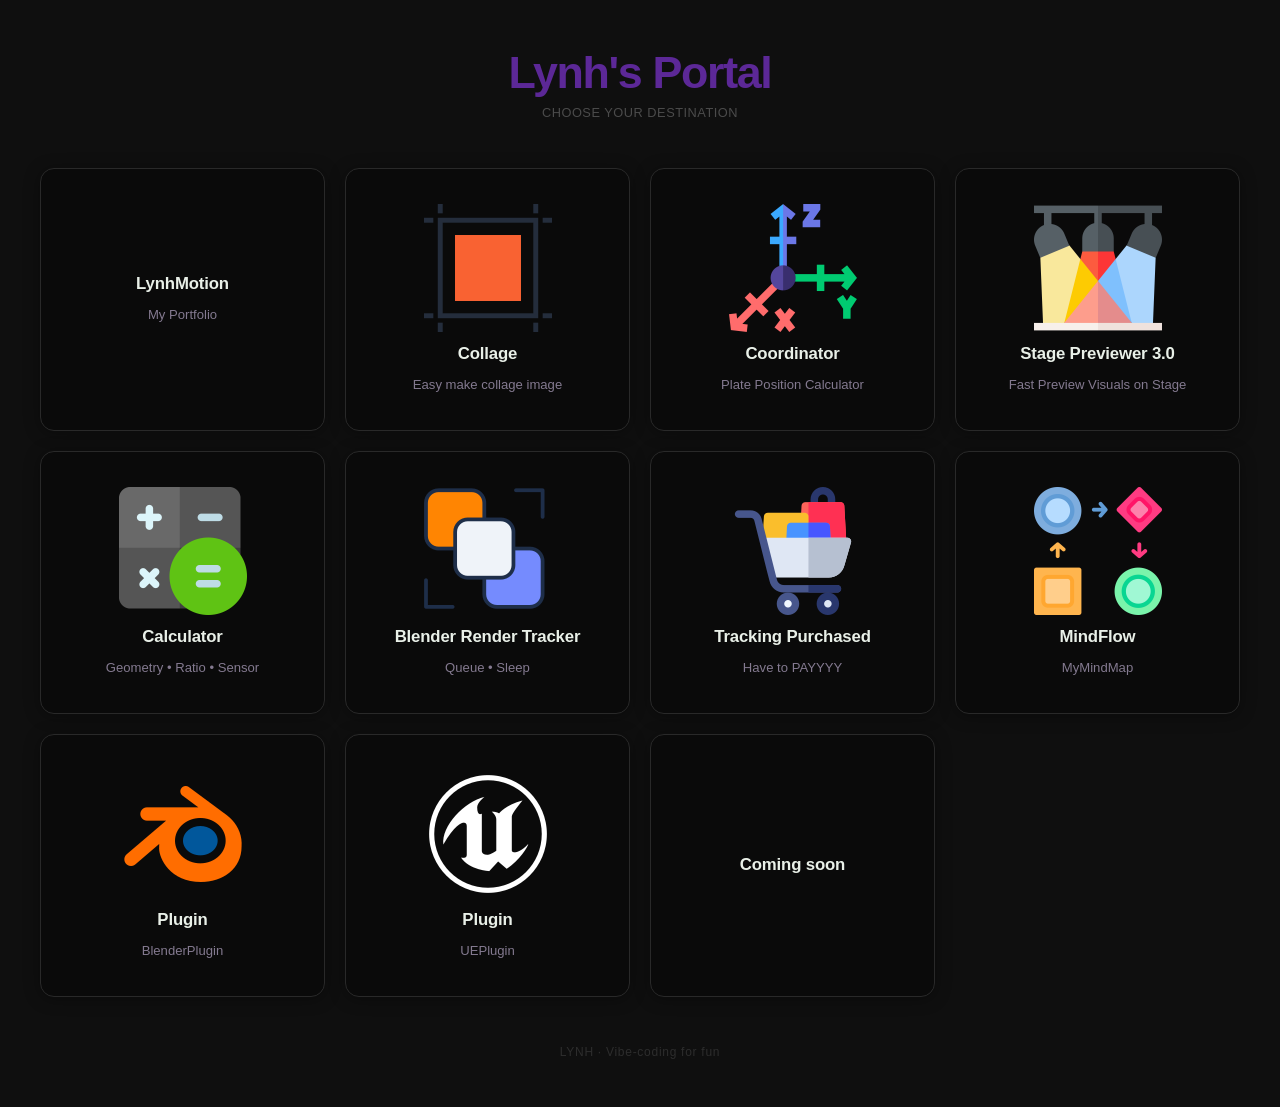
<file: index.html>
<!DOCTYPE html>
<html lang="en">
<head>
  <meta charset="UTF-8" />
  <meta name="viewport" content="width=device-width, initial-scale=1.0"/>
  <title>Portal</title>
  <link rel="stylesheet" href="theme.css" />
  <style>
    /* ── Layout ── */
    *, *::before, *::after { box-sizing: border-box; margin: 0; padding: 0; }

    body {
      min-height: 100vh;
      background: var(--bg);
      color: var(--text);
      font-family: var(--font-body);
      display: flex;
      flex-direction: column;
      align-items: center;
      padding: var(--space-xl) var(--space-md);
    }

    /* ── Header ── */
    header {
      width: 100%;
      max-width: var(--max-width);
      margin-bottom: var(--space-xl);
      text-align: center;
    }
    header h1 {
      font-family: var(--font-display);
      font-size: var(--size-title);
      font-weight: 700;
      letter-spacing: -0.03em;
      color: var(--accent);
      line-height: 1.1;
    }
    header p {
      margin-top: 0.5rem;
      font-size: var(--size-subtitle);
      color: var(--text-muted);
      letter-spacing: 0.04em;
    }

    /* ── Grid ── */
    .grid {
      display: grid;
      grid-template-columns: repeat(var(--cols), 1fr);
      gap: var(--gap);
      width: 100%;
      max-width: var(--max-width);
    }

    /* ── Card ── */
    .card {
      background: var(--card-bg);
      border: var(--card-border);
      border-radius: var(--radius);
      padding: var(--card-padding);
      display: flex;
      flex-direction: column;
      align-items: center;
      justify-content: center;
      gap: 0.75rem;
      cursor: pointer;
      text-decoration: none;
      color: inherit;
      position: relative;
      overflow: hidden;
      transition: transform 0.22s cubic-bezier(.22,1,.36,1),
                  box-shadow 0.22s cubic-bezier(.22,1,.36,1),
                  background 0.2s;
      min-height: var(--card-min-height);
      box-shadow: var(--card-shadow);
    }
    .card::before {
      content: '';
      position: absolute;
      inset: 0;
      background: var(--card-hover-overlay);
      opacity: 0;
      transition: opacity 0.2s;
    }
    .card:hover { transform: translateY(-6px) scale(1.02); box-shadow: var(--card-shadow-hover); }
    .card:hover::before { opacity: 1; }
    .card:active { transform: translateY(-2px) scale(0.99); }

    .card-icon {
      font-size: var(--icon-size);
      line-height: 1;
      filter: drop-shadow(0 2px 6px rgba(0,0,0,.18));
    }
    .card-img {
      width: var(--img-size);
      height: var(--img-size);
      object-fit: cover;
      border-radius: calc(var(--radius) - 4px);
    }
    .card-label {
      font-family: var(--font-display);
      font-size: var(--size-label);
      font-weight: 600;
      text-align: center;
      color: var(--card-label-color);
      letter-spacing: -0.01em;
      z-index: 1;
    }
    .card-desc {
      font-size: var(--size-desc);
      color: var(--card-desc-color);
      text-align: center;
      line-height: 1.4;
      z-index: 1;
    }

    /* ── Footer ── */
    footer {
      margin-top: var(--space-xl);
      font-size: 0.75rem;
      color: var(--text-muted);
      opacity: 0.5;
      letter-spacing: 0.06em;
    }

    /* ── Responsive ── */
    @media (max-width: 900px) {
      .grid { grid-template-columns: repeat(2, 1fr); }
    }
    @media (max-width: 540px) {
      .grid { grid-template-columns: 1fr; }
    }
  </style>
</head>
<body>

  <header>
    <h1>Lynh's Portal</h1>
    <p>CHOOSE YOUR DESTINATION</p>
  </header>

  <main class="grid" id="grid">

    <!-- ── Cards: edit href, icon/img, label, desc ── -->

    <a class="card" href="https://www.lynhmotion.com/" target="_blank" rel="noopener">
      <span class="card-label">LynhMotion</span>
      <span class="card-desc">My Portfolio</span>
    </a>

    <a class="card" href="apps/Collage/index.html">
      <img src="./ico/collage.png">
      <span class="card-label">Collage</span>
      <span class="card-desc">Easy make collage image</span>
    </a>

    <a class="card" href="apps/Coordinator/index.html">
      <img src="./ico/coordinator.png">
      <span class="card-label">Coordinator</span>
      <span class="card-desc">Plate Position Calculator</span>
    </a>

    <a class="card" href="apps/Stage Previewer 3.0/index.html">
      <img src="./ico/stage.png">
      <span class="card-label">Stage Previewer 3.0</span>
      <span class="card-desc">Fast Preview Visuals on Stage</span>
    </a>

    <a class="card" href="apps/Calculator/index.html">
      <img src="./ico/calculator.png">
      <span class="card-label">Calculator</span>
      <span class="card-desc">Geometry &bull; Ratio &bull; Sensor</span>
    </a>

    <a class="card" href="https://github.com/tuanlinhtinh/BlenderRenderTracker/" target="_blank" rel="noopener">
      <img src="./ico/blender.png">
      <span class="card-label">Blender Render Tracker</span>
      <span class="card-desc">Queue &bull; Sleep</span>
    </a>

    <a class="card" href="apps/Tracking Purchased/index.html">
      <img src="./ico/purchased.png">
      <span class="card-label">Tracking Purchased</span>
      <span class="card-desc">Have to PAYYYY</span>
    </a>

    <a class="card" href="apps/MindFlow/index.html">
      <img src="./ico/mindflow.png">
      <span class="card-label">MindFlow</span>
      <span class="card-desc">MyMindMap</span>
    </a>

    <a class="card" href="https://drive.google.com/drive/folders/1HLBQugIOfILdbnaJK7GIG8JCXyy4jz0P/" target="_blank" rel="noopener">
      <img src="./ico/Blenderplugin.png">
      <span class="card-label">Plugin</span>
      <span class="card-desc">BlenderPlugin</span>
    </a>

    <a class="card" href="https://drive.google.com/drive/folders/1iiPTS3exFBmb0zNisUmcjyZQlWP2-nuT/" target="_blank" rel="noopener">
      <img src="./ico/ue.png">
      <span class="card-label">Plugin</span>
      <span class="card-desc">UEPlugin</span>
    </a>

    <a class="card">
      <span class="card-label">Coming soon</span>
    </a>

    <!-- Add more cards here following the same pattern -->

  </main>

  <footer>LYNH · Vibe-coding for fun</footer>

</body>
</html>
</file>
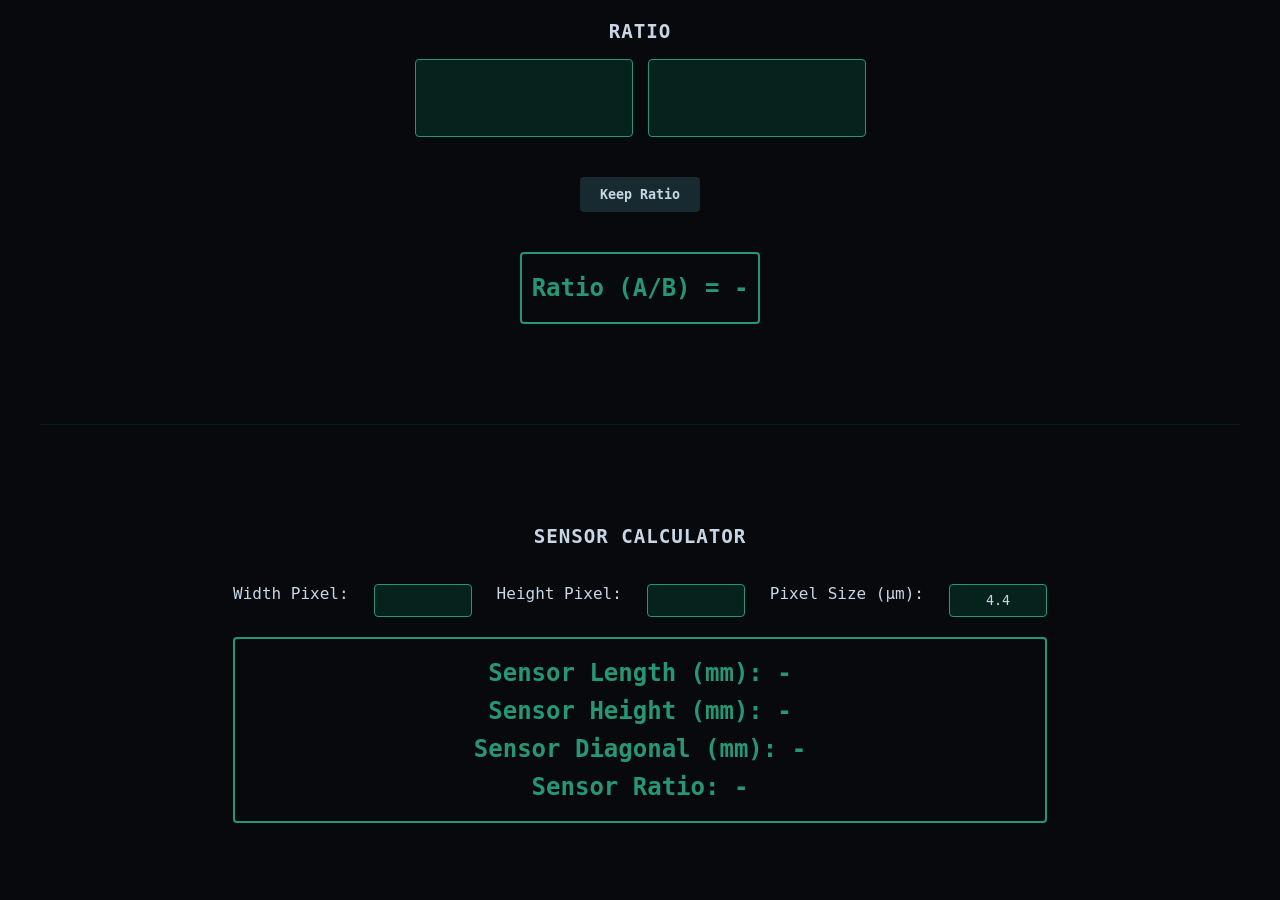
<file: apps/Calculator/index.html>
<!DOCTYPE html>
<html lang="en">
<head>
    <meta charset="UTF-8">
    <meta name="viewport" content="width=device-width, initial-scale=1.0">
    <title>Math Tools</title>
    <link rel="stylesheet" href="styles.css">
    <link href="https://fonts.googleapis.com/css2?family=Quicksand:wght@400;700&display=swap" rel="stylesheet">
    <style>
        /* Override tab-related styles to show both sections */
        .main-tabs {
            display: none;
        }

        .main-tab-content {
            display: block !important;
        }

        .section-title {
            text-align: center;
            font-family: var(--font-num);
            font-weight: 700;
            font-size: 1.2rem;
            margin-bottom: 16px;
            letter-spacing: 0.05em;
        }

        /* Add a visual divider between sections */
        #sensor {
            margin-top: 100px;
            padding-top: 100px;
            border-top: 1px solid rgba(0,214,143,0.12);
        }
    </style>
</head>
<body>
    <div class="container">

        <!-- Ratio Section -->
        <div class="main-tab-content" id="ratio">
            <div class="section-title">RATIO</div>
            <div class="content-vertical">
                <div class="ratio-input-group">
                    <input type="number" id="ratio-a" oninput="updateRatio('a')" onchange="updateRatio('a')" min="0" class="ratio-input">
                    <input type="number" id="ratio-b" oninput="updateRatio('b')" onchange="updateRatio('b')" min="0" class="ratio-input">
                </div>
                <button class="keep-ratio-btn" id="keep-ratio-btn" onclick="keepRatio()">Keep Ratio</button>
                <div class="results-box">
                    <p>Ratio (A/B) = <span id="ratio-result">-</span></p>
                </div>
            </div>
        </div>

        <!-- Sensor Calculator Section -->
        <div class="main-tab-content" id="sensor">
            <div class="section-title">SENSOR CALCULATOR</div>
            <div class="content-vertical">
                <div class="image-section">
                </div>
                <div class="calc-section">
                    <div class="input-group">
                        <label>Width Pixel:</label>
                        <input type="number" id="sensor-width-pixel" oninput="calculateSensor()" min="0">
                        <label>Height Pixel:</label>
                        <input type="number" id="sensor-height-pixel" oninput="calculateSensor()" min="0">
                        <label>Pixel Size (µm):</label>
                        <input type="number" id="sensor-pixel-size" oninput="calculateSensor()" min="0" value="4.4">
                    </div>
                    <div class="results-box">
                        <p>Sensor Length (mm): <span id="sensor-length">-</span></p>
                        <p>Sensor Height (mm): <span id="sensor-height">-</span></p>
                        <p>Sensor Diagonal (mm): <span id="sensor-diagonal">-</span></p>
                        <p>Sensor Ratio: <span id="sensor-ratio">-</span></p>
                    </div>
                </div>
            </div>
        </div>

    </div>
    <script src="script.js"></script>
</body>
</html>
</file>
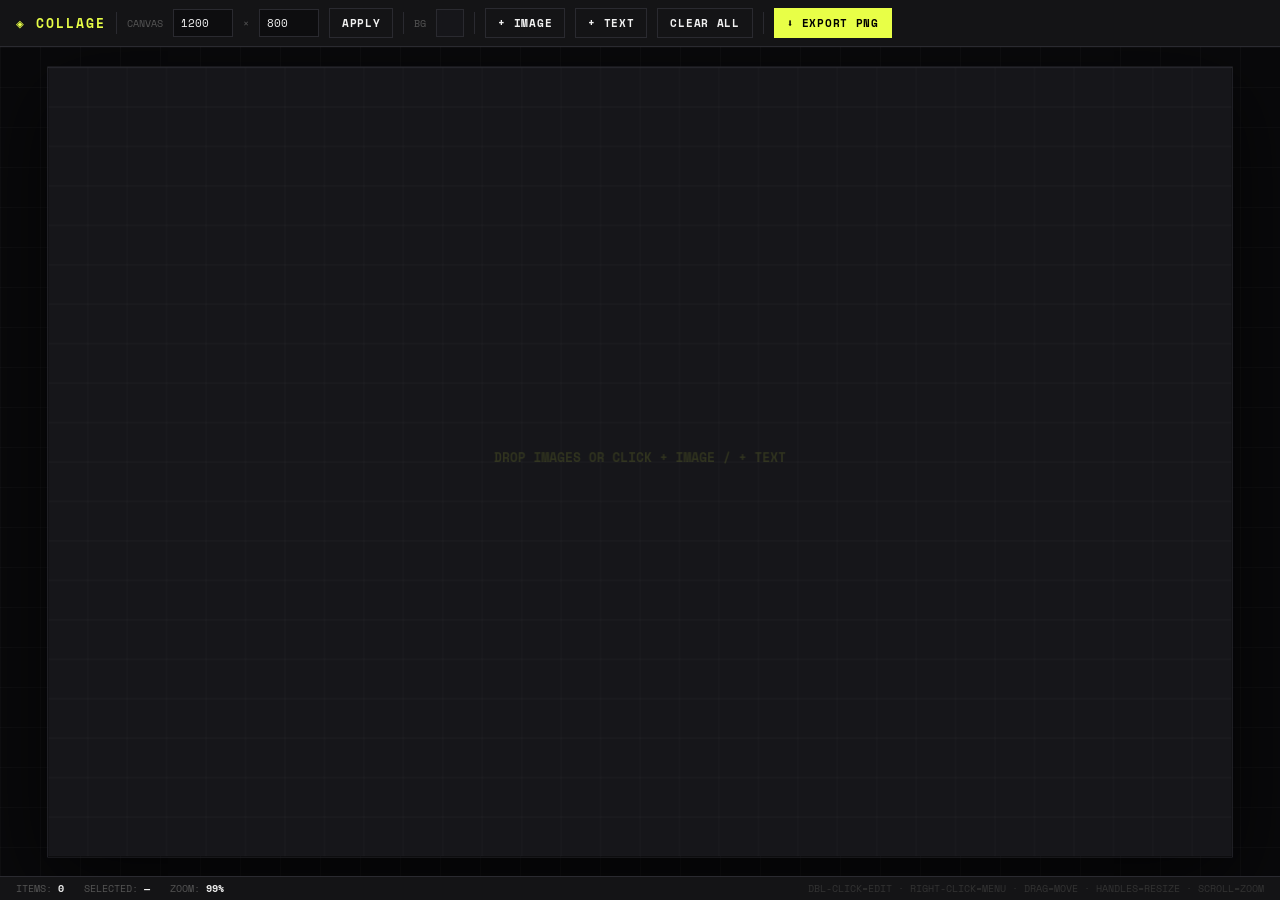
<file: apps/Collage/index.html>
<!DOCTYPE html>
<html lang="en">
<head>
<meta charset="UTF-8">
<meta name="viewport" content="width=device-width, initial-scale=1.0">
<title>Collage Studio</title>
<style>
@import url('https://fonts.googleapis.com/css2?family=Space+Mono:wght@400;700&family=Syne:wght@400;600;800&family=Playfair+Display:ital,wght@0,400;0,700;1,400&family=Bebas+Neue&family=Dancing+Script:wght@400;700&family=Oswald:wght@400;700&family=Merriweather:ital,wght@0,400;0,700;1,400&display=swap');
*,*::before,*::after{box-sizing:border-box;margin:0;padding:0}
:root{--bg:#0d0d0f;--surface:#141416;--panel:#1a1a1e;--border:#2a2a30;--accent:#e8ff47;--text:#f0f0f0;--muted:#555;}
body{font-family:'Syne',sans-serif;background:var(--bg);color:var(--text);display:flex;flex-direction:column;height:100vh;overflow:hidden;}

.topbar{display:flex;align-items:center;gap:10px;padding:8px 16px;background:var(--surface);border-bottom:1px solid var(--border);flex-shrink:0;flex-wrap:wrap;}
.logo{font-family:'Space Mono',monospace;font-weight:700;font-size:13px;color:var(--accent);letter-spacing:2px;white-space:nowrap;}
.sep{width:1px;height:22px;background:var(--border);flex-shrink:0;}
.btn{font-family:'Space Mono',monospace;font-size:11px;font-weight:700;letter-spacing:.7px;padding:6px 12px;border:1px solid var(--border);background:transparent;color:var(--text);cursor:pointer;transition:all .14s;white-space:nowrap;}
.btn:hover{border-color:var(--accent);color:var(--accent);}
.btn.primary{background:var(--accent);color:#000;border-color:var(--accent);}
.btn.primary:hover{background:#d4eb30;}
.lbl{font-size:10px;color:var(--muted);font-family:'Space Mono',monospace;white-space:nowrap;}
.num{font-family:'Space Mono',monospace;font-size:11px;background:var(--bg);border:1px solid var(--border);color:var(--text);padding:5px 7px;width:60px;outline:none;}
.num:focus{border-color:var(--accent);}
/* bg color swatch in topbar */
.bg-swatch{width:28px;height:28px;border:1px solid var(--border);cursor:pointer;position:relative;flex-shrink:0;transition:border-color .14s;}
.bg-swatch:hover{border-color:var(--accent);}
.bg-swatch input[type=color]{position:absolute;inset:0;opacity:0;cursor:pointer;width:100%;height:100%;}

.cwrap{flex:1;display:flex;align-items:center;justify-content:center;background:#09090b;overflow:hidden;position:relative;}
.grid-bg{position:absolute;inset:0;pointer-events:none;background-image:linear-gradient(rgba(255,255,255,.025) 1px,transparent 1px),linear-gradient(90deg,rgba(255,255,255,.025) 1px,transparent 1px);background-size:40px 40px;}
#cv{display:block;cursor:default;box-shadow:0 0 0 1px var(--border),0 24px 80px rgba(0,0,0,.7);}
.drop-ring{position:absolute;inset:0;pointer-events:none;z-index:10;border:2px dashed var(--accent);background:rgba(232,255,71,.04);display:none;align-items:center;justify-content:center;font-family:'Syne',sans-serif;font-weight:800;font-size:20px;letter-spacing:3px;color:var(--accent);}
.drop-ring.on{display:flex;}

.status{padding:4px 16px;background:var(--surface);border-top:1px solid var(--border);font-size:10px;font-family:'Space Mono',monospace;color:var(--muted);display:flex;gap:20px;flex-shrink:0;align-items:center;}
.status b{color:var(--text);}

/* ═══ SHARED POPUP BASE ═══ */
.backdrop{position:fixed;inset:0;background:rgba(0,0,0,.82);z-index:200;display:none;align-items:center;justify-content:center;}
.backdrop.on{display:flex;}
@keyframes popIn{from{opacity:0;transform:scale(.97)}to{opacity:1;transform:scale(1)}}

/* ═══ IMAGE EDIT POPUP ═══ */
.edit-popup{background:var(--surface);border:1px solid var(--border);display:flex;flex-direction:column;width:760px;max-width:96vw;max-height:92vh;box-shadow:0 32px 80px rgba(0,0,0,.9);animation:popIn .17s ease;}
.ep-head{display:flex;align-items:center;justify-content:space-between;padding:13px 18px;border-bottom:1px solid var(--border);flex-shrink:0;}
.ep-head h2{font-family:'Space Mono',monospace;font-size:12px;font-weight:700;letter-spacing:1.5px;color:var(--accent);}
.ep-close{background:none;border:none;color:var(--muted);font-size:18px;cursor:pointer;padding:2px 6px;}
.ep-close:hover{color:#fff;}
.ep-body{display:flex;flex:1;overflow:hidden;min-height:0;}
.mini-wrap{flex:1;background:#0a0a0c;position:relative;overflow:hidden;cursor:grab;}
#miniCv{display:block;position:absolute;top:0;left:0;}
#frameEl{position:absolute;border:2px solid var(--accent);pointer-events:none;z-index:4;box-shadow:0 0 0 9999px rgba(0,0,0,.55);}
.fh{position:absolute;width:12px;height:12px;background:#111;border:2px solid var(--accent);pointer-events:all;z-index:6;}
.fh[data-h=tl]{top:-6px;left:-6px;cursor:nwse-resize;}
.fh[data-h=tr]{top:-6px;right:-6px;cursor:nesw-resize;}
.fh[data-h=bl]{bottom:-6px;left:-6px;cursor:nesw-resize;}
.fh[data-h=br]{bottom:-6px;right:-6px;cursor:nwse-resize;}
.fh[data-h=tm]{top:-6px;left:calc(50% - 6px);cursor:ns-resize;}
.fh[data-h=bm]{bottom:-6px;left:calc(50% - 6px);cursor:ns-resize;}
.fh[data-h=ml]{left:-6px;top:calc(50% - 6px);cursor:ew-resize;}
.fh[data-h=mr]{right:-6px;top:calc(50% - 6px);cursor:ew-resize;}
.ep-panel{width:200px;flex-shrink:0;border-left:1px solid var(--border);display:flex;flex-direction:column;padding:14px;gap:10px;overflow-y:auto;}
.ep-title{font-family:'Space Mono',monospace;font-size:9px;letter-spacing:2px;color:var(--muted);text-transform:uppercase;margin-bottom:4px;}
.info-row{display:flex;justify-content:space-between;font-family:'Space Mono',monospace;font-size:10px;color:var(--muted);}
.info-row b{color:var(--text);}
.ep-sep{height:1px;background:var(--border);}
.preset-grid{display:grid;grid-template-columns:1fr 1fr;gap:5px;}
.pbtn{font-family:'Space Mono',monospace;font-size:9px;font-weight:700;padding:5px 0;border:1px solid var(--border);background:transparent;color:var(--muted);cursor:pointer;transition:all .13s;}
.pbtn:hover{border-color:var(--accent);color:var(--accent);}
.pbtn.on{border-color:var(--accent);color:var(--accent);background:rgba(232,255,71,.07);}
.ep-hint{font-family:'Space Mono',monospace;font-size:9px;color:var(--muted);line-height:1.7;}
.ep-hint b{color:var(--text);}
.ep-foot{display:flex;justify-content:flex-end;gap:8px;padding:11px 14px;border-top:1px solid var(--border);flex-shrink:0;}
/* radius slider inside ep-panel */
.sl-row{display:flex;align-items:center;gap:8px;}
.sl-lbl{font-family:'Space Mono',monospace;font-size:9px;color:var(--muted);width:40px;flex-shrink:0;}
.sl-val{font-family:'Space Mono',monospace;font-size:9px;color:var(--text);width:28px;text-align:right;flex-shrink:0;}
input[type=range]{flex:1;appearance:none;height:3px;background:var(--border);outline:none;cursor:pointer;}
input[type=range]::-webkit-slider-thumb{appearance:none;width:12px;height:12px;background:var(--accent);cursor:pointer;}

/* ═══ TEXT POPUP ═══ */
.text-popup{background:var(--surface);border:1px solid var(--border);width:500px;max-width:96vw;display:flex;flex-direction:column;box-shadow:0 32px 80px rgba(0,0,0,.9);animation:popIn .17s ease;}
.tp-head{display:flex;align-items:center;justify-content:space-between;padding:13px 18px;border-bottom:1px solid var(--border);}
.tp-head h2{font-family:'Space Mono',monospace;font-size:12px;font-weight:700;letter-spacing:1.5px;color:var(--accent);}
.tp-body{padding:16px;display:flex;flex-direction:column;gap:12px;}
.tp-row{display:flex;align-items:center;gap:10px;}
.tp-lbl{font-family:'Space Mono',monospace;font-size:10px;color:var(--muted);width:72px;flex-shrink:0;}
.tp-textarea{font-size:16px;background:var(--bg);border:1px solid var(--border);color:var(--text);padding:10px;resize:vertical;outline:none;min-height:70px;width:100%;font-family:inherit;}
.tp-textarea:focus{border-color:var(--accent);}
.tp-select{font-family:'Space Mono',monospace;font-size:11px;background:var(--bg);border:1px solid var(--border);color:var(--text);padding:5px 8px;outline:none;cursor:pointer;flex:1;}
.tp-select:focus{border-color:var(--accent);}
.tp-num{font-family:'Space Mono',monospace;font-size:11px;background:var(--bg);border:1px solid var(--border);color:var(--text);padding:5px 7px;width:68px;outline:none;}
.tp-num:focus{border-color:var(--accent);}
.color-swatch{width:32px;height:32px;border:1px solid var(--border);cursor:pointer;position:relative;flex-shrink:0;}
.color-swatch input[type=color]{position:absolute;inset:0;opacity:0;cursor:pointer;width:100%;height:100%;}
.tp-preview{background:var(--panel);border:1px solid var(--border);padding:14px;min-height:60px;display:flex;align-items:center;justify-content:center;overflow:hidden;}
.tp-foot{display:flex;justify-content:flex-end;gap:8px;padding:11px 16px;border-top:1px solid var(--border);}

/* context menu */
.ctx-menu{position:fixed;background:var(--surface);border:1px solid var(--border);display:none;flex-direction:column;z-index:300;min-width:170px;box-shadow:0 8px 32px rgba(0,0,0,.6);}
.ctx-menu.on{display:flex;}
.ctx-item{font-family:'Space Mono',monospace;font-size:11px;padding:8px 14px;cursor:pointer;color:var(--text);white-space:nowrap;border:none;background:none;text-align:left;}
.ctx-item:hover{background:var(--panel);color:var(--accent);}
.ctx-item.danger{color:#c44;}
.ctx-item.danger:hover{background:rgba(200,60,60,.12);color:#f55;}
.ctx-sep-c{height:1px;background:var(--border);margin:3px 0;}
</style>
</head>
<body>

<div class="topbar">
  <div class="logo">◈ COLLAGE</div>
  <div class="sep"></div>
  <span class="lbl">CANVAS</span>
  <input class="num" id="cvW" type="number" value="1200" min="200" max="8000">
  <span class="lbl">×</span>
  <input class="num" id="cvH" type="number" value="800" min="200" max="8000">
  <button class="btn" onclick="applySize()">APPLY</button>
  <div class="sep"></div>
  <!-- background color -->
  <span class="lbl">BG</span>
  <div class="bg-swatch" id="bgSwatch" title="Background color">
    <input type="color" id="bgColor" value="#16161a" oninput="changeBg(this.value)">
  </div>
  <div class="sep"></div>
  <button class="btn" onclick="triggerImport()">+ IMAGE</button>
  <button class="btn" onclick="openTextPopup()">+ TEXT</button>
  <button class="btn" onclick="clearAll()">CLEAR ALL</button>
  <div class="sep"></div>
  <button class="btn primary" onclick="exportPNG()">⬇ EXPORT PNG</button>
  <input type="file" id="fileInp" accept="image/*" multiple style="display:none" onchange="handleFiles(this)">
</div>

<div class="cwrap" id="cwrap">
  <div class="grid-bg"></div>
  <canvas id="cv"></canvas>
  <div class="drop-ring" id="dropRing">DROP IMAGES HERE</div>
</div>

<div class="status">
  <span>ITEMS: <b id="stCount">0</b></span>
  <span>SELECTED: <b id="stSel">—</b></span>
  <span>ZOOM: <b id="stZoom">100%</b></span>
  <span style="margin-left:auto;color:#333">DBL-CLICK=EDIT · RIGHT-CLICK=MENU · DRAG=MOVE · HANDLES=RESIZE · SCROLL=ZOOM</span>
</div>

<!-- IMAGE EDIT POPUP -->
<div class="backdrop" id="editBackdrop" onclick="bgClickEdit(event)">
  <div class="edit-popup">
    <div class="ep-head">
      <h2>PAN &amp; CROP</h2>
      <button class="ep-close" onclick="cancelEdit()">✕</button>
    </div>
    <div class="ep-body">
      <div class="mini-wrap" id="miniWrap">
        <canvas id="miniCv"></canvas>
        <div id="frameEl">
          <div class="fh" data-h="tl"></div><div class="fh" data-h="tr"></div>
          <div class="fh" data-h="bl"></div><div class="fh" data-h="br"></div>
          <div class="fh" data-h="tm"></div><div class="fh" data-h="bm"></div>
          <div class="fh" data-h="ml"></div><div class="fh" data-h="mr"></div>
        </div>
      </div>
      <div class="ep-panel">
        <div>
          <div class="ep-title">IMAGE INFO</div>
          <div class="info-row"><span>ORIGINAL</span><b id="iOrig">—</b></div>
          <div class="info-row"><span>FRAME</span><b id="iFrame">—</b></div>
          <div class="info-row"><span>IMG SCALE</span><b id="iScale">—</b></div>
        </div>
        <div class="ep-sep"></div>
        <div>
          <div class="ep-title">CORNER RADIUS</div>
          <div class="sl-row">
            <span class="sl-lbl">RADIUS</span>
            <input type="range" id="sl_radius" min="0" max="50" value="0" oninput="liveRadius(this.value)">
            <span class="sl-val" id="v_radius">0%</span>
          </div>
        </div>
        <div class="ep-sep"></div>
        <div>
          <div class="ep-title">FRAME RATIO</div>
          <div class="preset-grid">
            <button class="pbtn on" onclick="setRatio('free')">FREE</button>
            <button class="pbtn" onclick="setRatio('1:1')">1 : 1</button>
            <button class="pbtn" onclick="setRatio('4:3')">4 : 3</button>
            <button class="pbtn" onclick="setRatio('3:4')">3 : 4</button>
            <button class="pbtn" onclick="setRatio('16:9')">16 : 9</button>
            <button class="pbtn" onclick="setRatio('9:16')">9 : 16</button>
            <button class="pbtn" onclick="setRatio('3:2')">3 : 2</button>
            <button class="pbtn" onclick="setRatio('2:3')">2 : 3</button>
          </div>
        </div>
        <div class="ep-sep"></div>
        <div style="display:flex;flex-direction:column;gap:5px">
          <div class="ep-title">ACTIONS</div>
          <button class="btn" style="width:100%" onclick="resetView()">RESET VIEW</button>
          <button class="btn" style="width:100%" onclick="fitImgToFrame()">FIT TO FRAME</button>
          <button class="btn" style="width:100%" onclick="fillImgToFrame()">FILL FRAME</button>
        </div>
        <div class="ep-sep"></div>
        <div class="ep-hint"><b>DRAG</b> image to pan<br><b>SCROLL</b> to zoom image<br><b>HANDLES</b> resize frame<br>Frame = hole, no stretching</div>
      </div>
    </div>
    <div class="ep-foot">
      <button class="btn" style="border-color:#c33;color:#c33;margin-right:auto" onclick="deleteFromEdit()">DELETE</button>
      <button class="btn" onclick="cancelEdit()">CANCEL</button>
      <button class="btn primary" onclick="applyEdit()">APPLY</button>
    </div>
  </div>
</div>

<!-- TEXT POPUP -->
<div class="backdrop" id="textBackdrop" onclick="bgClickText(event)">
  <div class="text-popup">
    <div class="tp-head">
      <h2 id="textPopupTitle">ADD TEXT</h2>
      <button class="ep-close" onclick="closeTextPopup()">✕</button>
    </div>
    <div class="tp-body">
      <textarea class="tp-textarea" id="tp_content" placeholder="Type your text here..." oninput="previewText()"></textarea>
      <div class="tp-row">
        <span class="tp-lbl">FONT</span>
        <select class="tp-select" id="tp_font" onchange="previewText()">
          <option value="Syne">Syne</option>
          <option value="Space Mono">Space Mono</option>
          <option value="Playfair Display">Playfair Display</option>
          <option value="Playfair Display Italic">Playfair Display (Italic)</option>
          <option value="Bebas Neue">Bebas Neue</option>
          <option value="Dancing Script">Dancing Script</option>
          <option value="Oswald">Oswald</option>
          <option value="Merriweather">Merriweather</option>
          <option value="Georgia">Georgia</option>
          <option value="Arial">Arial</option>
          <option value="Impact">Impact</option>
          <option value="Courier New">Courier New</option>
        </select>
      </div>
      <div class="tp-row">
        <span class="tp-lbl">SIZE</span>
        <input class="tp-num" type="number" id="tp_size" value="48" min="8" max="400" oninput="previewText()">
        <span class="tp-lbl" style="width:auto">px &nbsp;&nbsp;</span>
        <span class="tp-lbl" style="width:auto">BOLD</span>
        <input type="checkbox" id="tp_bold" style="width:16px;height:16px;cursor:pointer;accent-color:var(--accent)" onchange="previewText()">
        <span class="tp-lbl" style="width:auto;margin-left:8px">ITALIC</span>
        <input type="checkbox" id="tp_italic" style="width:16px;height:16px;cursor:pointer;accent-color:var(--accent)" onchange="previewText()">
      </div>
      <div class="tp-row">
        <span class="tp-lbl">COLOR</span>
        <div class="color-swatch">
          <input type="color" id="tp_color" value="#ffffff" oninput="previewText()">
        </div>
        <span style="font-family:'Space Mono',monospace;font-size:10px;color:var(--muted);margin-left:4px" id="tp_colorVal">#ffffff</span>
        <span class="tp-lbl" style="width:auto;margin-left:16px">ALIGN</span>
        <select class="tp-select" id="tp_align" style="flex:none;width:90px" onchange="previewText()">
          <option value="left">Left</option>
          <option value="center" selected>Center</option>
          <option value="right">Right</option>
        </select>
      </div>
      <div class="tp-row">
        <span class="tp-lbl">LINE HT</span>
        <input type="range" id="tp_lh" min="80" max="200" value="120" style="flex:1" oninput="previewText()">
        <span class="tp-lbl" style="width:auto" id="tp_lhVal">1.2×</span>
      </div>
      <!-- live preview -->
      <div class="tp-preview" id="tp_preview" style="background:var(--panel)">
        <span id="tp_previewSpan" style="color:#fff;font-size:32px">Preview</span>
      </div>
    </div>
    <div class="tp-foot">
      <button class="btn" id="tp_delBtn" style="display:none;border-color:#c33;color:#c33;margin-right:auto" onclick="deleteText()">DELETE</button>
      <button class="btn" onclick="closeTextPopup()">CANCEL</button>
      <button class="btn primary" id="tp_applyBtn" onclick="applyText()">ADD TO CANVAS</button>
    </div>
  </div>
</div>

<!-- TEXT EDIT POPUP (inline style editing on canvas) -->

<!-- CONTEXT MENU -->
<div class="ctx-menu" id="ctxMenu">
  <button class="ctx-item" onclick="ctxEdit()">✏ Edit</button>
  <button class="ctx-item" onclick="ctxFront()">⬆ Bring to Front</button>
  <button class="ctx-item" onclick="ctxBack()">⬇ Send to Back</button>
  <div class="ctx-sep-c"></div>
  <button class="ctx-item danger" onclick="ctxDel()">✕ Delete</button>
</div>

<script>
// ════════════════════════════════════════════════════
// CANVAS SETUP
// ════════════════════════════════════════════════════
const cv  = document.getElementById('cv');
const ctx = cv.getContext('2d');
let CW = 1200, CH = 800;
cv.width = CW; cv.height = CH;
let bgColor = '#16161a';

let viewZoom = 1, vPX = 0, vPY = 0;

// ════════════════════════════════════════════════════
// ITEMS  — two types: 'img' | 'text'
// ════════════════════════════════════════════════════
/*
  IMG item:
    type:'img', id, el, natW, natH
    fx,fy,fw,fh        — frame (the hole)
    imgX,imgY,imgS     — image inside frame
    radius             — 0–50 (% of min(fw,fh)/2)

  TEXT item:
    type:'text', id
    fx,fy,fw,fh        — bounding box on canvas
    text               — string (may include \n)
    font, size, bold, italic, color, align, lineH
*/
let items = [], itemId = 0, selId = null;

// ════════════════════════════════════════════════════
// RENDER
// ════════════════════════════════════════════════════
function render() {
  ctx.clearRect(0, 0, CW, CH);
  ctx.fillStyle = bgColor;
  ctx.fillRect(0, 0, CW, CH);
  // grid
  ctx.save();
  ctx.strokeStyle = 'rgba(255,255,255,.03)'; ctx.lineWidth = 1;
  for (let x = 0; x <= CW; x += 40) { ctx.beginPath(); ctx.moveTo(x,0); ctx.lineTo(x,CH); ctx.stroke(); }
  for (let y = 0; y <= CH; y += 40) { ctx.beginPath(); ctx.moveTo(0,y); ctx.lineTo(CW,y); ctx.stroke(); }
  ctx.restore();

  items.forEach(it => {
    if (it.type === 'img') drawImg(it);
    else drawText(it);
    if (it.id === selId) drawSel(it);
  });

  if (items.length === 0) {
    ctx.fillStyle = 'rgba(232,255,71,.13)';
    ctx.font = 'bold 13px "Space Mono",monospace';
    const msg = 'DROP IMAGES OR CLICK + IMAGE / + TEXT';
    ctx.fillText(msg, CW/2 - ctx.measureText(msg).width/2, CH/2);
  }
}

function roundedRectPath(c, x, y, w, h, r) {
  r = Math.min(r, w/2, h/2);
  c.beginPath();
  c.moveTo(x+r, y);
  c.lineTo(x+w-r, y); c.arcTo(x+w, y, x+w, y+r, r);
  c.lineTo(x+w, y+h-r); c.arcTo(x+w, y+h, x+w-r, y+h, r);
  c.lineTo(x+r, y+h); c.arcTo(x, y+h, x, y+h-r, r);
  c.lineTo(x, y+r); c.arcTo(x, y, x+r, y, r);
  c.closePath();
}

function drawImg(it) {
  const r = (it.radius / 100) * Math.min(it.fw, it.fh) / 2;
  ctx.save();
  roundedRectPath(ctx, it.fx, it.fy, it.fw, it.fh, r);
  ctx.clip();
  ctx.drawImage(it.el, it.fx + it.imgX, it.fy + it.imgY, it.natW * it.imgS, it.natH * it.imgS);
  ctx.restore();
  // border
  const sel = it.id === selId;
  if (sel || it.radius > 0) {
    ctx.save();
    roundedRectPath(ctx, it.fx, it.fy, it.fw, it.fh, r);
    ctx.strokeStyle = sel ? '#e8ff47' : 'rgba(255,255,255,.0)';
    ctx.lineWidth = sel ? 2 : 0;
    if (sel) ctx.stroke();
    ctx.restore();
  } else if (sel) {
    ctx.strokeStyle = '#e8ff47'; ctx.lineWidth = 2;
    ctx.strokeRect(it.fx, it.fy, it.fw, it.fh);
  }
}

function drawText(it) {
  ctx.save();
  const fontStr = buildFontStr(it);
  ctx.font = fontStr;
  ctx.fillStyle = it.color;
  ctx.textBaseline = 'top';
  const lineH = it.size * (it.lineH / 100);
  const lines = it.text.split('\n');
  const totalH = lines.length * lineH;
  // vertical center inside bounding box
  let startY = it.fy + (it.fh - totalH) / 2;
  lines.forEach((line, i) => {
    const lw = ctx.measureText(line).width;
    let lx = it.fx;
    if (it.align === 'center') lx = it.fx + it.fw/2 - lw/2;
    else if (it.align === 'right') lx = it.fx + it.fw - lw;
    ctx.fillText(line, lx, startY + i * lineH);
  });
  ctx.restore();
}

function buildFontStr(it) {
  const style = (it.italic ? 'italic ' : '') + (it.bold ? 'bold ' : '');
  const family = it.font === 'Playfair Display Italic' ? "'Playfair Display'" : `'${it.font}',sans-serif`;
  return `${style}${it.size}px ${family}`;
}

function drawSel(it) {
  if (it.type === 'text') {
    ctx.strokeStyle = '#e8ff47'; ctx.lineWidth = 1.5;
    ctx.setLineDash([5,4]);
    ctx.strokeRect(it.fx - 4, it.fy - 4, it.fw + 8, it.fh + 8);
    ctx.setLineDash([]);
  }
  // handles for both
  handlePts(it).forEach(p => {
    ctx.fillStyle = '#111'; ctx.strokeStyle = '#e8ff47'; ctx.lineWidth = 1.5;
    ctx.beginPath(); ctx.rect(p.x-5,p.y-5,10,10); ctx.fill(); ctx.stroke();
  });
}

function handlePts(it) {
  const x = it.type === 'text' ? it.fx - 4 : it.fx;
  const y = it.type === 'text' ? it.fy - 4 : it.fy;
  const w = it.type === 'text' ? it.fw + 8 : it.fw;
  const h = it.type === 'text' ? it.fh + 8 : it.fh;
  return [
    {id:'tl',x,y}, {id:'tr',x:x+w,y},
    {id:'bl',x,y:y+h}, {id:'br',x:x+w,y:y+h},
    {id:'tm',x:x+w/2,y}, {id:'bm',x:x+w/2,y:y+h},
    {id:'ml',x,y:y+h/2}, {id:'mr',x:x+w,y:y+h/2},
  ];
}

// ════════════════════════════════════════════════════
// HIT TEST
// ════════════════════════════════════════════════════
function hitItem(cx, cy) {
  for (let i = items.length-1; i >= 0; i--) {
    const it = items[i];
    if (cx >= it.fx && cx <= it.fx+it.fw && cy >= it.fy && cy <= it.fy+it.fh) return it;
  }
  return null;
}
function hitHandle(it, cx, cy) {
  if (!it) return null;
  for (const p of handlePts(it)) if (Math.abs(cx-p.x)<=7 && Math.abs(cy-p.y)<=7) return p.id;
  return null;
}

// ════════════════════════════════════════════════════
// ITEM MANAGEMENT
// ════════════════════════════════════════════════════
function makeImgItem(el) {
  const nw = el.naturalWidth, nh = el.naturalHeight;
  const maxFW = CW * 0.42, maxFH = CH * 0.42;
  const s = Math.min(maxFW/nw, maxFH/nh, 1);
  const fw = Math.round(nw*s), fh = Math.round(nh*s);
  const pos = findFreeSpot(fw, fh);
  items.push({ type:'img', id:++itemId, el, natW:nw, natH:nh,
    fx:pos.x, fy:pos.y, fw, fh, imgX:0, imgY:0, imgS:s, radius:0 });
  syncStatus(); render();
}

function makeTextItem(text, font, size, bold, italic, color, align, lineH) {
  // measure bounding box
  const lines = text.split('\n');
  const tempIt = {type:'text',font,size,bold,italic,color,align,lineH};
  ctx.font = buildFontStr(tempIt);
  const maxW = Math.max(...lines.map(l => ctx.measureText(l).width));
  const fw = Math.max(80, Math.round(maxW) + 24);
  const fh = Math.max(size + 12, Math.round(lines.length * size * (lineH/100)) + 16);
  const pos = findFreeSpot(fw, fh);
  items.push({ type:'text', id:++itemId,
    fx:pos.x, fy:pos.y, fw, fh,
    text, font, size, bold, italic, color, align, lineH });
  syncStatus(); render();
}

function findFreeSpot(w, h) {
  for (let y = 0; y <= CH-h; y += 12)
    for (let x = 0; x <= CW-w; x += 12)
      if (items.every(it => !overlaps(x,y,w,h, it.fx,it.fy,it.fw,it.fh))) return {x,y};
  return {x:0, y:0};
}
function overlaps(ax,ay,aw,ah, bx,by,bw,bh) {
  return ax<bx+bw-1 && ax+aw-1>bx && ay<by+bh-1 && ay+ah-1>by;
}
function clampItem(it) {
  it.fx = Math.max(0, Math.min(CW-it.fw, it.fx));
  it.fy = Math.max(0, Math.min(CH-it.fh, it.fy));
}
function resolveCollisions(t, iters=5) {
  for (let i = 0; i < iters; i++) {
    let moved = false;
    for (const o of items) {
      if (o.id === t.id || !overlaps(t.fx,t.fy,t.fw,t.fh, o.fx,o.fy,o.fw,o.fh)) continue;
      const ox = Math.min(t.fx+t.fw-o.fx, o.fx+o.fw-t.fx);
      const oy = Math.min(t.fy+t.fh-o.fy, o.fy+o.fh-t.fy);
      if (ox < oy) t.fx += (t.fx+t.fw/2 < o.fx+o.fw/2) ? -ox : ox;
      else         t.fy += (t.fy+t.fh/2 < o.fy+o.fh/2) ? -oy : oy;
      moved = true;
    }
    clampItem(t); if (!moved) break;
  }
}
function clearAll() {
  if (items.length && !confirm('Remove all items?')) return;
  items = []; selId = null; syncStatus(); render();
}

// ════════════════════════════════════════════════════
// BACKGROUND COLOR
// ════════════════════════════════════════════════════
function changeBg(val) {
  bgColor = val;
  document.getElementById('bgSwatch').style.background = val;
  document.getElementById('tp_preview').style.background = val;
  render();
}
// init swatch
document.getElementById('bgSwatch').style.background = bgColor;

// ════════════════════════════════════════════════════
// VIEW / TRANSFORM
// ════════════════════════════════════════════════════
function fitCanvas() {
  const wr = document.getElementById('cwrap');
  viewZoom = Math.min((wr.clientWidth-40)/CW, (wr.clientHeight-40)/CH, 1);
  vPX = 0; vPY = 0; applyT();
}
function applyT() {
  cv.style.transform = `translate(${vPX}px,${vPY}px) scale(${viewZoom})`;
  cv.style.transformOrigin = '50% 50%';
  document.getElementById('stZoom').textContent = Math.round(viewZoom*100)+'%';
}
function toC(ex, ey) {
  const r = cv.getBoundingClientRect();
  return [(ex-r.left)/viewZoom, (ey-r.top)/viewZoom];
}
function applySize() {
  CW = +document.getElementById('cvW').value || 1200;
  CH = +document.getElementById('cvH').value || 800;
  cv.width = CW; cv.height = CH;
  items.forEach(it => clampItem(it));
  fitCanvas(); render();
}
document.getElementById('cwrap').addEventListener('wheel', e => {
  e.preventDefault();
  viewZoom = Math.min(Math.max(viewZoom*(e.deltaY<0?1.1:.9), .06), 8);
  applyT();
}, {passive:false});

// ════════════════════════════════════════════════════
// MAIN CANVAS MOUSE
// ════════════════════════════════════════════════════
let drag = null;
let vPanning = false, vpsx=0,vpsy=0,vpox=0,vpoy=0;

cv.addEventListener('dblclick', e => {
  const [cx,cy] = toC(e.clientX, e.clientY);
  const it = hitItem(cx, cy);
  if (it) {
    if (it.type === 'img') openEdit(it);
    else openTextPopupEdit(it);
  }
});

cv.addEventListener('mousedown', e => {
  hideCtx();
  if (e.button === 1) { startVPan(e); return; }
  if (e.button === 2) return;
  if (e.detail > 1) return;
  const [cx,cy] = toC(e.clientX, e.clientY);
  const sel = items.find(x => x.id === selId);
  if (sel) {
    const hnd = hitHandle(sel, cx, cy);
    if (hnd) {
      drag = {type:'resize', id:sel.id, hnd,
        sx:cx, sy:cy, ofx:sel.fx, ofy:sel.fy, ofw:sel.fw, ofh:sel.fh,
        oImgX: sel.type==='img'?sel.imgX:0, oImgY: sel.type==='img'?sel.imgY:0};
      return;
    }
  }
  const it = hitItem(cx, cy);
  if (it) {
    items = items.filter(x => x.id !== it.id); items.push(it);
    selId = it.id;
    drag = {type:'move', id:it.id, sx:cx, sy:cy, ofx:it.fx, ofy:it.fy};
    render();
  } else { selId = null; render(); }
});

cv.addEventListener('mousemove', e => {
  const [cx,cy] = toC(e.clientX, e.clientY);
  if (vPanning) { vPX = vpox+(e.clientX-vpsx); vPY = vpoy+(e.clientY-vpsy); applyT(); return; }
  const sel = items.find(x => x.id === selId);
  cv.style.cursor = (sel && hitHandle(sel,cx,cy)) ? 'nwse-resize' : hitItem(cx,cy) ? 'grab' : 'default';
  if (!drag) return;
  const dx = cx-drag.sx, dy = cy-drag.sy;
  if (drag.type === 'move') {
    const it = items.find(x => x.id === drag.id);
    it.fx = drag.ofx+dx; it.fy = drag.ofy+dy;
    clampItem(it); resolveCollisions(it); render(); syncStatus();
  } else if (drag.type === 'resize') {
    const it = items.find(x => x.id === drag.id);
    resizeItem(it, drag, cx, cy);
    clampItem(it); resolveCollisions(it); render(); syncStatus();
  }
});

cv.addEventListener('mouseup', () => drag = null);

cv.addEventListener('contextmenu', e => {
  e.preventDefault();
  const [cx,cy] = toC(e.clientX, e.clientY);
  const it = hitItem(cx, cy);
  if (it) { selId = it.id; render(); showCtx(e.clientX, e.clientY); }
});

document.addEventListener('mousemove', e => {
  if (vPanning) { vPX = vpox+(e.clientX-vpsx); vPY = vpoy+(e.clientY-vpsy); applyT(); }
});
document.addEventListener('mouseup', e => { if (e.button===1) vPanning=false; });
function startVPan(e) { vPanning=true; vpsx=e.clientX; vpsy=e.clientY; vpox=vPX; vpoy=vPY; }

function resizeItem(it, d, cx, cy) {
  const MIN = 20, dx = cx-d.sx, dy = cy-d.sy;
  const h = d.hnd;
  let nfx=d.ofx,nfy=d.ofy,nfw=d.ofw,nfh=d.ofh;
  if      (h==='br') { nfw=Math.max(MIN,d.ofw+dx); nfh=Math.max(MIN,d.ofh+dy); }
  else if (h==='tr') { nfw=Math.max(MIN,d.ofw+dx); const t2=Math.max(MIN,d.ofh-dy); nfy=d.ofy+d.ofh-t2; nfh=t2; }
  else if (h==='bl') { const l=Math.max(MIN,d.ofw-dx); nfx=d.ofx+d.ofw-l; nfw=l; nfh=Math.max(MIN,d.ofh+dy); }
  else if (h==='tl') { const l=Math.max(MIN,d.ofw-dx),t2=Math.max(MIN,d.ofh-dy); nfx=d.ofx+d.ofw-l; nfy=d.ofy+d.ofh-t2; nfw=l; nfh=t2; }
  else if (h==='tm') { const t2=Math.max(MIN,d.ofh-dy); nfy=d.ofy+d.ofh-t2; nfh=t2; }
  else if (h==='bm') { nfh=Math.max(MIN,d.ofh+dy); }
  else if (h==='ml') { const l=Math.max(MIN,d.ofw-dx); nfx=d.ofx+d.ofw-l; nfw=l; }
  else if (h==='mr') { nfw=Math.max(MIN,d.ofw+dx); }
  // for img: compensate imgX/Y when left/top moves so image stays visually still
  if (it.type === 'img') {
    it.imgX = d.oImgX + (d.ofx - nfx);
    it.imgY = d.oImgY + (d.ofy - nfy);
  }
  it.fx=nfx; it.fy=nfy; it.fw=nfw; it.fh=nfh;
}

document.addEventListener('keydown', e => {
  if (e.target.tagName === 'INPUT' || e.target.tagName === 'TEXTAREA' || e.target.tagName === 'SELECT') return;
  const anyOpen = document.getElementById('editBackdrop').classList.contains('on') ||
                  document.getElementById('textBackdrop').classList.contains('on');
  if (anyOpen) {
    if (e.key==='Escape') {
      if (document.getElementById('editBackdrop').classList.contains('on')) cancelEdit();
      if (document.getElementById('textBackdrop').classList.contains('on')) closeTextPopup();
    }
    return;
  }
  if ((e.key==='Delete'||e.key==='Backspace') && selId) {
    items = items.filter(x => x.id !== selId); selId=null; syncStatus(); render();
  }
  if (e.key==='Escape') { selId=null; render(); }
});

// ════════════════════════════════════════════════════
// IMPORT IMAGE
// ════════════════════════════════════════════════════
function triggerImport() { document.getElementById('fileInp').click(); }
function handleFiles(inp) { Array.from(inp.files).forEach(loadFile); inp.value=''; }
function loadFile(file) {
  if (!file.type.startsWith('image/')) return;
  const rd = new FileReader();
  rd.onload = ev => { const el=new Image(); el.onload=()=>makeImgItem(el); el.src=ev.target.result; };
  rd.readAsDataURL(file);
}
const cwrap = document.getElementById('cwrap');
const dropRing = document.getElementById('dropRing');
cwrap.addEventListener('dragover', e => { e.preventDefault(); dropRing.classList.add('on'); });
cwrap.addEventListener('dragleave', () => dropRing.classList.remove('on'));
cwrap.addEventListener('drop', e => {
  e.preventDefault(); dropRing.classList.remove('on');
  Array.from(e.dataTransfer.files).forEach(loadFile);
});

// ════════════════════════════════════════════════════
// TEXT POPUP
// ════════════════════════════════════════════════════
let textEditTarget = null, textEditSaved = null;

function openTextPopup() {
  textEditTarget = null; textEditSaved = null;
  document.getElementById('textPopupTitle').textContent = 'ADD TEXT';
  document.getElementById('tp_applyBtn').textContent = 'ADD TO CANVAS';
  document.getElementById('tp_delBtn').style.display = 'none';
  document.getElementById('tp_content').value = '';
  document.getElementById('tp_font').value = 'Syne';
  document.getElementById('tp_size').value = 48;
  document.getElementById('tp_bold').checked = false;
  document.getElementById('tp_italic').checked = false;
  document.getElementById('tp_color').value = '#ffffff';
  document.getElementById('tp_colorVal').textContent = '#ffffff';
  document.getElementById('tp_align').value = 'center';
  document.getElementById('tp_lh').value = 120;
  document.getElementById('tp_lhVal').textContent = '1.2×';
  document.getElementById('tp_preview').style.background = bgColor;
  previewText();
  document.getElementById('textBackdrop').classList.add('on');
}

function openTextPopupEdit(it) {
  textEditTarget = it;
  textEditSaved = {...it};
  document.getElementById('textPopupTitle').textContent = 'EDIT TEXT';
  document.getElementById('tp_applyBtn').textContent = 'APPLY';
  document.getElementById('tp_delBtn').style.display = 'block';
  document.getElementById('tp_content').value = it.text;
  document.getElementById('tp_font').value = it.font;
  document.getElementById('tp_size').value = it.size;
  document.getElementById('tp_bold').checked = it.bold;
  document.getElementById('tp_italic').checked = it.italic;
  document.getElementById('tp_color').value = it.color;
  document.getElementById('tp_colorVal').textContent = it.color;
  document.getElementById('tp_align').value = it.align;
  document.getElementById('tp_lh').value = it.lineH;
  document.getElementById('tp_lhVal').textContent = (it.lineH/100).toFixed(1)+'×';
  document.getElementById('tp_preview').style.background = bgColor;
  previewText();
  document.getElementById('textBackdrop').classList.add('on');
}

function previewText() {
  const text    = document.getElementById('tp_content').value || 'Preview';
  const font    = document.getElementById('tp_font').value;
  const size    = +document.getElementById('tp_size').value || 48;
  const bold    = document.getElementById('tp_bold').checked;
  const italic  = document.getElementById('tp_italic').checked;
  const color   = document.getElementById('tp_color').value;
  const align   = document.getElementById('tp_align').value;
  const lh      = +document.getElementById('tp_lh').value;
  document.getElementById('tp_colorVal').textContent = color;
  document.getElementById('tp_lhVal').textContent = (lh/100).toFixed(1)+'×';

  const span = document.getElementById('tp_previewSpan');
  const isItalicFont = font === 'Playfair Display Italic';
  const ff = isItalicFont ? "'Playfair Display',serif" : `'${font}',sans-serif,monospace`;
  span.style.fontFamily = ff;
  span.style.fontSize = Math.min(size, 64)+'px';
  span.style.fontWeight = bold ? '700' : '400';
  span.style.fontStyle = (italic || isItalicFont) ? 'italic' : 'normal';
  span.style.color = color;
  span.style.textAlign = align;
  span.style.lineHeight = (lh/100).toFixed(2);
  span.style.whiteSpace = 'pre-wrap';
  span.style.width = '100%';
  span.textContent = text;
}

function applyText() {
  const text   = document.getElementById('tp_content').value.trim();
  if (!text) { closeTextPopup(); return; }
  const font   = document.getElementById('tp_font').value;
  const size   = +document.getElementById('tp_size').value || 48;
  const bold   = document.getElementById('tp_bold').checked;
  const italic = document.getElementById('tp_italic').checked;
  const color  = document.getElementById('tp_color').value;
  const align  = document.getElementById('tp_align').value;
  const lineH  = +document.getElementById('tp_lh').value;

  if (textEditTarget) {
    // update existing
    Object.assign(textEditTarget, {text,font,size,bold,italic,color,align,lineH});
    // recalculate size
    ctx.font = buildFontStr(textEditTarget);
    const lines = text.split('\n');
    const maxW = Math.max(...lines.map(l => ctx.measureText(l).width));
    textEditTarget.fw = Math.max(80, Math.round(maxW)+24);
    textEditTarget.fh = Math.max(size+12, Math.round(lines.length * size * (lineH/100))+16);
    clampItem(textEditTarget);
    syncStatus(); render();
  } else {
    makeTextItem(text, font, size, bold, italic, color, align, lineH);
  }
  dismissTextPopup();
}

function deleteText() {
  if (textEditTarget) {
    items = items.filter(x => x.id !== textEditTarget.id);
    selId = null; syncStatus(); render();
  }
  dismissTextPopup();
}

// Called by CANCEL / backdrop click / Escape — reverts changes
function closeTextPopup() {
  if (textEditTarget && textEditSaved) Object.assign(textEditTarget, textEditSaved);
  dismissTextPopup();
}

// Just closes the popup without reverting (used after a successful apply)
function dismissTextPopup() {
  document.getElementById('textBackdrop').classList.remove('on');
  textEditTarget = null; textEditSaved = null;
  render();
}
function bgClickText(e) { if (e.target === document.getElementById('textBackdrop')) closeTextPopup(); }

// ════════════════════════════════════════════════════
// IMAGE EDIT POPUP
// ════════════════════════════════════════════════════
const miniWrap = document.getElementById('miniWrap');
const miniCv   = document.getElementById('miniCv');
const mctx     = miniCv.getContext('2d');
const frameEl  = document.getElementById('frameEl');

let eT = null, eSaved = null;
let activeRatio = 'free';
let miniDrag = null, resizeHnd = null;
let mScale = 1, mOX = 0, mOY = 0, mW = 0, mH = 0;

function openEdit(it) {
  eT = it;
  eSaved = {...it};
  activeRatio = 'free';
  document.querySelectorAll('.pbtn').forEach(b => b.classList.toggle('on', b.textContent.trim()==='FREE'));
  document.getElementById('sl_radius').value = it.radius;
  document.getElementById('v_radius').textContent = it.radius+'%';
  document.getElementById('editBackdrop').classList.add('on');
  requestAnimationFrame(() => requestAnimationFrame(initMini));
}

function initMini() {
  const wr = miniWrap.getBoundingClientRect();
  mW = Math.floor(wr.width); mH = Math.floor(wr.height);
  miniCv.width = mW; miniCv.height = mH;
  miniCv.style.width = mW+'px'; miniCv.style.height = mH+'px';
  const pad = 48;
  mScale = Math.min((mW-pad*2)/CW, (mH-pad*2)/CH);
  mOX = (mW - CW*mScale)/2; mOY = (mH - CH*mScale)/2;
  updateFrameEl(); renderMini(); updateInfo();
}

function c2m(cx,cy) { return [mOX+cx*mScale, mOY+cy*mScale]; }
function m2c(mx,my) { return [(mx-mOX)/mScale, (my-mOY)/mScale]; }
function frameMini() {
  const [fx,fy]=c2m(eT.fx,eT.fy);
  return {x:fx,y:fy,w:eT.fw*mScale,h:eT.fh*mScale};
}
function updateFrameEl() {
  const f = frameMini();
  const r = (eT.radius/100)*Math.min(eT.fw,eT.fh)/2;
  frameEl.style.left=f.x+'px'; frameEl.style.top=f.y+'px';
  frameEl.style.width=f.w+'px'; frameEl.style.height=f.h+'px';
  frameEl.style.borderRadius = r*mScale+'px';
}
function renderMini() {
  mctx.clearRect(0,0,mW,mH);
  mctx.fillStyle='#0a0a0c'; mctx.fillRect(0,0,mW,mH);
  const [cx0,cy0]=c2m(0,0);
  mctx.fillStyle=bgColor; mctx.fillRect(cx0,cy0,CW*mScale,CH*mScale);
  mctx.strokeStyle='rgba(255,255,255,.04)'; mctx.lineWidth=1;
  for(let x=0;x<=CW;x+=40){const [mx]=c2m(x,0);mctx.beginPath();mctx.moveTo(mx,cy0);mctx.lineTo(mx,cy0+CH*mScale);mctx.stroke();}
  for(let y=0;y<=CH;y+=40){const [,my]=c2m(0,y);mctx.beginPath();mctx.moveTo(cx0,my);mctx.lineTo(cx0+CW*mScale,my);mctx.stroke();}
  // other items
  items.forEach(it => {
    if (it.id===eT.id) return;
    if (it.type==='img') {
      const [tfx,tfy]=c2m(it.fx,it.fy);
      const rr=(it.radius/100)*Math.min(it.fw,it.fh)/2*mScale;
      mctx.save();
      roundedRectPath(mctx,tfx,tfy,it.fw*mScale,it.fh*mScale,rr); mctx.clip();
      mctx.drawImage(it.el,tfx+it.imgX*mScale,tfy+it.imgY*mScale,it.natW*it.imgS*mScale,it.natH*it.imgS*mScale);
      mctx.restore();
    }
  });
  // editing tile: ghost outside, bright inside
  const [efx,efy]=c2m(eT.fx,eT.fy);
  const dw=eT.natW*eT.imgS*mScale, dh=eT.natH*eT.imgS*mScale;
  mctx.globalAlpha=0.3;
  mctx.drawImage(eT.el, efx+eT.imgX*mScale, efy+eT.imgY*mScale, dw, dh);
  mctx.globalAlpha=1;
  const rr=(eT.radius/100)*Math.min(eT.fw,eT.fh)/2*mScale;
  mctx.save();
  roundedRectPath(mctx,efx,efy,eT.fw*mScale,eT.fh*mScale,rr); mctx.clip();
  mctx.drawImage(eT.el, efx+eT.imgX*mScale, efy+eT.imgY*mScale, dw, dh);
  mctx.restore();
}
function updateInfo() {
  document.getElementById('iOrig').textContent  = `${eT.natW}×${eT.natH}`;
  document.getElementById('iFrame').textContent = `${Math.round(eT.fw)}×${Math.round(eT.fh)}`;
  document.getElementById('iScale').textContent = Math.round(eT.imgS*100)+'%';
}

function liveRadius(val) {
  eT.radius = +val;
  document.getElementById('v_radius').textContent = val+'%';
  updateFrameEl(); renderMini(); render();
}

miniWrap.addEventListener('mousedown', e => {
  if (e.target.classList.contains('fh')) {
    resizeHnd = e.target.getAttribute('data-h');
    miniDrag = {type:'frame-resize',sx:e.clientX,sy:e.clientY,
      ofx:eT.fx,ofy:eT.fy,ofw:eT.fw,ofh:eT.fh,oImgX:eT.imgX,oImgY:eT.imgY};
    e.preventDefault(); return;
  }
  miniDrag = {type:'pan',sx:e.clientX,sy:e.clientY,oImgX:eT.imgX,oImgY:eT.imgY};
  e.preventDefault();
});

document.addEventListener('mousemove', e => {
  if (!miniDrag) return;
  const dmx=e.clientX-miniDrag.sx, dmy=e.clientY-miniDrag.sy;
  const dcx=dmx/mScale, dcy=dmy/mScale;
  if (miniDrag.type==='pan') {
    eT.imgX=miniDrag.oImgX+dcx; eT.imgY=miniDrag.oImgY+dcy;
    updateFrameEl(); renderMini(); updateInfo(); render();
  } else if (miniDrag.type==='frame-resize') {
    resizeFrameMini(dmx, dmy);
    updateFrameEl(); renderMini(); updateInfo(); render();
  }
});
document.addEventListener('mouseup', () => { miniDrag=null; resizeHnd=null; });

miniWrap.addEventListener('wheel', e => {
  e.preventDefault();
  const wr=miniWrap.getBoundingClientRect();
  const [cx,cy]=m2c(e.clientX-wr.left, e.clientY-wr.top);
  const relX=cx-eT.fx, relY=cy-eT.fy;
  const imgRelX=relX-eT.imgX, imgRelY=relY-eT.imgY;
  const factor=e.deltaY<0?1.1:.9;
  const newS=Math.max(.02,Math.min(20,eT.imgS*factor));
  eT.imgX=relX-imgRelX*(newS/eT.imgS);
  eT.imgY=relY-imgRelY*(newS/eT.imgS);
  eT.imgS=newS;
  updateFrameEl(); renderMini(); updateInfo(); render();
},{passive:false});

function resizeFrameMini(dmx,dmy) {
  const dx=dmx/mScale, dy=dmy/mScale;
  const MIN=20/mScale, h=resizeHnd;
  let nfx=miniDrag.ofx,nfy=miniDrag.ofy,nfw=miniDrag.ofw,nfh=miniDrag.ofh;
  if      (h==='br'){nfw=Math.max(MIN,miniDrag.ofw+dx);nfh=Math.max(MIN,miniDrag.ofh+dy);}
  else if (h==='tr'){nfw=Math.max(MIN,miniDrag.ofw+dx);const t2=Math.max(MIN,miniDrag.ofh-dy);nfy=miniDrag.ofy+miniDrag.ofh-t2;nfh=t2;}
  else if (h==='bl'){const l=Math.max(MIN,miniDrag.ofw-dx);nfx=miniDrag.ofx+miniDrag.ofw-l;nfw=l;nfh=Math.max(MIN,miniDrag.ofh+dy);}
  else if (h==='tl'){const l=Math.max(MIN,miniDrag.ofw-dx),t2=Math.max(MIN,miniDrag.ofh-dy);nfx=miniDrag.ofx+miniDrag.ofw-l;nfy=miniDrag.ofy+miniDrag.ofh-t2;nfw=l;nfh=t2;}
  else if (h==='tm'){const t2=Math.max(MIN,miniDrag.ofh-dy);nfy=miniDrag.ofy+miniDrag.ofh-t2;nfh=t2;}
  else if (h==='bm'){nfh=Math.max(MIN,miniDrag.ofh+dy);}
  else if (h==='ml'){const l=Math.max(MIN,miniDrag.ofw-dx);nfx=miniDrag.ofx+miniDrag.ofw-l;nfw=l;}
  else if (h==='mr'){nfw=Math.max(MIN,miniDrag.ofw+dx);}
  if (activeRatio!=='free') {
    const [ra,rb]=activeRatio.split(':').map(Number), asp=ra/rb;
    if (['ml','mr'].includes(h)) nfh=nfw/asp;
    else if (['tm','bm'].includes(h)) nfw=nfh*asp;
    else nfh=nfw/asp;
    if (h==='tl'||h==='ml') nfx=miniDrag.ofx+miniDrag.ofw-nfw;
    if (h==='tl'||h==='tm') nfy=miniDrag.ofy+miniDrag.ofh-nfh;
    if (h==='tr') nfy=miniDrag.ofy+miniDrag.ofh-nfh;
    if (h==='bl') nfx=miniDrag.ofx+miniDrag.ofw-nfw;
  }
  eT.imgX=miniDrag.oImgX+(miniDrag.ofx-nfx);
  eT.imgY=miniDrag.oImgY+(miniDrag.ofy-nfy);
  eT.fx=nfx;eT.fy=nfy;eT.fw=Math.max(MIN,nfw);eT.fh=Math.max(MIN,nfh);
}

function setRatio(r) {
  activeRatio=r;
  document.querySelectorAll('.pbtn').forEach(b=>{
    const lbl=b.getAttribute('onclick').match(/'([^']+)'/)[1];
    b.classList.toggle('on',lbl===r);
  });
  if (r==='free') return;
  const [ra,rb]=r.split(':').map(Number), asp=ra/rb;
  const nfw=eT.fw, nfh=nfw/asp;
  const cx2=eT.fx+eT.fw/2, cy2=eT.fy+eT.fh/2;
  const oldFX=eT.fx,oldFY=eT.fy;
  eT.fx=cx2-nfw/2;eT.fy=cy2-nfh/2;eT.fw=nfw;eT.fh=nfh;
  eT.imgX+=oldFX-eT.fx;eT.imgY+=oldFY-eT.fy;
  clampItem(eT); updateFrameEl(); renderMini(); updateInfo();
}
function resetView() {
  const s=Math.min(eT.fw/eT.natW,eT.fh/eT.natH);
  eT.imgS=s;eT.imgX=(eT.fw-eT.natW*s)/2;eT.imgY=(eT.fh-eT.natH*s)/2;
  updateFrameEl();renderMini();updateInfo();render();
}
function fitImgToFrame() {
  const s=Math.min(eT.fw/eT.natW,eT.fh/eT.natH);
  eT.imgS=s;eT.imgX=(eT.fw-eT.natW*s)/2;eT.imgY=(eT.fh-eT.natH*s)/2;
  updateFrameEl();renderMini();updateInfo();render();
}
function fillImgToFrame() {
  const s=Math.max(eT.fw/eT.natW,eT.fh/eT.natH);
  eT.imgS=s;eT.imgX=(eT.fw-eT.natW*s)/2;eT.imgY=(eT.fh-eT.natH*s)/2;
  updateFrameEl();renderMini();updateInfo();render();
}
function cancelEdit() {
  if (eSaved&&eT) Object.assign(eT,eSaved);
  document.getElementById('editBackdrop').classList.remove('on');
  eT=null;eSaved=null;render();
}
function applyEdit() {
  clampItem(eT);resolveCollisions(eT);
  syncStatus();render();
  document.getElementById('editBackdrop').classList.remove('on');
  eT=null;eSaved=null;
}
function deleteFromEdit() {
  items=items.filter(x=>x.id!==eT.id);selId=null;
  syncStatus();render();
  document.getElementById('editBackdrop').classList.remove('on');
  eT=null;eSaved=null;
}
function bgClickEdit(e){if(e.target===document.getElementById('editBackdrop'))cancelEdit();}

// ════════════════════════════════════════════════════
// CONTEXT MENU
// ════════════════════════════════════════════════════
const ctxMenu=document.getElementById('ctxMenu');
function showCtx(x,y){ctxMenu.style.left=x+'px';ctxMenu.style.top=y+'px';ctxMenu.classList.add('on');}
function hideCtx(){ctxMenu.classList.remove('on');}
document.addEventListener('click',hideCtx);
function ctxEdit(){
  const it=items.find(x=>x.id===selId);
  if(it){ if(it.type==='img') openEdit(it); else openTextPopupEdit(it); }
  hideCtx();
}
function ctxFront(){if(!selId)return;const it=items.find(x=>x.id===selId);if(it){items=items.filter(x=>x.id!==selId);items.push(it);}render();hideCtx();}
function ctxBack(){if(!selId)return;const it=items.find(x=>x.id===selId);if(it){items=items.filter(x=>x.id!==selId);items.unshift(it);}render();hideCtx();}
function ctxDel(){items=items.filter(x=>x.id!==selId);selId=null;syncStatus();render();hideCtx();}

// ════════════════════════════════════════════════════
// EXPORT
// ════════════════════════════════════════════════════
function exportPNG() {
  const off=document.createElement('canvas');
  off.width=CW;off.height=CH;
  const oc=off.getContext('2d');
  oc.fillStyle=bgColor;oc.fillRect(0,0,CW,CH);
  items.forEach(it=>{
    if(it.type==='img'){
      const r=(it.radius/100)*Math.min(it.fw,it.fh)/2;
      oc.save();
      roundedRectPath(oc,it.fx,it.fy,it.fw,it.fh,r);oc.clip();
      oc.drawImage(it.el,it.fx+it.imgX,it.fy+it.imgY,it.natW*it.imgS,it.natH*it.imgS);
      oc.restore();
    } else {
      oc.save();
      oc.font=buildFontStr(it);oc.fillStyle=it.color;oc.textBaseline='top';
      const lineH=it.size*(it.lineH/100);
      const lines=it.text.split('\n');
      const totalH=lines.length*lineH;
      let startY=it.fy+(it.fh-totalH)/2;
      lines.forEach((line,i)=>{
        const lw=oc.measureText(line).width;
        let lx=it.fx;
        if(it.align==='center') lx=it.fx+it.fw/2-lw/2;
        else if(it.align==='right') lx=it.fx+it.fw-lw;
        oc.fillText(line,lx,startY+i*lineH);
      });
      oc.restore();
    }
  });
  const a=document.createElement('a');
  a.download='collage.png';a.href=off.toDataURL('image/png');a.click();
}

// ════════════════════════════════════════════════════
// UTIL
// ════════════════════════════════════════════════════
function syncStatus(){
  document.getElementById('stCount').textContent=items.length;
  const sel=items.find(x=>x.id===selId);
  if(!sel){document.getElementById('stSel').textContent='—';return;}
  if(sel.type==='img') document.getElementById('stSel').textContent=`IMG ${Math.round(sel.fw)}×${Math.round(sel.fh)}`;
  else document.getElementById('stSel').textContent=`TEXT "${sel.text.slice(0,12)}${sel.text.length>12?'…':''}"`;
}
window.addEventListener('load',()=>{fitCanvas();render();});
window.addEventListener('resize',()=>{fitCanvas();render();});
</script>
</body>
</html>
</file>
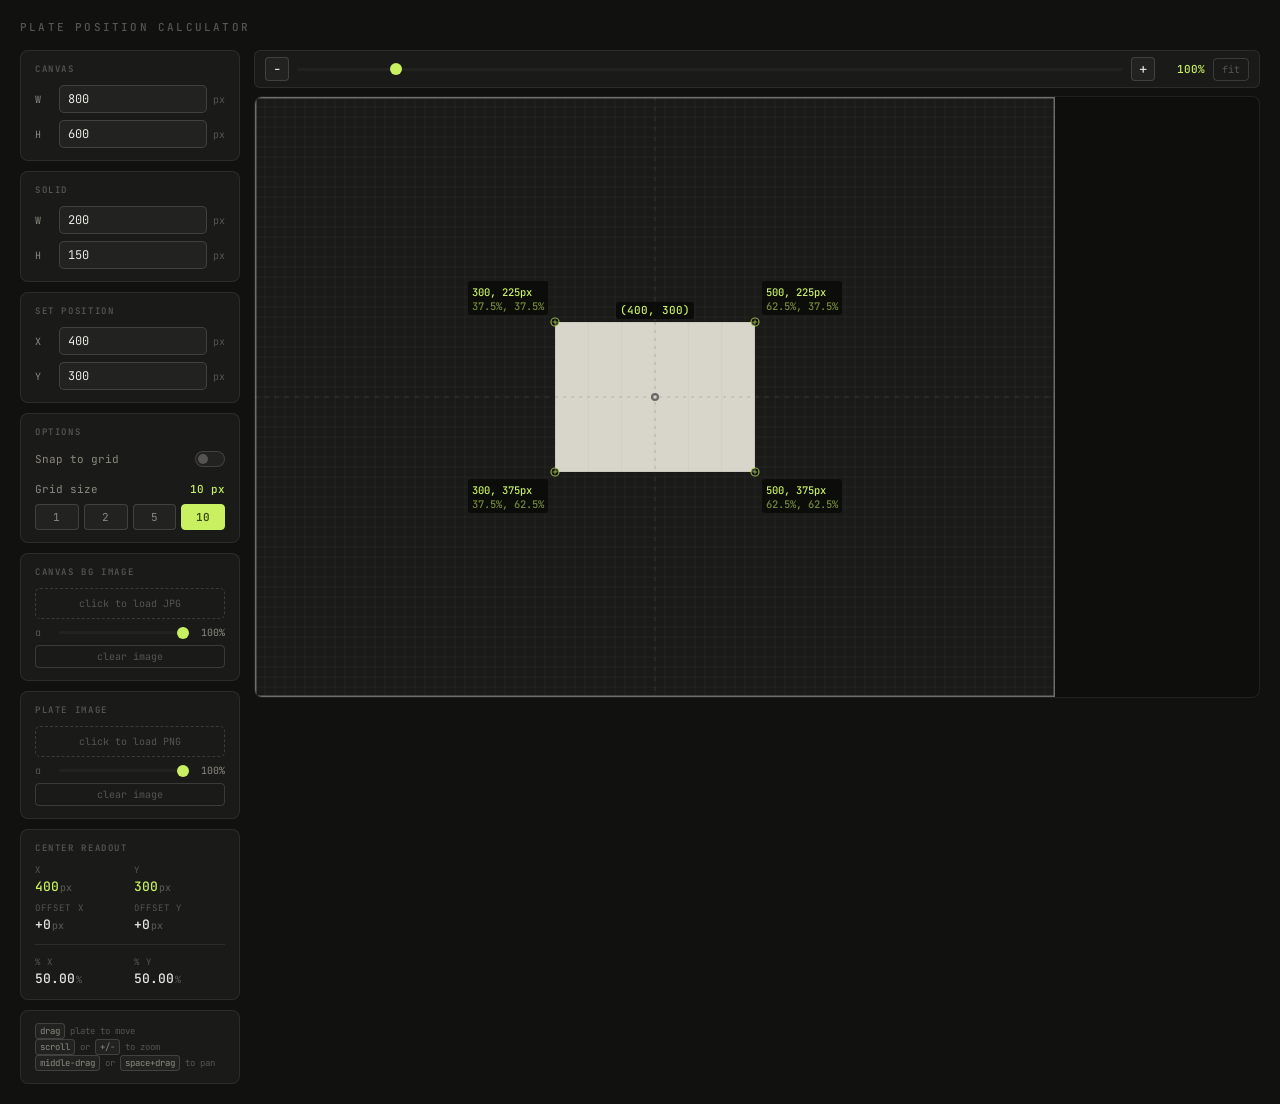
<file: apps/Coordinator/index.html>
<!DOCTYPE html>
<html lang="en">
<head>
<meta charset="UTF-8">
<meta name="viewport" content="width=device-width, initial-scale=1.0">
<title>Plate Position Calculator</title>
<link href="https://fonts.googleapis.com/css2?family=JetBrains+Mono:wght@400;500;600&display=swap" rel="stylesheet">
<style>
*, *::before, *::after { box-sizing: border-box; margin: 0; padding: 0; }
:root {
  --bg: #111210; --surface: #1a1b18; --surface2: #222320;
  --border: rgba(255,255,255,0.08); --border2: rgba(255,255,255,0.14);
  --text: #e8e6e0; --text2: #8a887f; --text3: #555450;
  --accent: #c8f060; --accent-text: #3a4a08;
  --mono: 'JetBrains Mono','Courier New',monospace;
}
body { font-family: var(--mono); background: var(--bg); color: var(--text); min-height: 100vh; padding: 20px; }
h1 { font-size: 11px; font-weight: 500; letter-spacing: 0.2em; text-transform: uppercase; color: var(--text3); margin-bottom: 16px; }
.layout { display: flex; gap: 14px; align-items: flex-start; flex-wrap: wrap; }

.sidebar { width: 220px; flex-shrink: 0; display: flex; flex-direction: column; gap: 10px; }
.panel { background: var(--surface); border: 0.5px solid var(--border); border-radius: 8px; padding: 12px 14px; }
.panel-label { font-size: 9px; font-weight: 600; letter-spacing: 0.18em; text-transform: uppercase; color: var(--text3); margin-bottom: 10px; }
.row { display: flex; gap: 6px; align-items: center; margin-bottom: 7px; }
.row:last-child { margin-bottom: 0; }
.row-label { font-size: 10px; color: var(--text2); width: 18px; flex-shrink: 0; }
input[type="number"] {
  background: var(--surface2); border: 0.5px solid var(--border2); border-radius: 5px;
  color: var(--text); font-family: var(--mono); font-size: 12px; padding: 5px 8px; width: 100%;
  outline: none; -moz-appearance: textfield; transition: border-color 0.15s;
}
input[type="number"]::-webkit-inner-spin-button,
input[type="number"]::-webkit-outer-spin-button { -webkit-appearance: none; }
input[type="number"]:focus { border-color: var(--accent); }
.sep { font-size: 10px; color: var(--text3); flex-shrink: 0; }

.toggle-row { display: flex; align-items: center; justify-content: space-between; cursor: pointer; padding: 3px 0; }
.toggle-label { font-size: 11px; color: var(--text2); }
.toggle { width: 30px; height: 16px; background: var(--surface2); border: 0.5px solid var(--border2); border-radius: 8px; position: relative; transition: background 0.2s, border-color 0.2s; flex-shrink: 0; }
.toggle.on { background: var(--accent); border-color: var(--accent); }
.toggle::after { content:''; position: absolute; top: 2px; left: 2px; width: 10px; height: 10px; border-radius: 50%; background: var(--text3); transition: left 0.18s, background 0.2s; }
.toggle.on::after { left: 16px; background: var(--accent-text); }

.grid-btns { display: flex; gap: 5px; margin-top: 8px; }
.grid-btn {
  flex: 1; padding: 5px 2px; font-family: var(--mono); font-size: 11px;
  background: var(--surface2); border: 0.5px solid var(--border2); border-radius: 4px;
  color: var(--text2); cursor: pointer; text-align: center; transition: background 0.12s, color 0.12s, border-color 0.12s;
}
.grid-btn:hover { background: #2a2b28; color: var(--text); }
.grid-btn.active { background: var(--accent); border-color: var(--accent); color: var(--accent-text); font-weight: 600; }

.upload-zone {
  border: 0.5px dashed var(--border2); border-radius: 5px; padding: 8px;
  text-align: center; cursor: pointer; font-size: 10px; color: var(--text3);
  transition: border-color 0.15s, color 0.15s; position: relative; overflow: hidden;
}
.upload-zone:hover { border-color: var(--accent); color: var(--text2); }
.upload-zone input { position: absolute; inset: 0; opacity: 0; cursor: pointer; }
.upload-zone.has-img { color: var(--accent); border-color: rgba(200,240,96,0.3); }
.opacity-row { display: flex; align-items: center; gap: 8px; margin-top: 7px; }
.opacity-row label { font-size: 10px; color: var(--text3); flex-shrink: 0; width: 16px; }
input[type="range"] {
  flex: 1; height: 3px; -webkit-appearance: none; appearance: none;
  background: var(--surface2); border-radius: 2px; outline: none; cursor: pointer;
}
input[type="range"]::-webkit-slider-thumb {
  -webkit-appearance: none; width: 12px; height: 12px; border-radius: 50%;
  background: var(--accent); cursor: pointer;
}
input[type="range"]::-moz-range-thumb {
  width: 12px; height: 12px; border-radius: 50%; background: var(--accent); cursor: pointer; border: none;
}
.opacity-val { font-size: 10px; color: var(--text2); width: 28px; text-align: right; flex-shrink: 0; }
.clear-btn {
  margin-top: 6px; width: 100%; padding: 4px; font-family: var(--mono); font-size: 10px;
  background: transparent; border: 0.5px solid var(--border2); border-radius: 4px;
  color: var(--text3); cursor: pointer; transition: color 0.12s, border-color 0.12s;
}
.clear-btn:hover { color: var(--text); border-color: var(--border2); }

.readout-grid { display: grid; grid-template-columns: 1fr 1fr; gap: 7px; }
.readout-cell { display: flex; flex-direction: column; gap: 2px; }
.readout-key { font-size: 9px; color: var(--text3); letter-spacing: 0.12em; text-transform: uppercase; }
.readout-val { font-size: 13px; font-weight: 500; color: var(--text); }
.readout-val.accent { color: var(--accent); }
.readout-unit { font-size: 10px; color: var(--text3); margin-left: 1px; }
.readout-full { grid-column: 1 / -1; }
.divider { height: 0.5px; background: var(--border); margin: 4px 0; }

.hint-row { font-size: 9px; color: var(--text3); line-height: 1.8; }
.hint-row kbd { background: var(--surface2); border: 0.5px solid var(--border2); border-radius: 3px; padding: 1px 4px; font-family: var(--mono); font-size: 9px; color: var(--text2); }

/* viewport */
.viewport-outer { flex: 1; min-width: 300px; display: flex; flex-direction: column; gap: 8px; }

/* zoom toolbar */
.zoom-bar {
  display: flex; align-items: center; gap: 8px;
  background: var(--surface); border: 0.5px solid var(--border); border-radius: 6px;
  padding: 6px 10px;
}
.zoom-btn {
  width: 24px; height: 24px; border-radius: 4px; border: 0.5px solid var(--border2);
  background: var(--surface2); color: var(--text); font-family: var(--mono); font-size: 14px;
  cursor: pointer; display: flex; align-items: center; justify-content: center;
  transition: background 0.12s, color 0.12s; flex-shrink: 0; line-height: 1;
}
.zoom-btn:hover { background: #2a2b28; color: var(--accent); }
.zoom-slider { flex: 1; }
.zoom-label { font-size: 11px; color: var(--accent); font-weight: 500; min-width: 42px; text-align: right; }
.zoom-reset {
  padding: 4px 8px; border-radius: 4px; border: 0.5px solid var(--border2);
  background: transparent; color: var(--text3); font-family: var(--mono); font-size: 10px;
  cursor: pointer; transition: color 0.12s, border-color 0.12s; white-space: nowrap;
}
.zoom-reset:hover { color: var(--text); border-color: var(--accent); }

.viewport-wrap {
  border: 0.5px solid var(--border); border-radius: 8px;
  overflow: hidden; background: #0e0f0d; position: relative;
  /* fixed display height — scroll inside when zoomed */
}
canvas { display: block; cursor: crosshair; user-select: none; }
</style>
</head>
<body>
<h1>Plate Position Calculator</h1>
<div class="layout">

  <div class="sidebar">

    <div class="panel">
      <div class="panel-label">Canvas</div>
      <div class="row"><span class="row-label">W</span><input type="number" id="cw" value="800" min="100" max="3000" step="10"><span class="sep">px</span></div>
      <div class="row"><span class="row-label">H</span><input type="number" id="ch" value="600" min="100" max="3000" step="10"><span class="sep">px</span></div>
    </div>

    <div class="panel">
      <div class="panel-label">Solid</div>
      <div class="row"><span class="row-label">W</span><input type="number" id="sw" value="200" min="4" max="2000" step="2"><span class="sep">px</span></div>
      <div class="row"><span class="row-label">H</span><input type="number" id="sh" value="150" min="4" max="2000" step="2"><span class="sep">px</span></div>
    </div>

    <div class="panel">
      <div class="panel-label">Set Position</div>
      <div class="row"><span class="row-label">X</span><input type="number" id="px-in" value="400"><span class="sep">px</span></div>
      <div class="row"><span class="row-label">Y</span><input type="number" id="py-in" value="300"><span class="sep">px</span></div>
    </div>

    <div class="panel">
      <div class="panel-label">Options</div>
      <div class="toggle-row" id="snap-toggle">
        <span class="toggle-label">Snap to grid</span>
        <div class="toggle" id="snap-knob"></div>
      </div>
      <div style="margin-top:12px;">
        <div style="display:flex;justify-content:space-between;align-items:center;margin-bottom:6px;">
          <span class="toggle-label">Grid size</span>
          <span style="font-size:11px;font-weight:500;color:var(--accent);" id="grid-val">10 px</span>
        </div>
        <div class="grid-btns" id="grid-btns">
          <button class="grid-btn" data-g="1">1</button>
          <button class="grid-btn" data-g="2">2</button>
          <button class="grid-btn" data-g="5">5</button>
          <button class="grid-btn active" data-g="10">10</button>
        </div>
      </div>
    </div>

    <div class="panel">
      <div class="panel-label">Canvas BG Image</div>
      <div class="upload-zone" id="bg-zone">
        <input type="file" id="bg-file" accept="image/jpeg,image/jpg,image/png,image/webp">
        <span id="bg-zone-label">click to load JPG</span>
      </div>
      <div class="opacity-row">
        <label>α</label>
        <input type="range" id="bg-opacity" min="0" max="100" value="100">
        <span class="opacity-val" id="bg-opacity-val">100%</span>
      </div>
      <button class="clear-btn" id="bg-clear">clear image</button>
    </div>

    <div class="panel">
      <div class="panel-label">Plate Image</div>
      <div class="upload-zone" id="plate-zone">
        <input type="file" id="plate-file" accept="image/png,image/jpeg,image/webp">
        <span id="plate-zone-label">click to load PNG</span>
      </div>
      <div class="opacity-row">
        <label>α</label>
        <input type="range" id="plate-opacity" min="0" max="100" value="100">
        <span class="opacity-val" id="plate-opacity-val">100%</span>
      </div>
      <button class="clear-btn" id="plate-clear">clear image</button>
    </div>

    <div class="panel">
      <div class="panel-label">Center Readout</div>
      <div class="readout-grid">
        <div class="readout-cell"><span class="readout-key">X</span><span class="readout-val accent" id="r-x">400<span class="readout-unit">px</span></span></div>
        <div class="readout-cell"><span class="readout-key">Y</span><span class="readout-val accent" id="r-y">300<span class="readout-unit">px</span></span></div>
        <div class="readout-cell"><span class="readout-key">offset X</span><span class="readout-val" id="r-ox">0<span class="readout-unit">px</span></span></div>
        <div class="readout-cell"><span class="readout-key">offset Y</span><span class="readout-val" id="r-oy">0<span class="readout-unit">px</span></span></div>
        <div class="divider readout-full"></div>
        <div class="readout-cell"><span class="readout-key">% X</span><span class="readout-val" id="r-px">50.00<span class="readout-unit">%</span></span></div>
        <div class="readout-cell"><span class="readout-key">% Y</span><span class="readout-val" id="r-py">50.00<span class="readout-unit">%</span></span></div>
      </div>
    </div>

    <div class="panel">
      <div class="hint-row">
        <kbd>drag</kbd> plate to move<br>
        <kbd>scroll</kbd> or <kbd>+/−</kbd> to zoom<br>
        <kbd>middle-drag</kbd> or <kbd>space+drag</kbd> to pan
      </div>
    </div>

  </div>

  <div class="viewport-outer">
    <!-- zoom toolbar -->
    <div class="zoom-bar">
      <button class="zoom-btn" id="zoom-out">−</button>
      <input type="range" class="zoom-slider" id="zoom-slider" min="10" max="800" value="100" step="1">
      <button class="zoom-btn" id="zoom-in">+</button>
      <span class="zoom-label" id="zoom-label">100%</span>
      <button class="zoom-reset" id="zoom-reset">fit</button>
    </div>
    <div class="viewport-wrap" id="vwrap">
      <canvas id="c"></canvas>
    </div>
  </div>

</div>

<script>
const canvas = document.getElementById('c');
const ctx = canvas.getContext('2d');
const vwrap = document.getElementById('vwrap');

// ---- state ----
let cw = 800, ch = 600, sw = 200, sh = 150;
let px = 400, py = 300;
let dragging = false, dragOffX = 0, dragOffY = 0;
let panning = false, panStartX = 0, panStartY = 0, panOriginX = 0, panOriginY = 0;
let spaceDown = false;

let fitScale = 1;   // scale so canvas fits viewport width
let zoom = 1.0;     // user zoom multiplier (1 = fit)
let panX = 0, panY = 0;  // offset in screen px

let snapEnabled = false;
let GRID = 10;
let bgImg = null, bgOpacity = 1;
let plateImg = null, plateOpacity = 1;

// zoom steps (log scale for slider)
const ZOOM_MIN = 0.1, ZOOM_MAX = 8;

function totalScale() { return fitScale * zoom; }

// ---- geometry ----
function getCorners() {
  const hw = sw/2, hh = sh/2;
  return [
    {x: px-hw, y: py-hh, label:'TL'},
    {x: px+hw, y: py-hh, label:'TR'},
    {x: px+hw, y: py+hh, label:'BR'},
    {x: px-hw, y: py+hh, label:'BL'},
  ];
}
function snapV(v) { return Math.round(v / GRID) * GRID; }
function clampPlate() {
  px = Math.max(sw/2, Math.min(cw-sw/2, px));
  py = Math.max(sh/2, Math.min(ch-sh/2, py));
}

// Convert mouse event → canvas coordinates (in logical canvas px)
function toCanvas(e) {
  const rect = canvas.getBoundingClientRect();
  const s = e.touches ? e.touches[0] : e;
  const sx = s.clientX - rect.left;  // screen px relative to canvas element
  const sy = s.clientY - rect.top;
  // canvas element is drawn at totalScale(), and canvas element origin is at (0,0)
  // but the canvas element itself accounts for pan via CSS translate on wrapper,
  // so we just divide by totalScale
  return [sx / totalScale(), sy / totalScale()];
}

function inPlate(mx, my) {
  return mx >= px-sw/2 && mx <= px+sw/2 && my >= py-sh/2 && my <= py+sh/2;
}

// ---- readout ----
function updateReadout() {
  const rx = Math.round(px), ry = Math.round(py);
  const ox = rx - Math.round(cw/2), oy = ry - Math.round(ch/2);
  const u = s => `<span class="readout-unit">${s}</span>`;
  document.getElementById('r-x').innerHTML  = rx + u('px');
  document.getElementById('r-y').innerHTML  = ry + u('px');
  document.getElementById('r-ox').innerHTML = (ox>=0?'+':'') + ox + u('px');
  document.getElementById('r-oy').innerHTML = (oy>=0?'+':'') + oy + u('px');
  document.getElementById('r-px').innerHTML = ((px/cw)*100).toFixed(2) + u('%');
  document.getElementById('r-py').innerHTML = ((py/ch)*100).toFixed(2) + u('%');
  document.getElementById('px-in').value = rx;
  document.getElementById('py-in').value = ry;
}

// ---- zoom UI sync ----
function syncZoomUI() {
  const pct = Math.round(zoom * 100);
  document.getElementById('zoom-label').textContent = pct + '%';
  // slider is linear 10–800
  document.getElementById('zoom-slider').value = Math.round(zoom * 100);
}

function setZoom(newZoom, originScreenX, originScreenY) {
  // clamp
  newZoom = Math.max(ZOOM_MIN, Math.min(ZOOM_MAX, newZoom));
  if (newZoom === zoom) return;

  // zoom toward the given screen origin point (default: canvas center)
  const ts = totalScale();
  const rect = canvas.getBoundingClientRect();
  const osx = (originScreenX !== undefined) ? originScreenX - rect.left : canvas.offsetWidth / 2;
  const osy = (originScreenY !== undefined) ? originScreenY - rect.top  : canvas.offsetHeight / 2;

  // logical point under cursor before zoom
  const lx = (osx - panX) / ts;
  const ly = (osy - panY) / ts;

  zoom = newZoom;

  // adjust pan so logical point stays under cursor
  const newTs = totalScale();
  panX = osx - lx * newTs;
  panY = osy - ly * newTs;

  clampPan();
  syncZoomUI();
  applyTransform();
  draw();
}

function clampPan() {
  const ts = totalScale();
  const vw = vwrap.clientWidth || 700;
  const vh = vwrap.clientHeight || 500;
  const canvasW = cw * ts, canvasH = ch * ts;
  // allow some overpan for comfort
  const margin = 60;
  panX = Math.max(-(canvasW - margin), Math.min(vw - margin, panX));
  panY = Math.max(-(canvasH - margin), Math.min(vh - margin, panY));
}

function applyTransform() {
  canvas.style.transform = `translate(${panX}px, ${panY}px)`;
}

// ---- draw ----
// Labels are drawn in screen-space by temporarily un-scaling
// so they always appear at a fixed pixel size regardless of zoom.
const LSIZE = 10.5;   // screen px for label font
const LPAD  = 4;
const LLINE = 14;

function drawCornerLabel(cx, cy, corner) {
  const ts = totalScale();
  const xPx = Math.round(corner.x), yPx = Math.round(corner.y);
  const xPct = ((corner.x/cw)*100).toFixed(1);
  const yPct = ((corner.y/ch)*100).toFixed(1);
  const line1 = `${xPx}, ${yPx}px`;
  const line2 = `${xPct}%, ${yPct}%`;

  // Temporarily draw in screen space: save, reset transform to identity scaled by 1/ts
  ctx.save();
  ctx.setTransform(1, 0, 0, 1, 0, 0);

  // corner in screen px (accounting for pan)
  const scx = cx * ts + panX;
  const scy = cy * ts + panY;

  ctx.font = `500 ${LSIZE}px 'JetBrains Mono', monospace`;
  const w1 = ctx.measureText(line1).width;
  const w2 = ctx.measureText(line2).width;
  const bw = Math.max(w1, w2) + LPAD*2;
  const bh = LLINE*2 + LPAD*2 - 2;

  const isLeft = corner.x <= px;
  const isTop  = corner.y <= py;
  const GAP = 7;

  let bx = isLeft ? scx - bw - GAP : scx + GAP;
  let by = isTop  ? scy - bh - GAP : scy + GAP;

  // clamp to canvas screen rect
  const rect = canvas.getBoundingClientRect();
  // canvas screen origin is at (panX, panY); canvas screen size is cw*ts x ch*ts
  const scrLeft = panX, scrTop = panY;
  const scrRight = panX + cw*ts, scrBottom = panY + ch*ts;
  bx = Math.max(scrLeft + 2, Math.min(scrRight - bw - 2, bx));
  by = Math.max(scrTop  + 2, Math.min(scrBottom - bh - 2, by));

  ctx.fillStyle = 'rgba(10,11,8,0.86)';
  ctx.beginPath();
  ctx.roundRect(bx, by, bw, bh, 3);
  ctx.fill();

  ctx.fillStyle = '#c8f060';
  ctx.fillText(line1, bx + LPAD, by + LPAD + LSIZE);
  ctx.fillStyle = 'rgba(200,240,96,0.55)';
  ctx.fillText(line2, bx + LPAD, by + LPAD + LSIZE + LLINE);

  ctx.restore();
}

function drawCenterLabel() {
  const ts = totalScale();
  ctx.save();
  ctx.setTransform(1, 0, 0, 1, 0, 0);

  ctx.font = "500 11px 'JetBrains Mono', monospace";
  const label = `(${Math.round(px)}, ${Math.round(py)})`;
  const lw = ctx.measureText(label).width;

  // plate top-center in screen px
  const scx = px * ts + panX;
  const scy = (py - sh/2) * ts + panY;

  let bx = scx - lw/2 - 4;
  let by = scy - 20;
  if (by < panY + 4) by = (py + sh/2)*ts + panY + 6;
  // clamp
  bx = Math.max(panX + 2, Math.min(panX + cw*ts - lw - 10, bx));

  ctx.fillStyle = 'rgba(10,11,8,0.88)';
  ctx.beginPath();
  ctx.roundRect(bx, by, lw + 8, 17, 3);
  ctx.fill();
  ctx.fillStyle = '#c8f060';
  ctx.fillText(label, bx + 4, by + 12);

  ctx.restore();
}

function draw() {
  const vw = vwrap.clientWidth || 700;
  const ts = totalScale();

  // canvas pixel dimensions = logical size * totalScale
  const dw = Math.round(cw * ts);
  const dh = Math.round(ch * ts);
  canvas.width  = dw;
  canvas.height = dh;
  canvas.style.width  = dw + 'px';
  canvas.style.height = dh + 'px';

  // Draw everything in logical coordinates, scaled by ts
  ctx.save();
  ctx.scale(ts, ts);

  // bg
  ctx.fillStyle = '#1a1b18';
  ctx.fillRect(0, 0, cw, ch);

  if (bgImg) {
    ctx.globalAlpha = bgOpacity;
    ctx.drawImage(bgImg, 0, 0, cw, ch);
    ctx.globalAlpha = 1;
  }

  // grid — thin lines, skip if too dense
  const minGridScreenPx = 4;
  if (GRID * ts >= minGridScreenPx) {
    ctx.strokeStyle = 'rgba(255,255,255,0.08)';
    ctx.lineWidth = 0.5 / ts;
    for (let x = 0; x <= cw; x += GRID) { ctx.beginPath(); ctx.moveTo(x,0); ctx.lineTo(x,ch); ctx.stroke(); }
    for (let y = 0; y <= ch; y += GRID) { ctx.beginPath(); ctx.moveTo(0,y); ctx.lineTo(cw,y); ctx.stroke(); }
  }

  // center crosshair
  ctx.strokeStyle = 'rgba(255,255,255,0.18)';
  ctx.lineWidth = 0.5 / ts;
  ctx.setLineDash([4/ts, 6/ts]);
  ctx.beginPath(); ctx.moveTo(cw/2,0); ctx.lineTo(cw/2,ch); ctx.stroke();
  ctx.beginPath(); ctx.moveTo(0,ch/2); ctx.lineTo(cw,ch/2); ctx.stroke();
  ctx.setLineDash([]);

  // canvas border
  ctx.strokeStyle = 'rgba(255,255,255,0.35)';
  ctx.lineWidth = 1.5 / ts;
  ctx.strokeRect(0.75/ts, 0.75/ts, cw - 1.5/ts, ch - 1.5/ts);

  // plate
  const rx = px-sw/2, ry = py-sh/2;
  if (plateImg) {
    ctx.globalAlpha = plateOpacity;
    ctx.drawImage(plateImg, rx, ry, sw, sh);
    ctx.globalAlpha = 1;
  } else {
    ctx.fillStyle = '#d8d5ca';
    ctx.fillRect(rx, ry, sw, sh);
    ctx.strokeStyle = 'rgba(0,0,0,0.055)';
    ctx.lineWidth = 0.5 / ts;
    for (let i=1;i<6;i++) { const lx=rx+sw*i/6; ctx.beginPath(); ctx.moveTo(lx,ry); ctx.lineTo(lx,ry+sh); ctx.stroke(); }
  }

  // plate border
  ctx.strokeStyle = 'rgba(0,0,0,0.25)';
  ctx.lineWidth = 0.5 / ts;
  ctx.strokeRect(rx, ry, sw, sh);

  // plate center crosshair
  ctx.strokeStyle = 'rgba(0,0,0,0.3)';
  ctx.lineWidth = 0.5 / ts;
  ctx.setLineDash([3/ts, 5/ts]);
  ctx.beginPath(); ctx.moveTo(rx,py); ctx.lineTo(rx+sw,py); ctx.stroke();
  ctx.beginPath(); ctx.moveTo(px,ry); ctx.lineTo(px,ry+sh); ctx.stroke();
  ctx.setLineDash([]);

  // plate center dot (fixed screen size)
  const dotR = 4 / ts;
  ctx.beginPath(); ctx.arc(px,py,dotR,0,Math.PI*2); ctx.fillStyle='rgba(0,0,0,0.5)'; ctx.fill();
  ctx.beginPath(); ctx.arc(px,py,dotR*0.45,0,Math.PI*2); ctx.fillStyle='rgba(255,255,255,0.7)'; ctx.fill();

  // corner dots (fixed screen size)
  const cr = 4 / ts;
  const corners = getCorners();
  corners.forEach(c => {
    ctx.beginPath(); ctx.arc(c.x, c.y, cr, 0, Math.PI*2);
    ctx.fillStyle = 'rgba(10,11,8,0.75)'; ctx.fill();
    ctx.strokeStyle = 'rgba(200,240,96,0.7)'; ctx.lineWidth = 1.2/ts; ctx.stroke();
    const r = cr * 0.6;
    ctx.strokeStyle = 'rgba(200,240,96,0.6)'; ctx.lineWidth = 1/ts;
    ctx.beginPath(); ctx.moveTo(c.x-r,c.y); ctx.lineTo(c.x+r,c.y); ctx.stroke();
    ctx.beginPath(); ctx.moveTo(c.x,c.y-r); ctx.lineTo(c.x,c.y+r); ctx.stroke();
  });

  ctx.restore();

  // ---- labels in screen space (after ctx.restore so scale is reset) ----
  corners.forEach(c => drawCornerLabel(c.x, c.y, c));
  drawCenterLabel();

  applyTransform();
}

// ---- fit/reset ----
function resetFit() {
  const vw = vwrap.clientWidth || 700;
  fitScale = Math.min(1, (vw - 4) / cw);
  zoom = 1;
  panX = 0;
  panY = 0;
  syncZoomUI();
  draw();
}

// ---- zoom bar controls ----
document.getElementById('zoom-in').addEventListener('click', () => setZoom(zoom * 1.25));
document.getElementById('zoom-out').addEventListener('click', () => setZoom(zoom / 1.25));
document.getElementById('zoom-reset').addEventListener('click', resetFit);
document.getElementById('zoom-slider').addEventListener('input', e => {
  setZoom(parseInt(e.target.value) / 100);
});

// scroll to zoom
vwrap.addEventListener('wheel', e => {
  e.preventDefault();
  const factor = e.deltaY < 0 ? 1.1 : 1/1.1;
  setZoom(zoom * factor, e.clientX, e.clientY);
}, { passive: false });

// keyboard zoom
window.addEventListener('keydown', e => {
  if (e.key === ' ') { spaceDown = true; e.preventDefault(); canvas.style.cursor = 'grab'; }
  if ((e.key === '=' || e.key === '+') && !e.target.matches('input')) setZoom(zoom * 1.25);
  if (e.key === '-' && !e.target.matches('input')) setZoom(zoom / 1.25);
  if (e.key === '0' && !e.target.matches('input')) resetFit();
});
window.addEventListener('keyup', e => {
  if (e.key === ' ') { spaceDown = false; canvas.style.cursor = 'crosshair'; }
});

// ---- snap toggle ----
document.getElementById('snap-toggle').addEventListener('click', () => {
  snapEnabled = !snapEnabled;
  document.getElementById('snap-knob').classList.toggle('on', snapEnabled);
  if (snapEnabled) { px=snapV(px); py=snapV(py); clampPlate(); updateReadout(); draw(); }
});

// ---- grid buttons ----
document.getElementById('grid-btns').addEventListener('click', e => {
  const btn = e.target.closest('.grid-btn');
  if (!btn) return;
  GRID = parseInt(btn.dataset.g);
  document.querySelectorAll('.grid-btn').forEach(b => b.classList.remove('active'));
  btn.classList.add('active');
  document.getElementById('grid-val').textContent = GRID + ' px';
  draw();
});

// ---- image uploads ----
function loadImage(file, cb) {
  if (!file) return;
  const r = new FileReader();
  r.onload = e => { const img = new Image(); img.onload = () => cb(img); img.src = e.target.result; };
  r.readAsDataURL(file);
}
document.getElementById('bg-file').addEventListener('change', e => {
  loadImage(e.target.files[0], img => { bgImg=img; document.getElementById('bg-zone').classList.add('has-img'); document.getElementById('bg-zone-label').textContent=e.target.files[0].name.slice(0,22); draw(); });
});
document.getElementById('bg-clear').addEventListener('click', () => { bgImg=null; document.getElementById('bg-zone').classList.remove('has-img'); document.getElementById('bg-zone-label').textContent='click to load JPG'; document.getElementById('bg-file').value=''; draw(); });
document.getElementById('bg-opacity').addEventListener('input', e => { bgOpacity=e.target.value/100; document.getElementById('bg-opacity-val').textContent=e.target.value+'%'; draw(); });

document.getElementById('plate-file').addEventListener('change', e => {
  loadImage(e.target.files[0], img => { plateImg=img; document.getElementById('plate-zone').classList.add('has-img'); document.getElementById('plate-zone-label').textContent=e.target.files[0].name.slice(0,22); draw(); });
});
document.getElementById('plate-clear').addEventListener('click', () => { plateImg=null; document.getElementById('plate-zone').classList.remove('has-img'); document.getElementById('plate-zone-label').textContent='click to load PNG'; document.getElementById('plate-file').value=''; draw(); });
document.getElementById('plate-opacity').addEventListener('input', e => { plateOpacity=e.target.value/100; document.getElementById('plate-opacity-val').textContent=e.target.value+'%'; draw(); });

// ---- mouse ----
canvas.addEventListener('mousedown', e => {
  // middle-click or space+click = pan
  if (e.button === 1 || spaceDown) {
    panning = true;
    panStartX = e.clientX; panStartY = e.clientY;
    panOriginX = panX; panOriginY = panY;
    canvas.style.cursor = 'grabbing';
    e.preventDefault();
    return;
  }

  const [mx, my] = toCanvas(e);
  if (inPlate(mx, my)) {
    dragging = true;
    dragOffX = mx - px; dragOffY = my - py;
    canvas.style.cursor = 'grabbing';
  }
});

window.addEventListener('mousemove', e => {
  if (panning) {
    panX = panOriginX + (e.clientX - panStartX);
    panY = panOriginY + (e.clientY - panStartY);
    clampPan();
    applyTransform();
    return;
  }
  if (dragging) {
    const [mx, my] = toCanvas(e);
    px = mx - dragOffX; py = my - dragOffY;
    if (snapEnabled) { px=snapV(px); py=snapV(py); }
    clampPlate(); updateReadout(); draw();
    return;
  }
  // hover cursor
  if (!spaceDown) {
    const [mx, my] = toCanvas(e);
    canvas.style.cursor = inPlate(mx, my) ? 'grab' : 'crosshair';
  }
});

window.addEventListener('mouseup', e => {
  if (panning) { panning = false; canvas.style.cursor = spaceDown ? 'grab' : 'crosshair'; }
  if (dragging) { dragging = false; canvas.style.cursor = 'crosshair'; }
});

// ---- canvas/solid inputs ----
function applyCanvasSolid() {
  const ncw = parseInt(document.getElementById('cw').value)||800;
  const nch = parseInt(document.getElementById('ch').value)||600;
  const nsw = Math.max(4, parseInt(document.getElementById('sw').value)||200);
  const nsh = Math.max(4, parseInt(document.getElementById('sh').value)||150);
  const reset = ncw!==cw || nch!==ch;
  cw=ncw; ch=nch; sw=nsw; sh=nsh;
  if (reset) { px=cw/2; py=ch/2; }
  clampPlate(); updateReadout(); resetFit();
}
['cw','ch','sw','sh'].forEach(id => document.getElementById(id).addEventListener('change', applyCanvasSolid));

// ---- direct position ----
function applyPosInput() {
  const npx = parseFloat(document.getElementById('px-in').value);
  const npy = parseFloat(document.getElementById('py-in').value);
  if (!isNaN(npx)) px=npx;
  if (!isNaN(npy)) py=npy;
  if (snapEnabled) { px=snapV(px); py=snapV(py); }
  clampPlate(); updateReadout(); draw();
}
['px-in','py-in'].forEach(id => {
  document.getElementById(id).addEventListener('change', applyPosInput);
  document.getElementById(id).addEventListener('keydown', e => { if(e.key==='Enter') applyPosInput(); });
});

window.addEventListener('resize', () => { resetFit(); });

// ---- init ----
px = cw/2; py = ch/2;
updateReadout();
// set initial fitScale after layout
requestAnimationFrame(() => { resetFit(); });
</script>
</body>
</html>
</file>
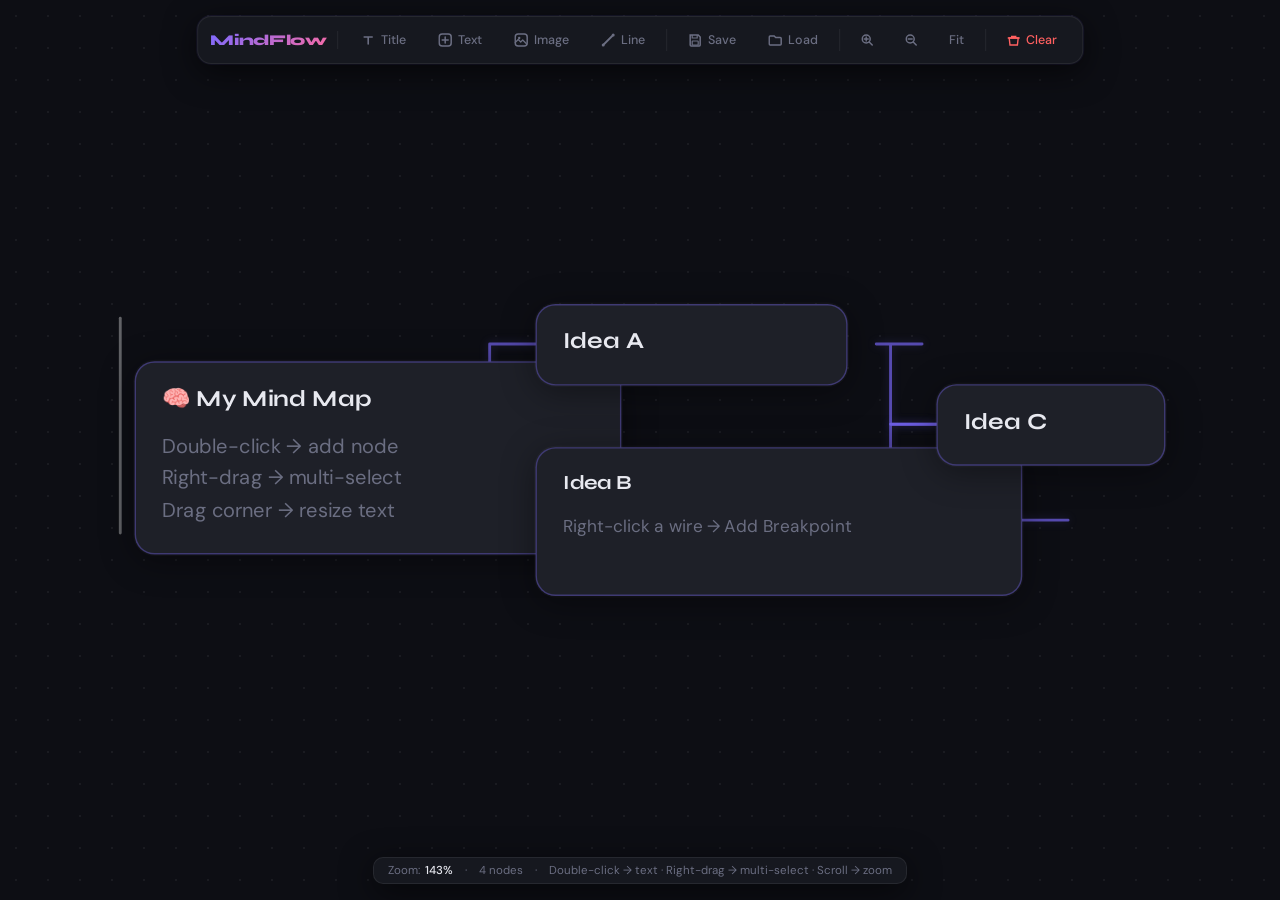
<file: apps/MindFlow/index.html>
<!DOCTYPE html>
<html lang="en">
<head>
<meta charset="UTF-8">
<meta name="viewport" content="width=device-width, initial-scale=1.0">
<title>MindFlow — Infinite Mind Map</title>
<style>
@import url('https://fonts.googleapis.com/css2?family=Syne:wght@400;600;700;800&family=DM+Sans:ital,wght@0,300;0,400;0,500;1,300&display=swap');

:root {
  --bg:           #0d0e14;
  --surface:      #16181f;
  --surface2:     #1e2028;
  --border:       rgba(255,255,255,0.07);
  --accent:       #7c6aff;
  --accent2:      #ff6a9e;
  --accent3:      #6affd4;
  --text:         #e8e9f0;
  --text-dim:     #6b6e82;
  --text-ph:      rgba(107,110,130,0.45);
  --node-bg:      #1e2028;
  --node-border:  rgba(124,106,255,0.35);
  --wire:         rgba(124,106,255,0.65);
  --dot:          #7c6aff;
  --shadow:       0 8px 32px rgba(0,0,0,0.6);
  --shadow-node:  0 4px 24px rgba(0,0,0,0.4),0 0 0 1px rgba(255,255,255,0.03);
  --shadow-hover: 0 4px 32px rgba(0,0,0,0.5),0 0 20px rgba(124,106,255,0.12);
  --shadow-sel:   0 4px 32px rgba(0,0,0,0.5),0 0 0 3px rgba(124,106,255,0.2);
  --font-ui:      'DM Sans', sans-serif;
  --font-display: 'Syne', sans-serif;
}
*,*::before,*::after{box-sizing:border-box;margin:0;padding:0}
body{
  font-family:var(--font-ui);background:var(--bg);color:var(--text);
  overflow:hidden;width:100vw;height:100vh;cursor:default;user-select:none;
}

/* Toolbar */
#toolbar{
  position:fixed;top:16px;left:50%;transform:translateX(-50%);z-index:1000;
  display:flex;gap:6px;align-items:center;
  background:var(--surface);border:1px solid var(--border);border-radius:14px;
  padding:8px 12px;
  box-shadow:var(--shadow),0 0 0 1px rgba(124,106,255,0.1);
}
.logo{
  font-family:var(--font-display);font-weight:800;font-size:15px;
  background:linear-gradient(135deg,var(--accent),var(--accent2));
  -webkit-background-clip:text;-webkit-text-fill-color:transparent;background-clip:text;
  padding-right:10px;border-right:1px solid var(--border);margin-right:4px;letter-spacing:-0.3px;
}
.tb-btn{
  background:transparent;border:1px solid transparent;color:var(--text-dim);
  border-radius:9px;padding:6px 12px;
  font-family:var(--font-ui);font-size:12.5px;font-weight:500;
  cursor:pointer;display:flex;align-items:center;gap:6px;
  transition:all 0.15s;white-space:nowrap;
}
.tb-btn:hover{background:var(--surface2);color:var(--text);border-color:var(--border);}
.tb-btn.active{background:rgba(124,106,255,0.15);color:var(--accent);border-color:rgba(124,106,255,0.3);}
.tb-btn svg{flex-shrink:0;}
.tb-sep{width:1px;height:22px;background:var(--border);margin:0 2px;}

/* Status */
#statusbar{
  position:fixed;bottom:16px;left:50%;transform:translateX(-50%);z-index:1000;
  display:flex;gap:12px;align-items:center;
  background:var(--surface);border:1px solid var(--border);border-radius:10px;
  padding:5px 14px;font-size:11.5px;color:var(--text-dim);box-shadow:var(--shadow);
}
#statusbar span{display:flex;align-items:center;gap:5px;}
#zoom-level{color:var(--text);font-weight:500;}

/* Canvas — KEY: NO -3000px offset. Canvas covers the wrap entirely.
   Items inside are absolutely positioned at their canvas coords (which equal
   wrap-pixel coords when zoom=1, panX=0, panY=0). */
#canvas-wrap{position:absolute;inset:0;overflow:hidden;}
#canvas{
  position:absolute;
  left:0;top:0;
  width:100%;height:100%;
  transform-origin:0 0;
  /* Items inside can extend WAY beyond width/height — that's fine,
     overflow:hidden on the wrap clips visually. */
}
#canvas-wrap::before{
  content:'';position:absolute;inset:0;
  background-image:radial-gradient(circle,rgba(255,255,255,0.055) 1px,transparent 1px);
  background-size:32px 32px;pointer-events:none;z-index:0;
}
/* SVG sits at canvas (0,0) so its coordinate system matches the canvas.
   overflow:visible lets wires extend in any direction (including negative). */
#wires-svg{
  position:absolute;left:0;top:0;
  width:100%;height:100%;
  pointer-events:none;z-index:1;overflow:visible;
}

/* Groups */
.group{
  position:absolute;border-radius:18px;
  border:2px dashed rgba(255,255,255,0.18);
  z-index:2;cursor:move;transition:border-color 0.15s;
}
.group:hover{border-color:rgba(255,255,255,0.35);}
.group.selected{border-color:var(--accent);}
.group-header{position:absolute;top:-26px;left:10px;display:flex;align-items:center;gap:6px;}
.group-swatch{
  width:12px;height:12px;border-radius:50%;flex-shrink:0;
  cursor:pointer;border:2px solid rgba(255,255,255,0.25);
  transition:transform 0.1s;
}
.group-swatch:hover{transform:scale(1.3);}
.group-name{
  font-family:var(--font-display);font-size:11px;font-weight:700;
  color:rgba(255,255,255,0.55);outline:none;border:none;background:transparent;
  min-width:40px;max-width:160px;letter-spacing:0.5px;text-transform:uppercase;
}
.group-name:focus{color:var(--text);}

/* Group resize handles — 4 corners + 4 edges, only visible when selected */
.gr-handle{
  position:absolute;background:var(--accent);border-radius:50%;
  width:10px;height:10px;z-index:25;
  border:2px solid var(--bg);
  opacity:0;transition:opacity 0.15s,transform 0.1s;
}
.gr-handle:hover{transform:scale(1.3);}
.group.selected .gr-handle{opacity:1;}
.gr-handle[data-pos="nw"]{top:-5px;left:-5px;cursor:nw-resize;}
.gr-handle[data-pos="ne"]{top:-5px;right:-5px;cursor:ne-resize;}
.gr-handle[data-pos="sw"]{bottom:-5px;left:-5px;cursor:sw-resize;}
.gr-handle[data-pos="se"]{bottom:-5px;right:-5px;cursor:se-resize;}
.gr-handle[data-pos="n"]{top:-5px;left:50%;transform:translateX(-50%);cursor:n-resize;}
.gr-handle[data-pos="s"]{bottom:-5px;left:50%;transform:translateX(-50%);cursor:s-resize;}
.gr-handle[data-pos="w"]{left:-5px;top:50%;transform:translateY(-50%);cursor:w-resize;}
.gr-handle[data-pos="e"]{right:-5px;top:50%;transform:translateY(-50%);cursor:e-resize;}
.gr-handle[data-pos="n"]:hover{transform:translateX(-50%) scale(1.3);}
.gr-handle[data-pos="s"]:hover{transform:translateX(-50%) scale(1.3);}
.gr-handle[data-pos="w"]:hover{transform:translateY(-50%) scale(1.3);}
.gr-handle[data-pos="e"]:hover{transform:translateY(-50%) scale(1.3);}

#lasso{
  position:absolute;
  border:1.5px dashed rgba(124,106,255,0.6);background:rgba(124,106,255,0.06);
  border-radius:4px;pointer-events:none;z-index:50;display:none;
}

/* Nodes */
.node{position:absolute;z-index:10;cursor:grab;--color:var(--accent);}
.node:active{cursor:grabbing;}
.node-inner{
  position:relative;background:var(--node-bg);
  border:1.5px solid var(--node-border);border-radius:14px;padding:14px 18px;
  box-shadow:var(--shadow-node);
  min-width:140px;max-width:340px;
  transition:border-color 0.2s,box-shadow 0.2s;
}
.node:hover .node-inner{border-color:var(--color);box-shadow:var(--shadow-hover);}
.node.selected .node-inner{border-color:var(--color);box-shadow:var(--shadow-sel);}
.node-title{
  font-family:var(--font-display);font-weight:700;font-size:14px;
  color:var(--text);outline:none;border:none;background:transparent;
  width:100%;resize:none;overflow:hidden;line-height:1.4;min-height:20px;
}
.node-body{
  font-family:var(--font-ui);font-size:12px;color:var(--text-dim);
  outline:none;border:none;background:transparent;
  width:100%;resize:none;overflow:hidden;margin-top:6px;line-height:1.6;min-height:0;
}
.node-title::placeholder,.node-body::placeholder{color:var(--text-ph);}

.node-image .node-inner{padding:6px;background:var(--surface2);}
.node-image img{display:block;border-radius:10px;width:100%;height:auto;pointer-events:none;}

/* Resize handle works for both image and text nodes now (text scales font size) */
.resize-handle{
  position:absolute;bottom:-5px;right:-5px;width:16px;height:16px;
  background:var(--accent);border-radius:50%;cursor:se-resize;z-index:20;
  opacity:0;transition:opacity 0.15s;
  display:flex;align-items:center;justify-content:center;
}
.node.selected .resize-handle{opacity:1;}
.resize-handle svg{pointer-events:none;}
.rotate-handle{
  position:absolute;top:-28px;left:50%;transform:translateX(-50%);
  width:20px;height:20px;background:var(--accent2);border-radius:50%;
  cursor:grab;z-index:20;opacity:0;transition:opacity 0.15s;
  display:flex;align-items:center;justify-content:center;
}
.node.selected .rotate-handle{opacity:1;}

.conn-dot{
  position:absolute;width:10px;height:10px;
  background:var(--dot);border-radius:50%;z-index:30;opacity:0;
  cursor:crosshair;transition:opacity 0.15s,transform 0.15s;
  border:2px solid var(--bg);box-shadow:0 0 8px var(--accent);
}
.node:hover .conn-dot{opacity:1;}
.conn-dot:hover{transform:scale(1.5);}
.conn-dot[data-pos="top"]   {top:-6px;   left:50%;transform:translateX(-50%);}
.conn-dot[data-pos="bottom"]{bottom:-6px;left:50%;transform:translateX(-50%);}
.conn-dot[data-pos="left"]  {left:-6px;  top:50%; transform:translateY(-50%);}
.conn-dot[data-pos="right"] {right:-6px; top:50%; transform:translateY(-50%);}
.conn-dot[data-pos="top"]:hover   {transform:translateX(-50%) scale(1.5);}
.conn-dot[data-pos="bottom"]:hover{transform:translateX(-50%) scale(1.5);}
.conn-dot[data-pos="left"]:hover  {transform:translateY(-50%) scale(1.5);}
.conn-dot[data-pos="right"]:hover {transform:translateY(-50%) scale(1.5);}

/* Wires */
.wire{
  fill:none;stroke:var(--wire);stroke-width:2;
  stroke-linecap:round;stroke-linejoin:round;
  filter:drop-shadow(0 0 3px rgba(124,106,255,0.3));
  cursor:pointer;pointer-events:stroke;
  transition:stroke 0.15s,stroke-width 0.15s;
}
.wire:hover{stroke:var(--accent2);stroke-width:2.5;}
.wire.selected{stroke:var(--accent2);stroke-width:2.5;filter:drop-shadow(0 0 6px rgba(255,106,158,0.5));}
.wire-preview{fill:none;stroke:rgba(124,106,255,0.35);stroke-width:2;stroke-dasharray:6 4;stroke-linecap:round;pointer-events:none;}
.bp-handle{fill:var(--surface);stroke:var(--accent);stroke-width:1.5;cursor:move;pointer-events:all;transition:fill 0.1s;}
.bp-handle:hover{fill:var(--accent);}
.wire-mid-dot{fill:rgba(124,106,255,0.3);stroke:var(--accent);stroke-width:1.5;cursor:crosshair;pointer-events:all;opacity:0;transition:opacity 0.15s;}
.wire-mid-dot:hover{opacity:1;}

/* Lines */
.line-el{position:absolute;z-index:8;cursor:pointer;pointer-events:none;}
.line-el svg{overflow:visible;pointer-events:all;}
.line-el .line-path{
  fill:none;stroke:rgba(255,255,255,0.35);stroke-width:2;
  stroke-linecap:round;cursor:move;pointer-events:stroke;transition:stroke 0.15s;
}
.line-el.selected .line-path{stroke:var(--accent2);filter:drop-shadow(0 0 5px rgba(255,106,158,0.5));}
.line-el .line-path:hover{stroke:rgba(255,255,255,0.7);}
.line-end-handle{
  fill:var(--surface);stroke:var(--accent);stroke-width:1.5;
  cursor:crosshair;pointer-events:all;opacity:0;transition:opacity 0.15s;
}
.line-el:hover .line-end-handle,.line-el.selected .line-end-handle{opacity:1;}
body.line-mode{cursor:crosshair;}

/* Context menu */
#ctx-menu{
  position:fixed;z-index:3000;background:var(--surface);
  border:1px solid var(--border);border-radius:12px;
  padding:6px;box-shadow:var(--shadow);display:none;min-width:170px;
}
.ctx-item{
  padding:7px 12px;border-radius:7px;
  font-size:13px;cursor:pointer;
  display:flex;align-items:center;gap:8px;color:var(--text-dim);
  transition:all 0.1s;
}
.ctx-item:hover{background:var(--surface2);color:var(--text);}
.ctx-item.danger:hover{background:rgba(255,80,80,0.1);color:#ff5050;}
.ctx-sep{height:1px;background:var(--border);margin:4px 0;}

/* Group color picker */
#group-color-picker{
  position:fixed;z-index:4000;background:var(--surface);
  border:1px solid var(--border);border-radius:10px;
  padding:8px 10px;display:none;gap:7px;align-items:center;box-shadow:var(--shadow);
}
#group-color-picker.show{display:flex;}
.gcp-swatch{width:16px;height:16px;border-radius:50%;cursor:pointer;border:2px solid transparent;transition:transform 0.1s,border-color 0.1s;}
.gcp-swatch:hover{transform:scale(1.25);}
.gcp-swatch.active{border-color:#fff;}

/* Toast */
#save-toast{
  position:fixed;bottom:16px;right:16px;
  background:rgba(106,255,212,0.12);border:1px solid rgba(106,255,212,0.3);
  color:var(--accent3);border-radius:8px;padding:7px 14px;
  font-size:12px;z-index:2000;
  opacity:0;transform:translateY(8px);transition:all 0.3s;pointer-events:none;
}
#save-toast.show{opacity:1;transform:translateY(0);}

/* Drop overlay */
#drop-overlay{
  position:fixed;inset:0;background:rgba(124,106,255,0.07);
  border:3px dashed rgba(124,106,255,0.45);border-radius:20px;
  z-index:2000;display:none;align-items:center;justify-content:center;
  font-family:var(--font-display);font-size:24px;font-weight:700;
  color:var(--accent);pointer-events:none;
}
#drop-overlay.show{display:flex;}
</style>
</head>
<body>

<!-- TOOLBAR -->
<div id="toolbar">
  <span class="logo">MindFlow</span>
  <button class="tb-btn" id="btn-add-title">
    <svg width="14" height="14" viewBox="0 0 14 14" fill="none"><path d="M3 4h8M7 4v7" stroke="currentColor" stroke-width="1.6" stroke-linecap="round"/></svg>
    Title
  </button>
  <button class="tb-btn" id="btn-add-text">
    <svg width="14" height="14" viewBox="0 0 14 14" fill="none"><rect x="1" y="1" width="12" height="12" rx="3" stroke="currentColor" stroke-width="1.5"/><path d="M4 7h6M7 4v6" stroke="currentColor" stroke-width="1.5" stroke-linecap="round"/></svg>
    Text
  </button>
  <button class="tb-btn" id="btn-add-img">
    <svg width="14" height="14" viewBox="0 0 14 14" fill="none"><rect x="1" y="1" width="12" height="12" rx="3" stroke="currentColor" stroke-width="1.5"/><circle cx="5" cy="5" r="1.2" fill="currentColor"/><path d="M1 9.5l3-3 2.5 2.5 2-2 3.5 3.5" stroke="currentColor" stroke-width="1.2" stroke-linecap="round" stroke-linejoin="round"/></svg>
    Image
  </button>
  <button class="tb-btn" id="btn-add-line">
    <svg width="14" height="14" viewBox="0 0 14 14" fill="none"><path d="M2 12L12 2" stroke="currentColor" stroke-width="1.8" stroke-linecap="round"/><circle cx="2" cy="12" r="1.5" fill="currentColor"/><circle cx="12" cy="2" r="1.5" fill="currentColor"/></svg>
    Line
  </button>
  <div class="tb-sep"></div>
  <button class="tb-btn" id="btn-save">
    <svg width="14" height="14" viewBox="0 0 14 14" fill="none"><path d="M2 2h8l2 2v8a1 1 0 01-1 1H3a1 1 0 01-1-1V2z" stroke="currentColor" stroke-width="1.5"/><rect x="4" y="8" width="6" height="4" rx="0.5" stroke="currentColor" stroke-width="1.2"/><path d="M4 2v3h5V2" stroke="currentColor" stroke-width="1.2"/></svg>
    Save
  </button>
  <button class="tb-btn" id="btn-load">
    <svg width="14" height="14" viewBox="0 0 14 14" fill="none"><path d="M2 3h4l1.5 1.5H12a1 1 0 011 1V11a1 1 0 01-1 1H2a1 1 0 01-1-1V4a1 1 0 011-1z" stroke="currentColor" stroke-width="1.5"/></svg>
    Load
  </button>
  <div class="tb-sep"></div>
  <button class="tb-btn" id="btn-zoom-in"><svg width="12" height="12" viewBox="0 0 12 12" fill="none"><circle cx="5" cy="5" r="4" stroke="currentColor" stroke-width="1.5"/><path d="M3 5h4M5 3v4" stroke="currentColor" stroke-width="1.4" stroke-linecap="round"/><path d="M8 8l3 3" stroke="currentColor" stroke-width="1.5" stroke-linecap="round"/></svg></button>
  <button class="tb-btn" id="btn-zoom-out"><svg width="12" height="12" viewBox="0 0 12 12" fill="none"><circle cx="5" cy="5" r="4" stroke="currentColor" stroke-width="1.5"/><path d="M3 5h4" stroke="currentColor" stroke-width="1.4" stroke-linecap="round"/><path d="M8 8l3 3" stroke="currentColor" stroke-width="1.5" stroke-linecap="round"/></svg></button>
  <button class="tb-btn" id="btn-fit">Fit</button>
  <div class="tb-sep"></div>
  <button class="tb-btn" id="btn-clear" style="color:#ff6060">
    <svg width="13" height="13" viewBox="0 0 13 13" fill="none"><path d="M2 4h9l-.8 7H2.8L2 4z" stroke="currentColor" stroke-width="1.4"/><path d="M1 4h11M4.5 4V2.5h4V4" stroke="currentColor" stroke-width="1.4" stroke-linecap="round"/></svg>
    Clear
  </button>
</div>

<!-- CANVAS -->
<div id="canvas-wrap">
  <div id="canvas">
    <div id="groups-layer"></div>
    <svg id="wires-svg" xmlns="http://www.w3.org/2000/svg"></svg>
    <div id="lasso"></div>
  </div>
</div>

<div id="drop-overlay">🖼 Drop image here</div>
<div id="statusbar">
  <span>Zoom: <strong id="zoom-level">100%</strong></span>
  <span>·</span><span id="node-count">0 nodes</span>
  <span>·</span><span id="hint">Double-click → text · Right-drag → multi-select · Scroll → zoom</span>
</div>

<div id="ctx-menu">
  <div class="ctx-item" id="ctx-group" style="display:none">
    <svg width="13" height="13" viewBox="0 0 13 13" fill="none"><rect x="1" y="1" width="5" height="5" rx="1" stroke="currentColor" stroke-width="1.3"/><rect x="7" y="1" width="5" height="5" rx="1" stroke="currentColor" stroke-width="1.3"/><rect x="1" y="7" width="5" height="5" rx="1" stroke="currentColor" stroke-width="1.3"/><rect x="7" y="7" width="5" height="5" rx="1" stroke="currentColor" stroke-width="1.3"/></svg>
    Create Group
  </div>
  <div class="ctx-item" id="ctx-wire" style="display:none">
    <svg width="13" height="13" viewBox="0 0 13 13" fill="none"><circle cx="6.5" cy="6.5" r="2" fill="currentColor"/><path d="M1 6.5h3M9 6.5h3" stroke="currentColor" stroke-width="1.4" stroke-linecap="round"/></svg>
    Add Breakpoint
  </div>
  <div class="ctx-item" id="ctx-dup" style="display:none">
    <svg width="13" height="13" viewBox="0 0 13 13" fill="none"><rect x="1" y="4" width="8" height="8" rx="2" stroke="currentColor" stroke-width="1.3"/><path d="M4 4V3a2 2 0 012-2h4a2 2 0 012 2v4a2 2 0 01-2 2h-1" stroke="currentColor" stroke-width="1.3"/></svg>
    Duplicate
  </div>
  <div class="ctx-sep"></div>
  <div class="ctx-item danger" id="ctx-del">
    <svg width="13" height="13" viewBox="0 0 13 13" fill="none"><path d="M2 4h9l-.8 7H2.8L2 4z" stroke="currentColor" stroke-width="1.3"/><path d="M1 4h11M4.5 4V2.5h4V4" stroke="currentColor" stroke-width="1.3" stroke-linecap="round"/></svg>
    Delete
  </div>
</div>

<div id="group-color-picker"></div>
<div id="save-toast"></div>
<input type="file" id="file-input" accept="image/*" style="display:none">

<script>
'use strict';

/* ═══════════════════════════════════════════════════════════════════════
   COORDINATE SYSTEM — REWRITTEN FROM SCRATCH

   The canvas element is positioned at left:0,top:0 with transform-origin:0 0.
   Transform: translate(panX, panY) scale(zoom).

   A node at canvas coords (cx, cy) renders at wrap-relative position:
       wx = cx * zoom + panX
       wy = cy * zoom + panY

   Inverse (screen → canvas):
       cx = (sx - wrapRect.left - panX) / zoom
       cy = (sy - wrapRect.top  - panY) / zoom

   When zoom=1, panX=0, panY=0 (default state):
       canvas (0,0) appears at top-left of wrap → canvas (700,400) appears at
       middle of a 1400×800 wrap. So seed nodes near (700,400) start visible.

   The "infinite" canvas is purely a logical concept — nodes use absolute
   positioning with no clipping limit. The canvas DIV itself can be small;
   nodes/lines/groups extend beyond it freely (overflow:visible by default
   on absolute children).
   ═══════════════════════════════════════════════════════════════════════ */

const SUBWAY_R     = 12;
const GROUP_COLORS = ['#7c6aff','#ff6a9e','#6affd4','#ffd46a','#6ab8ff','#ff8c6a'];
const GROUP_NAMES  = ['Violet','Rose','Mint','Gold','Sky','Coral'];

// ── State ───────────────────────────────────────────────────────────────
const state = {
  nodes:  [],   // {id,type,x,y,rot,w,title,body,imgSrc,fontSize,groupId}
  wires:  [],   // {id,from:{nodeId,pos},to:{nodeId,pos},breakpoints:[{x,y}]}
  groups: [],   // {id,x,y,w,h,name,color,nodeIds:[]}
  lines:  [],   // {id,x1,y1,x2,y2,color,width}
  nextId: 1,
  selectedIds:    new Set(),
  selectedWireId: null,
  selectedGroupId:null,
  selectedLineId: null,
};

// Viewport
let panX = 0, panY = 0, zoom = 1;

// Interaction trackers
let isPanning=false, panStart={x:0,y:0};
let draggingNode=null,  dragOffX=0,  dragOffY=0;
let draggingGroup=null, grpOffX=0,   grpOffY=0;
let draggingBP=null;
let draggingLine=null,  lineOffAX=0, lineOffAY=0, lineOffBX=0, lineOffBY=0;
let draggingLineEnd=null;
let wiringFrom=null, previewWirePath=null;
let resizingNode=null, resizeStartW=0, resizeStartMX=0, resizeStartMY=0, resizeStartFontSize=14;
let resizingGroup=null, grResizeMode='', grResizeStart=null;  // {x,y,w,h, mx,my}
let multiDragStart=null;  // Map<nodeId, {x,y}> for moving multi-selected nodes
let rotatingNode=null, rotateStartAngle=0;
let isLassoing=false, lassoStart={x:0,y:0}, lassoRect={x:0,y:0,w:0,h:0};
let lineDrawing=false, lineDrawStart={x:0,y:0}, linePreviewEl=null;
let activeTool='select';
let ctxTargetId=null, ctxTargetType=null;
let _ctxPos={x:0,y:0};

// DOM refs
const canvasEl   = document.getElementById('canvas');
const groupsLayer= document.getElementById('groups-layer');
const wrapEl     = document.getElementById('canvas-wrap');
const wiresSvg   = document.getElementById('wires-svg');
const lassoEl    = document.getElementById('lasso');
const ctxMenu    = document.getElementById('ctx-menu');
const gcPicker   = document.getElementById('group-color-picker');
const dropOvl    = document.getElementById('drop-overlay');
const fileInput  = document.getElementById('file-input');
const toast      = document.getElementById('save-toast');
const zoomLabel  = document.getElementById('zoom-level');
const nodeCountEl= document.getElementById('node-count');
const hintEl     = document.getElementById('hint');

// ═══════════════════════════════════════════════════════════════════════
// COORDINATE HELPERS — these are the only formulas that matter
// ═══════════════════════════════════════════════════════════════════════

/** Apply current pan/zoom to the canvas element. */
function applyTransform() {
  canvasEl.style.transform = `translate(${panX}px,${panY}px) scale(${zoom})`;
  zoomLabel.textContent = Math.round(zoom*100) + '%';
}

/** Screen coords → canvas coords. */
function s2c(sx, sy) {
  const r = wrapEl.getBoundingClientRect();
  return {
    x: (sx - r.left - panX) / zoom,
    y: (sy - r.top  - panY) / zoom,
  };
}

/** Wrap-relative position → canvas coords (when sx,sy already in wrap space). */
function w2c(wx, wy) {
  return { x: (wx - panX) / zoom, y: (wy - panY) / zoom };
}

/**
 * Zoom by factor while keeping the wrap-relative point (wx, wy) fixed.
 *
 * Constraint:  wx = cx*zoom + panX  =  cx*newZoom + newPanX
 * Solving:     newPanX = wx - cx*newZoom
 *                      = wx - (wx - panX)/zoom * newZoom
 *                      = wx - (wx - panX) * (newZoom/zoom)
 */
function zoomAtWrap(wx, wy, factor) {
  const newZoom = Math.min(4, Math.max(0.1, zoom * factor));
  if (newZoom === zoom) return;
  panX = wx - (wx - panX) * (newZoom / zoom);
  panY = wy - (wy - panY) * (newZoom / zoom);
  zoom = newZoom;
  applyTransform();
}

/** Zoom centered on the cursor (screen coords). */
function zoomAtScreen(sx, sy, factor) {
  const r = wrapEl.getBoundingClientRect();
  zoomAtWrap(sx - r.left, sy - r.top, factor);
}

/** Fit all content into viewport. */
function fitAll() {
  const items = [];
  state.nodes.forEach(n => {
    const el = document.getElementById(n.id);
    const inner = el ? el.querySelector('.node-inner') : null;
    items.push({ x:n.x, y:n.y, w:inner?inner.offsetWidth:160, h:inner?inner.offsetHeight:80 });
  });
  state.groups.forEach(g => items.push({ x:g.x, y:g.y, w:g.w, h:g.h }));
  state.lines.forEach(l => items.push({
    x:Math.min(l.x1,l.x2)-4, y:Math.min(l.y1,l.y2)-4,
    w:Math.abs(l.x2-l.x1)+8, h:Math.abs(l.y2-l.y1)+8
  }));

  const r = wrapEl.getBoundingClientRect();

  if (!items.length) {
    zoom=1; panX=r.width/2; panY=r.height/2; applyTransform(); return;
  }

  let minX=Infinity, minY=Infinity, maxX=-Infinity, maxY=-Infinity;
  items.forEach(i => {
    minX=Math.min(minX,i.x); minY=Math.min(minY,i.y);
    maxX=Math.max(maxX,i.x+i.w); maxY=Math.max(maxY,i.y+i.h);
  });

  const PAD = 80;
  const cw = maxX - minX + PAD*2;
  const ch = maxY - minY + PAD*2;
  const newZoom = Math.min(2, Math.max(0.1, Math.min(r.width/cw, r.height/ch)));

  // Content centre in canvas space → maps to viewport centre
  // Constraint:  r.width/2 = contentCX * newZoom + panX
  const contentCX = (minX + maxX) / 2;
  const contentCY = (minY + maxY) / 2;
  panX = r.width/2  - contentCX * newZoom;
  panY = r.height/2 - contentCY * newZoom;
  zoom = newZoom;
  applyTransform();
}

/** Get current viewport centre in canvas coords. */
function viewportCentre() {
  const r = wrapEl.getBoundingClientRect();
  return w2c(r.width/2, r.height/2);
}

// ═══════════════════════════════════════════════════════════════════════
// NODE CREATION & RENDERING
// ═══════════════════════════════════════════════════════════════════════
function esc(s){return(s||'').replace(/&/g,'&amp;').replace(/</g,'&lt;').replace(/>/g,'&gt;');}

function createNode(type, x, y, extra={}) {
  const id = 'n' + (state.nextId++);
  const node = {
    id, type, x, y, rot:0,
    w: type==='image' ? 220 : undefined,
    title:'', body:'', imgSrc:'', fontSize:14, groupId:null,
    ...extra
  };
  state.nodes.push(node);
  renderNode(node);
  updateCount();
  return node;
}

function renderNode(node) {
  let el = document.getElementById(node.id);
  if (!el) {
    el = document.createElement('div');
    el.id = node.id;
    // Use 'titlebox' as the class suffix for title-only nodes so the outer
    // div doesn't collide with the .node-title textarea selector.
    const cls = node.type === 'title' ? 'titlebox' : node.type;
    el.className = 'node node-' + cls;
    canvasEl.appendChild(el);
    bindNodeOuterEvents(el, node);
  }
  el.style.left = node.x+'px';
  el.style.top  = node.y+'px';
  el.style.transform = `rotate(${node.rot||0}deg)`;
  el.style.setProperty('--color', 'var(--accent)');

  const rotSvg = `<div class="rotate-handle"><svg width="10" height="10" viewBox="0 0 10 10" fill="none">
    <path d="M2 5a3 3 0 013-3 3 3 0 010 6" stroke="white" stroke-width="1.5" stroke-linecap="round"/>
    <path d="M7.5 2L9 3.5 7.5 5" stroke="white" stroke-width="1.3" stroke-linecap="round" stroke-linejoin="round"/>
  </svg></div>`;
  const connDots = ['top','bottom','left','right'].map(p =>
    `<div class="conn-dot" data-pos="${p}" data-nodeid="${node.id}"></div>`).join('');
  const resizeSvg = `<div class="resize-handle"><svg width="8" height="8" viewBox="0 0 8 8" fill="none"><path d="M1 7l6-6M4 7l3-3" stroke="white" stroke-width="1.3" stroke-linecap="round"/></svg></div>`;

  if (node.type === 'text') {
    el.innerHTML = `<div class="node-inner">
      <textarea class="node-title" placeholder="Title..." rows="1" style="font-size:${node.fontSize}px">${esc(node.title)}</textarea>
      <textarea class="node-body"  placeholder="Notes..." rows="2" style="font-size:${Math.max(10,(node.fontSize||14)-2)}px">${esc(node.body)}</textarea>
      ${rotSvg}${resizeSvg}${connDots}
    </div>`;
  } else if (node.type === 'title') {
    el.innerHTML = `<div class="node-inner">
      <textarea class="node-title" placeholder="Title..." rows="1" style="font-size:${node.fontSize}px">${esc(node.title)}</textarea>
      ${rotSvg}${resizeSvg}${connDots}
    </div>`;
  } else {
    el.innerHTML = `<div class="node-inner" style="width:${node.w||220}px">
      <img src="${node.imgSrc}" draggable="false" alt="">
      ${rotSvg}${resizeSvg}${connDots}
    </div>`;
  }
  bindNodeInnerEvents(el, node);
}

function bindNodeOuterEvents(el, node) {
  el.addEventListener('mousedown', e => {
    if (activeTool === 'line') return;
    const t = e.target;
    if (t.classList.contains('conn-dot')) return;
    if (t.classList.contains('resize-handle')) return;
    if (t.classList.contains('rotate-handle')) return;
    if (t.tagName === 'TEXTAREA') return;
    if (e.button === 2) return;
    e.stopPropagation();
    // If clicking a node not in current multi-selection, replace selection.
    // Shift-click adds to selection.
    if (e.shiftKey) {
      selectNode(node.id, false);
    } else if (!state.selectedIds.has(node.id)) {
      selectNode(node.id, true);
    }
    // Drag all selected nodes together
    draggingNode = node;
    const p = s2c(e.clientX, e.clientY);
    dragOffX = p.x - node.x;
    dragOffY = p.y - node.y;
    // Snapshot all selected nodes' starting positions for group drag
    multiDragStart = new Map();
    state.selectedIds.forEach(id => {
      const n = state.nodes.find(n => n.id === id);
      if (n) multiDragStart.set(id, { x: n.x, y: n.y });
    });
  });
  el.addEventListener('contextmenu', e => {
    e.preventDefault(); e.stopPropagation();
    // If right-clicking on an unselected node, select just it
    if (!state.selectedIds.has(node.id)) selectNode(node.id, true);
    ctxTargetId = node.id; ctxTargetType = 'node';
    showCtx(e.clientX, e.clientY, 'node');
  });
}

function bindNodeInnerEvents(el, node) {
  el.querySelectorAll('textarea').forEach(ta => {
    autoH(ta);
    ta.addEventListener('input', () => {
      autoH(ta);
      if (ta.classList.contains('node-title')) node.title = ta.value;
      else node.body = ta.value;
    });
    ta.addEventListener('mousedown', e => e.stopPropagation());
  });
  el.querySelectorAll('.conn-dot').forEach(dot => {
    dot.addEventListener('mousedown', e => {
      e.stopPropagation(); e.preventDefault();
      wiringFrom = { nodeId: node.id, pos: dot.dataset.pos };
      previewWirePath = document.createElementNS('http://www.w3.org/2000/svg', 'path');
      previewWirePath.setAttribute('class', 'wire-preview');
      wiresSvg.appendChild(previewWirePath);
    });
  });
  const rh = el.querySelector('.rotate-handle');
  if (rh) rh.addEventListener('mousedown', e => {
    e.stopPropagation(); e.preventDefault();
    rotatingNode = node;
    const r = el.getBoundingClientRect();
    rotateStartAngle = (node.rot||0) - Math.atan2(e.clientY-(r.top+r.height/2), e.clientX-(r.left+r.width/2)) * 180/Math.PI;
  });
  const rs = el.querySelector('.resize-handle');
  if (rs) rs.addEventListener('mousedown', e => {
    e.stopPropagation(); e.preventDefault();
    resizingNode = node;
    if (node.type === 'text' || node.type === 'title') {
      resizeStartFontSize = node.fontSize || 14;
    } else {
      resizeStartW = node.w || 220;
    }
    resizeStartMX = e.clientX;
    resizeStartMY = e.clientY;
  });
}

function autoH(ta){ ta.style.height='auto'; ta.style.height=ta.scrollHeight+'px'; }

function selectNode(id, exclusive=true) {
  if (exclusive) deselectAll();
  state.selectedIds.add(id);
  document.getElementById(id)?.classList.add('selected');
}

function deselectAll() {
  state.selectedIds.forEach(id => document.getElementById(id)?.classList.remove('selected'));
  state.selectedIds.clear();
  state.selectedWireId = null;
  state.selectedGroupId = null;
  state.selectedLineId = null;
  wiresSvg.querySelectorAll('.wire.selected').forEach(w => w.classList.remove('selected'));
  groupsLayer.querySelectorAll('.group.selected').forEach(g => g.classList.remove('selected'));
  canvasEl.querySelectorAll('.line-el.selected').forEach(l => l.classList.remove('selected'));
  updateBPHandles();
  // Reset hint to default
  if (activeTool !== 'line') {
    hintEl.textContent = 'Double-click → text · Right-drag → multi-select · Scroll → zoom';
  }
}

// ═══════════════════════════════════════════════════════════════════════
// LINES
// ═══════════════════════════════════════════════════════════════════════
function createLine(x1,y1,x2,y2, extra={}) {
  const id = 'l' + (state.nextId++);
  const line = { id, x1, y1, x2, y2, color:'rgba(255,255,255,0.35)', width:2, ...extra };
  state.lines.push(line);
  renderLine(line);
  return line;
}

function renderLine(line) {
  let wrap = document.getElementById(line.id);
  if (!wrap) {
    wrap = document.createElement('div');
    wrap.id = line.id; wrap.className = 'line-el';
    canvasEl.appendChild(wrap);
  }
  const x = Math.min(line.x1, line.x2), y = Math.min(line.y1, line.y2);
  const w = Math.max(Math.abs(line.x2-line.x1), 1), h = Math.max(Math.abs(line.y2-line.y1), 1);
  const PAD = 16;
  wrap.style.left = (x - PAD) + 'px';
  wrap.style.top  = (y - PAD) + 'px';
  const lx1 = line.x1 - x + PAD, ly1 = line.y1 - y + PAD;
  const lx2 = line.x2 - x + PAD, ly2 = line.y2 - y + PAD;

  wrap.innerHTML = `<svg width="${w+PAD*2}" height="${h+PAD*2}" viewBox="0 0 ${w+PAD*2} ${h+PAD*2}">
    <path class="line-path" d="M${lx1},${ly1} L${lx2},${ly2}" stroke="${line.color}" stroke-width="${line.width}"/>
    <circle class="line-end-handle" data-end="A" cx="${lx1}" cy="${ly1}" r="5"/>
    <circle class="line-end-handle" data-end="B" cx="${lx2}" cy="${ly2}" r="5"/>
  </svg>`;

  const path = wrap.querySelector('.line-path');
  path.addEventListener('mousedown', e => {
    if (activeTool==='line' || e.button !== 0) return;
    e.stopPropagation();
    deselectAll(); state.selectedLineId = line.id; wrap.classList.add('selected');
    const p = s2c(e.clientX, e.clientY);
    draggingLine = line;
    lineOffAX = line.x1 - p.x; lineOffAY = line.y1 - p.y;
    lineOffBX = line.x2 - p.x; lineOffBY = line.y2 - p.y;
  });
  path.addEventListener('contextmenu', e => {
    e.preventDefault(); e.stopPropagation();
    ctxTargetId = line.id; ctxTargetType = 'line';
    showCtx(e.clientX, e.clientY, 'line');
  });

  wrap.querySelectorAll('.line-end-handle').forEach(h => {
    h.addEventListener('mousedown', e => {
      e.stopPropagation(); e.preventDefault();
      const p = s2c(e.clientX, e.clientY);
      const end = h.dataset.end;
      const bx = end==='A' ? line.x1 : line.x2;
      const by = end==='A' ? line.y1 : line.y2;
      draggingLineEnd = { line, end, offX: bx-p.x, offY: by-p.y };
    });
  });
}

// ═══════════════════════════════════════════════════════════════════════
// GROUPS
// ═══════════════════════════════════════════════════════════════════════
function hexAlpha(hex,a){
  const r=parseInt(hex.slice(1,3),16), g=parseInt(hex.slice(3,5),16), b=parseInt(hex.slice(5,7),16);
  return `rgba(${r},${g},${b},${a})`;
}

function createGroup(x,y,w,h,nodeIds=[]) {
  const id = 'g' + (state.nextId++);
  const g = { id, x, y, w, h, name:'Group', color: GROUP_COLORS[0], nodeIds:[...nodeIds] };
  state.groups.push(g);
  renderGroup(g);
  return g;
}

function renderGroup(g) {
  let el = document.getElementById(g.id);
  if (!el) {
    el = document.createElement('div');
    el.id = g.id; el.className = 'group';
    groupsLayer.appendChild(el);
    bindGroupEvents(el, g);
  }
  el.style.left=g.x+'px'; el.style.top=g.y+'px';
  el.style.width=g.w+'px'; el.style.height=g.h+'px';
  el.style.borderColor = hexAlpha(g.color, 0.45);
  el.style.background  = hexAlpha(g.color, 0.055);
  const handles = ['nw','n','ne','e','se','s','sw','w']
    .map(p => `<div class="gr-handle" data-pos="${p}"></div>`).join('');
  el.innerHTML = `<div class="group-header">
    <div class="group-swatch" style="background:${g.color}" data-groupid="${g.id}"></div>
    <div class="group-name" contenteditable="true" spellcheck="false">${esc(g.name)}</div>
  </div>${handles}`;
  const nameEl = el.querySelector('.group-name');
  nameEl.addEventListener('input', () => { g.name = nameEl.textContent.trim(); });
  nameEl.addEventListener('mousedown', e => e.stopPropagation());
  nameEl.addEventListener('dblclick',  e => e.stopPropagation());
  const sw = el.querySelector('.group-swatch');
  sw.addEventListener('mousedown', e => { e.stopPropagation(); e.preventDefault(); });
  sw.addEventListener('click', e => { e.stopPropagation(); showGroupColorPicker(g, e.clientX, e.clientY); });
  // Resize handles
  el.querySelectorAll('.gr-handle').forEach(h => {
    h.addEventListener('mousedown', e => {
      e.stopPropagation(); e.preventDefault();
      // Select group first so handles stay visible
      deselectAll(); state.selectedGroupId = g.id; el.classList.add('selected');
      resizingGroup = g;
      grResizeMode = h.dataset.pos;
      const p = s2c(e.clientX, e.clientY);
      grResizeStart = { x: g.x, y: g.y, w: g.w, h: g.h, mx: p.x, my: p.y };
    });
  });
}

function bindGroupEvents(el, g) {
  el.addEventListener('mousedown', e => {
    if (e.button !== 0) return;
    if (e.target.classList.contains('group-swatch') ||
        e.target.classList.contains('group-name') ||
        e.target.classList.contains('gr-handle')) return;
    e.stopPropagation();
    deselectAll(); state.selectedGroupId = g.id; el.classList.add('selected');
    draggingGroup = g;
    const p = s2c(e.clientX, e.clientY);
    grpOffX = p.x - g.x; grpOffY = p.y - g.y;
  });
  el.addEventListener('contextmenu', e => {
    e.preventDefault(); e.stopPropagation();
    ctxTargetId = g.id; ctxTargetType = 'group';
    showCtx(e.clientX, e.clientY, 'group');
  });
}

let _gcTarget = null;
function buildGroupColorPicker() {
  gcPicker.innerHTML = GROUP_COLORS.map((c,i) =>
    `<div class="gcp-swatch" data-color="${c}" style="background:${c}" title="${GROUP_NAMES[i]}"></div>`
  ).join('');
  gcPicker.querySelectorAll('.gcp-swatch').forEach(sw => {
    sw.addEventListener('click', () => {
      if (!_gcTarget) return;
      _gcTarget.color = sw.dataset.color;
      renderGroup(_gcTarget);
      gcPicker.classList.remove('show');
    });
  });
}

function showGroupColorPicker(g, cx, cy) {
  _gcTarget = g;
  gcPicker.style.left = cx+'px'; gcPicker.style.top = (cy+10)+'px';
  gcPicker.classList.add('show');
  gcPicker.querySelectorAll('.gcp-swatch').forEach(sw =>
    sw.classList.toggle('active', sw.dataset.color === g.color));
}

// ═══════════════════════════════════════════════════════════════════════
// SUBWAY WIRES
// ═══════════════════════════════════════════════════════════════════════
function subwayCorner(A, corner, B) {
  const dx1=corner.x-A.x, dy1=corner.y-A.y, dx2=B.x-corner.x, dy2=B.y-corner.y;
  const l1=Math.hypot(dx1,dy1), l2=Math.hypot(dx2,dy2);
  if (l1<0.5 || l2<0.5) return ` L${B.x},${B.y}`;
  const r = Math.min(SUBWAY_R, l1*0.45, l2*0.45);
  const p1x = corner.x - (dx1/l1)*r, p1y = corner.y - (dy1/l1)*r;
  const p2x = corner.x + (dx2/l2)*r, p2y = corner.y + (dy2/l2)*r;
  return ` L${p1x},${p1y} Q${corner.x},${corner.y} ${p2x},${p2y} L${B.x},${B.y}`;
}
function pickCorner(A, B) { return { x: B.x, y: A.y }; }
function dirVec(pos) {
  if (pos==='right')  return {x:1,y:0};
  if (pos==='left')   return {x:-1,y:0};
  if (pos==='bottom') return {x:0,y:1};
  return {x:0,y:-1};
}

function buildWaypoints(wire) {
  const f = getDotPos(wire.from.nodeId, wire.from.pos);
  const t = getDotPos(wire.to.nodeId,   wire.to.pos);
  const STUB = 32;
  const ef = dirVec(wire.from.pos), et = dirVec(wire.to.pos);
  const fs = { x: f.x + ef.x*STUB, y: f.y + ef.y*STUB };
  const ts = { x: t.x + et.x*STUB, y: t.y + et.y*STUB };
  const bps = wire.breakpoints || [];
  if (!bps.length) {
    if (Math.abs(fs.x-ts.x) < 0.5 || Math.abs(fs.y-ts.y) < 0.5) return [f, fs, ts, t];
    return [f, fs, pickCorner(fs, ts), ts, t];
  }
  const pts = [f, fs];
  let prev = fs;
  for (const bp of bps) { pts.push(pickCorner(prev, bp), bp); prev = bp; }
  pts.push(pickCorner(prev, ts), ts, t);
  return pts;
}

function buildSubwayD(wire) {
  const pts = buildWaypoints(wire);
  if (pts.length < 2) return '';
  let d = `M${pts[0].x},${pts[0].y}`;
  for (let i = 0; i < pts.length-1; i++) {
    const A = pts[i], B = pts[i+1];
    if (Math.abs(A.x-B.x) < 0.5 || Math.abs(A.y-B.y) < 0.5) d += ` L${B.x},${B.y}`;
    else d += subwayCorner(A, pickCorner(A,B), B);
  }
  return d;
}

function getDotPos(nodeId, dotPos) {
  const node = state.nodes.find(n => n.id === nodeId);
  if (!node) return { x:0, y:0 };
  const el = document.getElementById(nodeId);
  const inner = el ? el.querySelector('.node-inner') : null;
  const iw = inner ? inner.offsetWidth  : 140;
  const ih = inner ? inner.offsetHeight : 80;
  let lx = node.x, ly = node.y;
  if (dotPos==='top')    { lx += iw/2; }
  if (dotPos==='bottom') { lx += iw/2; ly += ih; }
  if (dotPos==='left')   { ly += ih/2; }
  if (dotPos==='right')  { lx += iw;   ly += ih/2; }
  return { x: lx, y: ly };
}

function createWire(fromId, fromPos, toId, toPos) {
  if (fromId === toId) return null;
  const dup = state.wires.find(w =>
    (w.from.nodeId===fromId && w.from.pos===fromPos && w.to.nodeId===toId && w.to.pos===toPos) ||
    (w.from.nodeId===toId   && w.from.pos===toPos   && w.to.nodeId===fromId && w.to.pos===fromPos));
  if (dup) return null;
  const id = 'w' + (state.nextId++);
  const wire = { id, from:{nodeId:fromId,pos:fromPos}, to:{nodeId:toId,pos:toPos}, breakpoints:[] };
  state.wires.push(wire);
  renderWire(wire);
  return wire;
}

function renderWire(wire) {
  document.getElementById(wire.id+'-g')?.remove();
  const g = document.createElementNS('http://www.w3.org/2000/svg', 'g');
  g.id = wire.id+'-g';
  wiresSvg.insertBefore(g, wiresSvg.firstChild);
  const path = document.createElementNS('http://www.w3.org/2000/svg', 'path');
  path.id = wire.id; path.setAttribute('class','wire');
  g.appendChild(path);
  const midDot = document.createElementNS('http://www.w3.org/2000/svg', 'circle');
  midDot.setAttribute('class','wire-mid-dot'); midDot.setAttribute('r','5');
  g.appendChild(midDot);

  path.addEventListener('click', e => {
    e.stopPropagation();
    deselectAll(); state.selectedWireId = wire.id;
    path.classList.add('selected'); updateBPHandles();
  });
  path.addEventListener('contextmenu', e => {
    e.preventDefault(); e.stopPropagation();
    ctxTargetId = wire.id; ctxTargetType = 'wire';
    _ctxPos = s2c(e.clientX, e.clientY);
    showCtx(e.clientX, e.clientY, 'wire');
  });
  path.addEventListener('mousemove', e => {
    const p = s2c(e.clientX, e.clientY);
    midDot.setAttribute('cx', p.x); midDot.setAttribute('cy', p.y);
    midDot.style.opacity = '1';
  });
  path.addEventListener('mouseleave', () => { midDot.style.opacity = '0'; });

  updateWirePath(wire);
  renderBPHandles(wire);
}

function updateWirePath(wire) {
  const p = document.getElementById(wire.id);
  if (p) p.setAttribute('d', buildSubwayD(wire));
}
function updateAllWires() { state.wires.forEach(w => updateWirePath(w)); }

function renderBPHandles(wire) {
  document.querySelectorAll(`[data-bp-wire="${wire.id}"]`).forEach(el => el.remove());
  const g = document.getElementById(wire.id+'-g');
  if (!g) return;
  (wire.breakpoints||[]).forEach((bp, idx) => {
    const c = document.createElementNS('http://www.w3.org/2000/svg', 'circle');
    c.setAttribute('class','bp-handle');
    c.setAttribute('cx', bp.x); c.setAttribute('cy', bp.y);
    c.setAttribute('r', '5');
    c.setAttribute('data-bp-wire', wire.id);
    c.setAttribute('data-bp-idx', idx);
    g.appendChild(c);
    c.addEventListener('mousedown', e => {
      e.stopPropagation();
      const p = s2c(e.clientX, e.clientY);
      draggingBP = { wire, bpIndex: idx, offX: bp.x - p.x, offY: bp.y - p.y };
    });
    c.addEventListener('contextmenu', e => {
      e.preventDefault(); e.stopPropagation();
      wire.breakpoints.splice(idx, 1);
      renderWire(wire);
    });
  });
}

function updateBPHandles() {
  state.wires.forEach(w => {
    document.querySelectorAll(`[data-bp-wire="${w.id}"]`).forEach(el => {
      el.style.display = state.selectedWireId === w.id ? 'block' : 'none';
    });
  });
}

function addBreakpointAt(wireId, pos) {
  const wire = state.wires.find(w => w.id === wireId);
  if (!wire) return;
  wire.breakpoints.push({ x: pos.x, y: pos.y });
  renderWire(wire);
  deselectAll(); state.selectedWireId = wire.id;
  document.getElementById(wire.id)?.classList.add('selected');
  updateBPHandles();
}

// ═══════════════════════════════════════════════════════════════════════
// LASSO (right-drag)
// ═══════════════════════════════════════════════════════════════════════
function startLasso(sx, sy) {
  isLassoing = true;
  lassoStart = s2c(sx, sy);
  lassoRect = { ...lassoStart, w:0, h:0 };
  lassoEl.style.display = 'block';
  updateLassoEl();
}
function updateLasso(sx, sy) {
  const p = s2c(sx, sy);
  lassoRect = {
    x: Math.min(lassoStart.x, p.x), y: Math.min(lassoStart.y, p.y),
    w: Math.abs(p.x - lassoStart.x), h: Math.abs(p.y - lassoStart.y),
  };
  updateLassoEl();
}
function updateLassoEl() {
  // Lasso lives inside the canvas (which is already pan/zoomed), so use raw canvas coords.
  lassoEl.style.left   = lassoRect.x + 'px';
  lassoEl.style.top    = lassoRect.y + 'px';
  lassoEl.style.width  = lassoRect.w + 'px';
  lassoEl.style.height = lassoRect.h + 'px';
}
function finishLasso() {
  isLassoing = false;
  lassoEl.style.display = 'none';
  if (lassoRect.w < 12 || lassoRect.h < 12) return;
  // Find nodes that intersect the lasso rect (not strictly inside)
  const inside = state.nodes.filter(n => {
    const el = document.getElementById(n.id);
    const inner = el ? el.querySelector('.node-inner') : null;
    const nw = inner ? inner.offsetWidth : 140, nh = inner ? inner.offsetHeight : 80;
    // Intersection test
    return !(n.x > lassoRect.x + lassoRect.w ||
             n.x + nw < lassoRect.x ||
             n.y > lassoRect.y + lassoRect.h ||
             n.y + nh < lassoRect.y);
  });
  if (!inside.length) return;
  // Multi-select all of them (without creating a group)
  deselectAll();
  inside.forEach(n => selectNode(n.id, false));
  // Update hint to tell user how to group
  hintEl.textContent = `${inside.length} nodes selected · Right-click → Group · Esc to deselect`;
}

/** Compute bounding rect of currently selected nodes in canvas coords. */
function selectedNodesBounds() {
  if (!state.selectedIds.size) return null;
  let minX=Infinity,minY=Infinity,maxX=-Infinity,maxY=-Infinity;
  state.selectedIds.forEach(id => {
    const n = state.nodes.find(n => n.id === id); if (!n) return;
    const el = document.getElementById(id);
    const inner = el ? el.querySelector('.node-inner') : null;
    const nw = inner ? inner.offsetWidth : 140, nh = inner ? inner.offsetHeight : 80;
    minX = Math.min(minX, n.x); minY = Math.min(minY, n.y);
    maxX = Math.max(maxX, n.x + nw); maxY = Math.max(maxY, n.y + nh);
  });
  return { minX, minY, maxX, maxY };
}

/** Create a group around currently selected nodes. */
function groupSelectedNodes() {
  const b = selectedNodesBounds(); if (!b) return;
  const pad = 28;
  const ids = [...state.selectedIds];
  const g = createGroup(
    b.minX - pad, b.minY - pad - 16,
    (b.maxX - b.minX) + pad*2, (b.maxY - b.minY) + pad*2 + 16,
    ids
  );
  ids.forEach(id => { const n = state.nodes.find(n => n.id === id); if (n) n.groupId = g.id; });
  // Switch focus to the group's name field
  setTimeout(() => {
    const nameEl = document.querySelector('#'+g.id+' .group-name');
    if (nameEl) {
      nameEl.focus();
      const r = document.createRange(); r.selectNodeContents(nameEl);
      const s = window.getSelection(); s.removeAllRanges(); s.addRange(r);
    }
  }, 50);
}

// ═══════════════════════════════════════════════════════════════════════
// TOOLS
// ═══════════════════════════════════════════════════════════════════════
function setTool(tool) {
  activeTool = tool;
  document.getElementById('btn-add-line').classList.toggle('active', tool==='line');
  document.body.classList.toggle('line-mode', tool==='line');
  hintEl.textContent = tool==='line'
    ? 'Click & drag to draw a line · Esc to cancel'
    : 'Double-click → text · Right-drag → group · Scroll → zoom';
}

// ═══════════════════════════════════════════════════════════════════════
// CANVAS EVENT HANDLERS
// ═══════════════════════════════════════════════════════════════════════
wrapEl.addEventListener('contextmenu', e => {
  const onBg = e.target===wrapEl || e.target===canvasEl || e.target===wiresSvg
            || e.target===groupsLayer || e.target===lassoEl;
  if (!onBg) return;
  e.preventDefault();
  // If we have a multi-selection, show context menu on right-click of empty bg
  if (state.selectedIds.size >= 2 && !isLassoing) {
    ctxTargetId = null;
    ctxTargetType = 'multi';
    showCtx(e.clientX, e.clientY, 'multi');
  }
});

wrapEl.addEventListener('mousedown', e => {
  const onBg = e.target===wrapEl || e.target===canvasEl || e.target===wiresSvg
            || e.target===groupsLayer || e.target===lassoEl;
  if (!onBg) return;

  if (activeTool==='line' && e.button===0) {
    e.preventDefault();
    lineDrawing = true;
    lineDrawStart = s2c(e.clientX, e.clientY);
    linePreviewEl = document.createElement('div');
    linePreviewEl.className = 'line-el';
    canvasEl.appendChild(linePreviewEl);
    return;
  }

  if (e.button===0 && !wiringFrom) {
    deselectAll();
    isPanning = true;
    panStart = { x: e.clientX - panX, y: e.clientY - panY };
    wrapEl.style.cursor = 'grabbing';
  } else if (e.button===2) {
    e.preventDefault();
    startLasso(e.clientX, e.clientY);
  }
});

wrapEl.addEventListener('dblclick', e => {
  if (activeTool==='line') return;
  const onBg = e.target===wrapEl || e.target===canvasEl || e.target===wiresSvg || e.target===groupsLayer;
  if (!onBg) return;
  const pos = s2c(e.clientX, e.clientY);
  const node = createNode('text', pos.x - 70, pos.y - 30);
  selectNode(node.id, true);
  setTimeout(() => { document.querySelector('#'+node.id+' .node-title')?.focus(); }, 50);
});

document.addEventListener('mousemove', e => {
  if (isPanning) {
    panX = e.clientX - panStart.x;
    panY = e.clientY - panStart.y;
    applyTransform();
    return;
  }
  if (isLassoing) { updateLasso(e.clientX, e.clientY); return; }

  if (lineDrawing && linePreviewEl) {
    const p = s2c(e.clientX, e.clientY);
    const x = Math.min(lineDrawStart.x, p.x), y = Math.min(lineDrawStart.y, p.y);
    const PAD = 16;
    const w = Math.max(Math.abs(p.x - lineDrawStart.x), 1);
    const h = Math.max(Math.abs(p.y - lineDrawStart.y), 1);
    linePreviewEl.style.left = (x-PAD)+'px';
    linePreviewEl.style.top  = (y-PAD)+'px';
    const lx1 = lineDrawStart.x - x + PAD, ly1 = lineDrawStart.y - y + PAD;
    const lx2 = p.x - x + PAD,             ly2 = p.y - y + PAD;
    linePreviewEl.innerHTML = `<svg width="${w+PAD*2}" height="${h+PAD*2}" viewBox="0 0 ${w+PAD*2} ${h+PAD*2}"><path fill="none" stroke="rgba(124,106,255,0.6)" stroke-width="2" stroke-dasharray="6 3" stroke-linecap="round" d="M${lx1},${ly1} L${lx2},${ly2}"/></svg>`;
    return;
  }

  if (draggingNode) {
    const p = s2c(e.clientX, e.clientY);
    const newX = p.x - dragOffX;
    const newY = p.y - dragOffY;
    const dx = newX - draggingNode.x;
    const dy = newY - draggingNode.y;
    if (multiDragStart && state.selectedIds.size > 1) {
      // Move every selected node by the same delta
      state.selectedIds.forEach(id => {
        const n = state.nodes.find(n => n.id === id); if (!n) return;
        n.x += dx; n.y += dy;
        const e2 = document.getElementById(id);
        if (e2) { e2.style.left = n.x+'px'; e2.style.top = n.y+'px'; }
      });
    } else {
      draggingNode.x = newX; draggingNode.y = newY;
      const el = document.getElementById(draggingNode.id);
      if (el) { el.style.left = draggingNode.x+'px'; el.style.top = draggingNode.y+'px'; }
    }
    updateAllWires();
    return;
  }
  if (draggingGroup) {
    const p = s2c(e.clientX, e.clientY);
    const dx = p.x - grpOffX - draggingGroup.x;
    const dy = p.y - grpOffY - draggingGroup.y;
    draggingGroup.x += dx; draggingGroup.y += dy;
    draggingGroup.nodeIds.forEach(nid => {
      const n = state.nodes.find(n => n.id===nid); if (!n) return;
      n.x += dx; n.y += dy;
      const el = document.getElementById(nid);
      if (el) { el.style.left = n.x+'px'; el.style.top = n.y+'px'; }
    });
    const el = document.getElementById(draggingGroup.id);
    if (el) { el.style.left = draggingGroup.x+'px'; el.style.top = draggingGroup.y+'px'; }
    updateAllWires();
    return;
  }
  if (wiringFrom && previewWirePath) {
    const p = s2c(e.clientX, e.clientY);
    const f = getDotPos(wiringFrom.nodeId, wiringFrom.pos);
    const STUB = 32, ef = dirVec(wiringFrom.pos);
    const fs = { x: f.x + ef.x*STUB, y: f.y + ef.y*STUB };
    const pts = [f, fs, pickCorner(fs, p), p];
    let d = `M${pts[0].x},${pts[0].y}`;
    for (let i = 0; i < pts.length-1; i++) {
      const A = pts[i], B = pts[i+1];
      if (Math.abs(A.x-B.x)<0.5 || Math.abs(A.y-B.y)<0.5) d += ` L${B.x},${B.y}`;
      else d += subwayCorner(A, pickCorner(A,B), B);
    }
    previewWirePath.setAttribute('d', d);
    return;
  }
  if (resizingNode) {
    if (resizingNode.type === 'text' || resizingNode.type === 'title') {
      // Drag away from top-left = bigger font; drag toward = smaller.
      const dx = (e.clientX - resizeStartMX) / zoom;
      const dy = (e.clientY - resizeStartMY) / zoom;
      const delta = (dx + dy) / 2;
      const newSize = Math.max(8, Math.min(64, resizeStartFontSize + delta * 0.18));
      resizingNode.fontSize = newSize;
      const titleTa = document.querySelector('#'+resizingNode.id+' .node-title');
      const bodyTa  = document.querySelector('#'+resizingNode.id+' .node-body');
      if (titleTa) { titleTa.style.fontSize = newSize + 'px'; autoH(titleTa); }
      if (bodyTa)  { bodyTa.style.fontSize  = Math.max(10, newSize - 2) + 'px'; autoH(bodyTa); }
    } else {
      resizingNode.w = Math.max(80, resizeStartW + (e.clientX - resizeStartMX) / zoom);
      const inner = document.querySelector('#'+resizingNode.id+' .node-inner');
      if (inner) inner.style.width = resizingNode.w+'px';
    }
    updateAllWires();
    return;
  }
  if (resizingGroup) {
    const p = s2c(e.clientX, e.clientY);
    const dx = p.x - grResizeStart.mx;
    const dy = p.y - grResizeStart.my;
    let { x, y, w, h } = grResizeStart;
    const mode = grResizeMode;
    if (mode.includes('e')) w = Math.max(60, grResizeStart.w + dx);
    if (mode.includes('w')) { const nw = Math.max(60, grResizeStart.w - dx); x = grResizeStart.x + (grResizeStart.w - nw); w = nw; }
    if (mode.includes('s')) h = Math.max(40, grResizeStart.h + dy);
    if (mode.includes('n')) { const nh = Math.max(40, grResizeStart.h - dy); y = grResizeStart.y + (grResizeStart.h - nh); h = nh; }
    resizingGroup.x = x; resizingGroup.y = y; resizingGroup.w = w; resizingGroup.h = h;
    const el = document.getElementById(resizingGroup.id);
    if (el) {
      el.style.left   = x + 'px';
      el.style.top    = y + 'px';
      el.style.width  = w + 'px';
      el.style.height = h + 'px';
    }
    return;
  }
  if (rotatingNode) {
    const el = document.getElementById(rotatingNode.id);
    const r = el.getBoundingClientRect();
    rotatingNode.rot = rotateStartAngle + Math.atan2(e.clientY-(r.top+r.height/2), e.clientX-(r.left+r.width/2)) * 180/Math.PI;
    el.style.transform = `rotate(${rotatingNode.rot}deg)`;
    updateAllWires();
    return;
  }
  if (draggingBP) {
    const p = s2c(e.clientX, e.clientY);
    draggingBP.wire.breakpoints[draggingBP.bpIndex] = { x: p.x + draggingBP.offX, y: p.y + draggingBP.offY };
    updateWirePath(draggingBP.wire);
    renderBPHandles(draggingBP.wire);
    return;
  }
  if (draggingLineEnd) {
    const p = s2c(e.clientX, e.clientY);
    const l = draggingLineEnd.line;
    if (draggingLineEnd.end==='A') { l.x1 = p.x + draggingLineEnd.offX; l.y1 = p.y + draggingLineEnd.offY; }
    else                            { l.x2 = p.x + draggingLineEnd.offX; l.y2 = p.y + draggingLineEnd.offY; }
    renderLine(l);
    return;
  }
  if (draggingLine) {
    const p = s2c(e.clientX, e.clientY);
    draggingLine.x1 = p.x + lineOffAX; draggingLine.y1 = p.y + lineOffAY;
    draggingLine.x2 = p.x + lineOffBX; draggingLine.y2 = p.y + lineOffBY;
    renderLine(draggingLine);
    return;
  }
});

document.addEventListener('mouseup', e => {
  wrapEl.style.cursor = '';
  if (isLassoing && e.button===2) { finishLasso(); return; }
  isPanning = false;
  draggingNode = null; resizingNode = null; rotatingNode = null;
  draggingGroup = null; draggingBP = null;
  draggingLineEnd = null; draggingLine = null;
  resizingGroup = null; multiDragStart = null;

  if (lineDrawing) {
    lineDrawing = false;
    if (linePreviewEl) { linePreviewEl.remove(); linePreviewEl = null; }
    const p = s2c(e.clientX, e.clientY);
    if (Math.hypot(p.x - lineDrawStart.x, p.y - lineDrawStart.y) > 10) {
      const line = createLine(lineDrawStart.x, lineDrawStart.y, p.x, p.y);
      deselectAll(); state.selectedLineId = line.id;
      document.getElementById(line.id)?.classList.add('selected');
    }
    return;
  }

  if (wiringFrom) {
    if (e.target.classList.contains('conn-dot')) {
      createWire(wiringFrom.nodeId, wiringFrom.pos, e.target.dataset.nodeid, e.target.dataset.pos);
    }
    if (previewWirePath) { previewWirePath.remove(); previewWirePath = null; }
    wiringFrom = null;
  }
});

// Wheel zoom — anchored at cursor
wrapEl.addEventListener('wheel', e => {
  e.preventDefault();
  zoomAtScreen(e.clientX, e.clientY, e.deltaY < 0 ? 1.1 : 0.91);
}, { passive: false });

// Toolbar zoom buttons — anchored at viewport centre
document.getElementById('btn-zoom-in').addEventListener('click', () => {
  const r = wrapEl.getBoundingClientRect();
  zoomAtWrap(r.width/2, r.height/2, 1.2);
});
document.getElementById('btn-zoom-out').addEventListener('click', () => {
  const r = wrapEl.getBoundingClientRect();
  zoomAtWrap(r.width/2, r.height/2, 0.83);
});
document.getElementById('btn-fit').addEventListener('click', fitAll);

// ═══════════════════════════════════════════════════════════════════════
// TOOLBAR ADD/IMPORT
// ═══════════════════════════════════════════════════════════════════════
document.getElementById('btn-add-title').addEventListener('click', () => {
  setTool('select');
  const c = viewportCentre();
  const node = createNode('title', c.x - 60 + (Math.random()-.5)*40, c.y - 14 + (Math.random()-.5)*40);
  selectNode(node.id, true);
  setTimeout(() => { document.querySelector('#'+node.id+' .node-title')?.focus(); }, 50);
});

document.getElementById('btn-add-text').addEventListener('click', () => {
  setTool('select');
  const c = viewportCentre();
  const node = createNode('text', c.x - 70 + (Math.random()-.5)*40, c.y - 30 + (Math.random()-.5)*40);
  selectNode(node.id, true);
  setTimeout(() => { document.querySelector('#'+node.id+' .node-title')?.focus(); }, 50);
});

document.getElementById('btn-add-img').addEventListener('click', () => { setTool('select'); fileInput.click(); });
document.getElementById('btn-add-line').addEventListener('click', () => { setTool(activeTool==='line' ? 'select' : 'line'); });

fileInput.addEventListener('change', e => {
  const f = e.target.files[0]; if (!f) return;
  loadImg(f); fileInput.value = '';
});

// Drag & drop images
wrapEl.addEventListener('dragover',  e => { e.preventDefault(); dropOvl.classList.add('show'); });
wrapEl.addEventListener('dragleave', () => dropOvl.classList.remove('show'));
wrapEl.addEventListener('drop', e => {
  e.preventDefault(); dropOvl.classList.remove('show');
  [...e.dataTransfer.files].filter(f => f.type.startsWith('image/')).forEach((f, i) => {
    const p = s2c(e.clientX + i*30, e.clientY + i*30);
    loadImg(f, p.x, p.y);
  });
});

function loadImg(file, x, y) {
  const reader = new FileReader();
  reader.onload = ev => {
    let cx, cy;
    if (x !== undefined) { cx = x; cy = y; }
    else { const c = viewportCentre(); cx = c.x; cy = c.y; }
    const node = createNode('image', cx - 110, cy - 80, { imgSrc: ev.target.result, w: 220 });
    selectNode(node.id, true);
  };
  reader.readAsDataURL(file);
}

// ═══════════════════════════════════════════════════════════════════════
// KEYBOARD
// ═══════════════════════════════════════════════════════════════════════
document.addEventListener('keydown', e => {
  if (e.target.tagName==='TEXTAREA' || e.target.contentEditable==='true') return;
  if (e.key==='Escape') { setTool('select'); deselectAll(); return; }
  if (e.key==='Delete' || e.key==='Backspace') { deleteSelected(); return; }
  const mod = e.ctrlKey || e.metaKey;
  if (mod && e.key==='s') { e.preventDefault(); saveProject(); }
  if (mod && e.key==='d') { e.preventDefault(); duplicateSelected(); }
  if (mod && (e.key==='=' || e.key==='+')) { e.preventDefault(); const r=wrapEl.getBoundingClientRect(); zoomAtWrap(r.width/2, r.height/2, 1.15); }
  if (mod && e.key==='-') { e.preventDefault(); const r=wrapEl.getBoundingClientRect(); zoomAtWrap(r.width/2, r.height/2, 0.87); }
  if (mod && e.key==='0') { e.preventDefault(); fitAll(); }
});

// ═══════════════════════════════════════════════════════════════════════
// DELETE / DUPLICATE / CLEAR
// ═══════════════════════════════════════════════════════════════════════
function deleteSelected() {
  state.selectedIds.forEach(id => {
    const idx = state.nodes.findIndex(n => n.id === id); if (idx === -1) return;
    document.getElementById(id)?.remove();
    state.nodes.splice(idx, 1);
    state.wires.filter(w => w.from.nodeId===id || w.to.nodeId===id)
               .forEach(w => document.getElementById(w.id+'-g')?.remove());
    state.wires = state.wires.filter(w => w.from.nodeId!==id && w.to.nodeId!==id);
  });
  state.selectedIds.clear();
  if (state.selectedWireId) {
    document.getElementById(state.selectedWireId+'-g')?.remove();
    state.wires = state.wires.filter(w => w.id !== state.selectedWireId);
    state.selectedWireId = null;
  }
  if (state.selectedGroupId) {
    const gi = state.groups.findIndex(g => g.id === state.selectedGroupId);
    if (gi !== -1) {
      document.getElementById(state.selectedGroupId)?.remove();
      state.groups.splice(gi, 1);
    }
    state.selectedGroupId = null;
  }
  if (state.selectedLineId) {
    const li = state.lines.findIndex(l => l.id === state.selectedLineId);
    if (li !== -1) {
      document.getElementById(state.selectedLineId)?.remove();
      state.lines.splice(li, 1);
    }
    state.selectedLineId = null;
  }
  updateCount();
}

function duplicateSelected() {
  const newIds = [];
  state.selectedIds.forEach(id => {
    const node = state.nodes.find(n => n.id === id); if (!node) return;
    const copy = { ...JSON.parse(JSON.stringify(node)), id: 'n'+(state.nextId++), x: node.x+30, y: node.y+30, groupId: null };
    state.nodes.push(copy); renderNode(copy); newIds.push(copy.id);
  });
  deselectAll(); newIds.forEach(id => selectNode(id, false)); updateCount();
}

document.getElementById('btn-clear').addEventListener('click', () => {
  if (!confirm('Clear everything?')) return;
  state.nodes.forEach(n => document.getElementById(n.id)?.remove());
  state.wires.forEach(w => document.getElementById(w.id+'-g')?.remove());
  state.groups.forEach(g => document.getElementById(g.id)?.remove());
  state.lines.forEach(l => document.getElementById(l.id)?.remove());
  state.nodes.length = state.wires.length = state.groups.length = state.lines.length = 0;
  state.selectedIds.clear();
  state.selectedWireId = state.selectedGroupId = state.selectedLineId = null;
  updateCount();
});

// ═══════════════════════════════════════════════════════════════════════
// CONTEXT MENU
// ═══════════════════════════════════════════════════════════════════════
function showCtx(x, y, type) {
  const canGroup = state.selectedIds.size >= 2;
  const showWire = type === 'wire';
  const showDup  = type === 'node' && !canGroup;
  const showDel  = type !== 'multi' || canGroup;

  // If menu would be empty, don't show it
  if (!canGroup && !showWire && !showDup && !showDel) return;

  document.getElementById('ctx-group').style.display = canGroup ? '' : 'none';
  document.getElementById('ctx-wire').style.display  = showWire ? '' : 'none';
  document.getElementById('ctx-dup').style.display   = showDup  ? '' : 'none';
  document.getElementById('ctx-del').style.display   = showDel  ? '' : 'none';
  ctxMenu.style.cssText = `display:block;left:${x}px;top:${y}px`;
}

document.addEventListener('click', () => {
  ctxMenu.style.display = 'none';
  gcPicker.classList.remove('show');
});

document.getElementById('ctx-group').addEventListener('click', () => {
  groupSelectedNodes();
});
document.getElementById('ctx-wire').addEventListener('click', () => {
  if (ctxTargetType === 'wire') addBreakpointAt(ctxTargetId, _ctxPos);
});
document.getElementById('ctx-dup').addEventListener('click', () => {
  if (ctxTargetId) { selectNode(ctxTargetId, true); duplicateSelected(); }
});
document.getElementById('ctx-del').addEventListener('click', () => {
  // Multi-selection delete
  if (state.selectedIds.size >= 2 && (ctxTargetType === 'node' || ctxTargetType === 'multi')) {
    deleteSelected();
    return;
  }
  if (!ctxTargetId) return;
  if      (ctxTargetType === 'wire')  state.selectedWireId = ctxTargetId;
  else if (ctxTargetType === 'group') state.selectedGroupId = ctxTargetId;
  else if (ctxTargetType === 'line')  state.selectedLineId = ctxTargetId;
  else if (ctxTargetType === 'node' && !state.selectedIds.has(ctxTargetId))
                                       selectNode(ctxTargetId, true);
  deleteSelected();
});

// ═══════════════════════════════════════════════════════════════════════
// SAVE / LOAD
// ═══════════════════════════════════════════════════════════════════════
function saveProject() {
  const data = {
    version: 5,
    nodes:  state.nodes.map(n => ({ ...n })),
    wires:  state.wires.map(w => ({ ...w })),
    groups: state.groups.map(g => ({ ...g })),
    lines:  state.lines.map(l => ({ ...l })),
    nextId: state.nextId,
    viewport: { panX, panY, zoom },
  };
  const a = document.createElement('a');
  a.href = URL.createObjectURL(new Blob([JSON.stringify(data, null, 2)], { type: 'application/json' }));
  a.download = 'mindflow-project.json';
  a.click();
  URL.revokeObjectURL(a.href);
  try { localStorage.setItem('mindflow_autosave', JSON.stringify(data)); } catch (_) {}
  showToast('✓ Project saved');
}

function loadProject() {
  const input = document.createElement('input');
  input.type = 'file'; input.accept = '.json';
  input.onchange = e => {
    const f = e.target.files[0]; if (!f) return;
    const r = new FileReader();
    r.onload = ev => {
      try { restoreProject(JSON.parse(ev.target.result)); showToast('✓ Loaded'); }
      catch (_) { alert('Failed to load.'); }
    };
    r.readAsText(f);
  };
  input.click();
}

function restoreProject(data) {
  state.nodes.forEach(n => document.getElementById(n.id)?.remove());
  state.wires.forEach(w => document.getElementById(w.id+'-g')?.remove());
  state.groups.forEach(g => document.getElementById(g.id)?.remove());
  state.lines.forEach(l => document.getElementById(l.id)?.remove());
  state.nodes.length = state.wires.length = state.groups.length = state.lines.length = 0;
  state.nextId = data.nextId || 1;
  const vp = data.viewport || {};
  panX = vp.panX ?? 0; panY = vp.panY ?? 0; zoom = vp.zoom ?? 1;
  applyTransform();
  (data.nodes  || []).forEach(n => { state.nodes.push(n);  renderNode(n);  });
  (data.wires  || []).forEach(w => { if (!w.breakpoints) w.breakpoints = []; state.wires.push(w);  renderWire(w);  });
  (data.groups || []).forEach(g => { state.groups.push(g); renderGroup(g); });
  (data.lines  || []).forEach(l => { state.lines.push(l);  renderLine(l);  });
  updateCount();
}

document.getElementById('btn-save').addEventListener('click', saveProject);
document.getElementById('btn-load').addEventListener('click', loadProject);

try {
  const s = localStorage.getItem('mindflow_autosave');
  if (s) restoreProject(JSON.parse(s));
} catch (_) {}

// ═══════════════════════════════════════════════════════════════════════
// TOAST + COUNT
// ═══════════════════════════════════════════════════════════════════════
function showToast(msg) {
  toast.textContent = msg;
  toast.classList.add('show');
  setTimeout(() => toast.classList.remove('show'), 2200);
}
function updateCount() {
  nodeCountEl.textContent = state.nodes.length + ' node' + (state.nodes.length !== 1 ? 's' : '');
}

// ═══════════════════════════════════════════════════════════════════════
// INIT — seed nodes near viewport centre with current pan=0,zoom=1
// At default state, viewport centre in canvas coords = (r.width/2, r.height/2)
// ═══════════════════════════════════════════════════════════════════════
buildGroupColorPicker();
applyTransform();

if (!state.nodes.length) {
  const r = wrapEl.getBoundingClientRect();
  const cx = r.width / 2;
  const cy = r.height / 2;

  const n1 = createNode('text',  cx - 80,  cy - 30, { title: '🧠 My Mind Map', body: 'Double-click → add node\nRight-drag → multi-select\nDrag corner → resize text', fontSize: 16 });
  const n2 = createNode('title', cx + 200, cy - 70, { title: 'Idea A', fontSize: 16 });
  const n3 = createNode('text',  cx + 200, cy + 30, { title: 'Idea B', body: 'Right-click a wire → Add Breakpoint' });
  const n4 = createNode('title', cx + 480, cy - 14, { title: 'Idea C', fontSize: 16 });
  createWire(n1.id, 'right', n2.id, 'left');
  createWire(n1.id, 'right', n3.id, 'left');
  createWire(n2.id, 'right', n4.id, 'left');
  createWire(n3.id, 'right', n4.id, 'left');
  createLine(cx - 90, cy - 60, cx - 90, cy + 90, { color: 'rgba(124,106,255,0.4)', width: 3 });
  // Auto-fit after layout settles
  setTimeout(fitAll, 100);
}
</script>
</body>
</html>
</file>
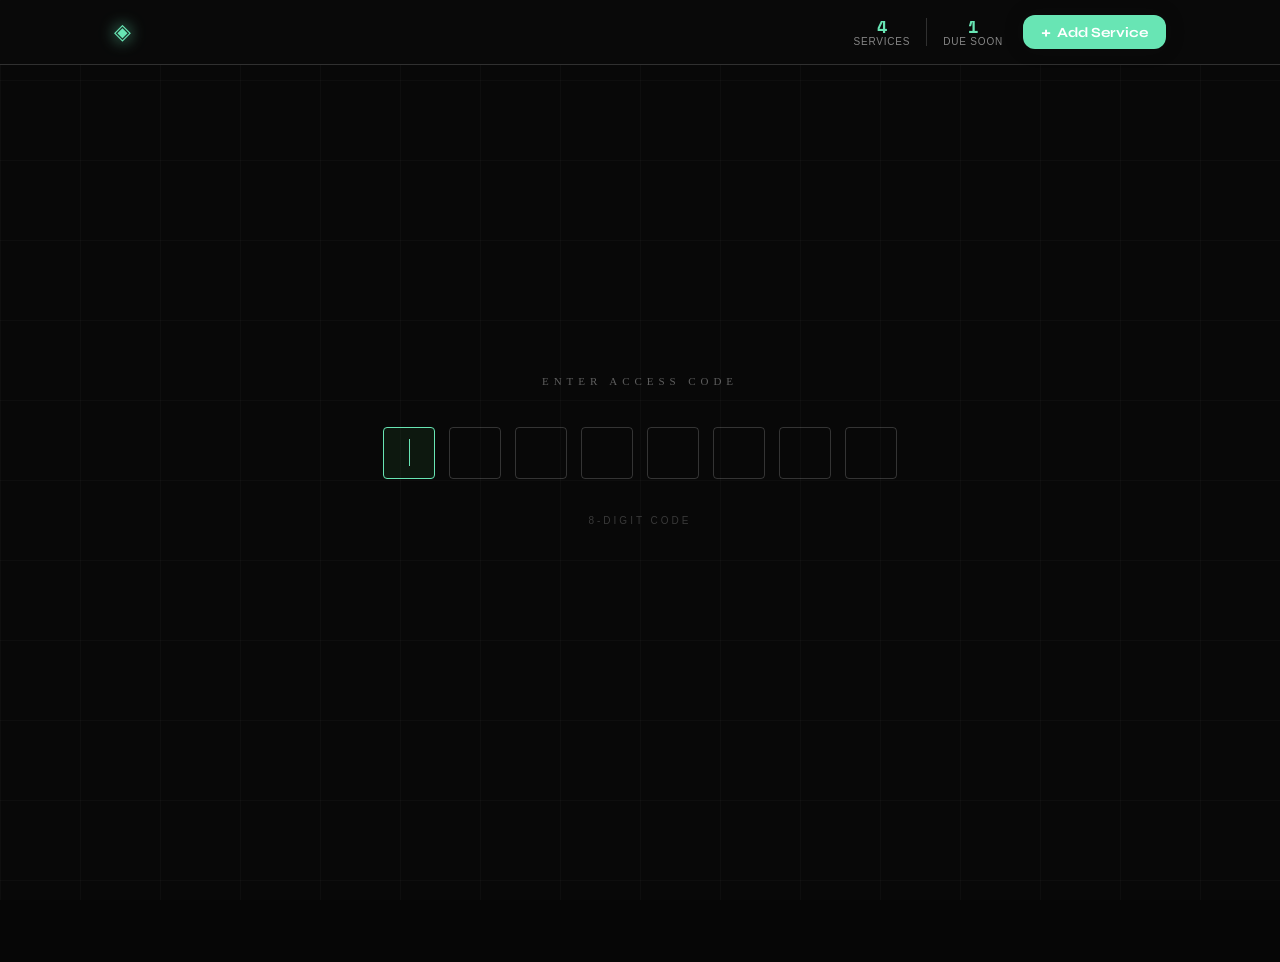
<file: apps/Tracking Purchased/index.html>
<!DOCTYPE html>
<html lang="en">
<head>
  <meta charset="UTF-8" />
  <meta name="viewport" content="width=device-width, initial-scale=1.0" />
  <title>SubTrack — Subscription Timeline</title>
  <link rel="stylesheet" href="style.css" />
  <link href="https://fonts.googleapis.com/css2?family=Space+Mono:ital,wght@0,400;0,700;1,400&family=Syne:wght@400;600;700;800&display=swap" rel="stylesheet" />
  <style>
  *, *::before, *::after { box-sizing: border-box; margin: 0; padding: 0; }

  :root {
    --blue: #080808;
    --accent: #68e5b4;
    --white: #ffffff;
  }

  html, body {
    width: 100%; height: 100%;
    overflow: hidden;
    font-family: 'Montserrat', sans-serif;
    -webkit-tap-highlight-color: transparent;
    touch-action: manipulation;
  }





  
  /* LOCK SCREEN */
  #lock-screen {
    position: fixed; inset: 0;
    background: var(--blue);
    display: flex; align-items: center; justify-content: center;
    z-index: 100;
    transition: opacity 0.6s ease;
    padding: 24px;
  }
  #lock-screen::before {
    content: '';
    position: absolute; inset: 0;
    background-image:
      linear-gradient(rgba(255,255,255,0.025) 1px, transparent 1px),
      linear-gradient(90deg, rgba(255,255,255,0.025) 1px, transparent 1px);
    background-size: 80px 80px;
    pointer-events: none;
  }

  .lock-box {
    text-align: center;
    animation: fadeUp 1s ease forwards;
    width: 100%; max-width: 480px;
  }

  .lock-label {
    font-family: 'Cormorant Garamond', serif;
    font-size: 11px;
    letter-spacing: 0.45em;
    text-transform: uppercase;
    color: rgba(255,255,255,0.35);
    margin-bottom: 40px;
  }

  .digit-row {
    display: flex;
    gap: clamp(6px, 2vw, 14px);
    justify-content: center;
    margin-bottom: 36px;
  }

  .digit-slot {
    width: clamp(34px, 9.5vw, 52px);
    height: clamp(34px, 9.5vw, 52px);
    border: 1px solid rgba(255,255,255,0.18);
    border-radius: 4px;
    display: flex; align-items: center; justify-content: center;
    font-size: clamp(15px, 4vw, 22px);
    font-weight: 200;
    color: var(--white);
    transition: border-color 0.3s, background 0.3s;
    position: relative; overflow: hidden;
    flex-shrink: 0;
  }
  .digit-slot.active { border-color: var(--accent); background: rgba(74, 212, 104, 0.08); }
  .digit-slot.filled { border-color: rgba(255,255,255,0.45); }
  .digit-slot.error  { border-color: #e05555; animation: shake 0.4s ease; }

  .digit-slot .cursor {
    display: block; width: 1px; height: 55%;
    background: var(--accent);
    animation: blink 1s step-end infinite;
    position: absolute;
  }

  .hidden-input {
    position: absolute; opacity: 0; pointer-events: none;
    width: 1px; height: 1px;
  }

  .lock-hint {
    font-size: 10px; letter-spacing: 0.3em;
    color: rgba(255,255,255,0.2);
    text-transform: uppercase;
  }






  /* TRANSITION OVERLAY */
  #transition-overlay {
    position: fixed; inset: 0;
    background: var(--blue);
    display: flex; align-items: center; justify-content: center;
    z-index: 90; pointer-events: none; opacity: 0;
  }
  #transition-overlay.active { opacity: 1; pointer-events: all; }

  .reveal-icon {
    width: clamp(80px, 20vw, 120px);
    height: clamp(80px, 20vw, 120px);
    display: flex; align-items: center; justify-content: center;
  }
  .reveal-icon svg { width: 100%; height: 100%; fill: var(--white); transform-origin: center; }
  .reveal-icon.spin-zoom svg {
    animation: spinZoom 2.2s cubic-bezier(0.4, 0, 0.2, 1) forwards;
  }








  /* KEYFRAMES */
  @keyframes fadeUp {
    from { opacity: 0; transform: translateY(24px); }
    to   { opacity: 1; transform: translateY(0); }
  }
  @keyframes blink {
    0%, 100% { opacity: 1; } 50% { opacity: 0; }
  }
  @keyframes shake {
    0%,100% { transform: translateX(0); }
    20% { transform: translateX(-6px); }
    40% { transform: translateX(6px); }
    60% { transform: translateX(-4px); }
    80% { transform: translateX(4px); }
  }
  @keyframes spinZoom {
    0%   { transform: rotate(0deg)   scale(1);    opacity: 1; }
    60%  { transform: rotate(540deg) scale(1.15); opacity: 1; }
    85%  { transform: rotate(720deg) scale(0.05); opacity: 1; }
    100% { transform: rotate(720deg) scale(0);    opacity: 0; }
  }

  </style>
</head>

<body>

  <div class="bg-grid"></div>

  <div id="lock-screen">
  <div class="lock-box">
    <p class="lock-label">Enter access code</p>
    <div class="digit-row" id="digit-row"></div>
    <p class="lock-hint">8-digit code</p>
  </div>
  <input class="hidden-input" id="hidden-input" type="tel" inputmode="numeric" maxlength="8" autocomplete="off">
  </div>



  <header>
    <div class="header-inner">
      <div class="logo">
        <span class="logo-icon">◈</span>
    
      </div>
      <div class="header-stats">
        <div class="stat">
          <span class="stat-num" id="totalCount">0</span>
          <span class="stat-label">Services</span>
        </div>
        <div class="stat-divider"></div>
        <div class="stat">
          <span class="stat-num" id="dueSoonCount">0</span>
          <span class="stat-label">Due Soon</span>
        </div>
      </div>
      <button class="add-btn" id="openModal">
        <span>+</span> Add Service
      </button>
    </div>
  </header>

  <main>
    <div class="timeline-header">
      <h1>Subscription Timeline</h1>
      <p class="subtitle">Track when your services need renewal</p>
    </div>

    <!-- Cost Summary Panel -->
    <div class="summary-panel" id="summaryPanel" style="display:none">
      <div class="summary-title">
        <span class="summary-icon">◈</span> Cost Summary
        <span class="summary-note" id="summaryNote"></span>
      </div>
      <div class="summary-grid">
        <div class="summary-card">
          <div class="summary-period">Monthly</div>
          <div class="summary-amount" id="sumMonthly">—</div>
          <div class="summary-breakdown" id="sumMonthlyBreak"></div>
        </div>
        <div class="summary-divider"></div>
        <div class="summary-card">
          <div class="summary-period">Yearly</div>
          <div class="summary-amount" id="sumYearly">—</div>
          <div class="summary-breakdown" id="sumYearlyBreak"></div>
        </div>
      </div>
    </div>

    <div id="emptyState" class="empty-state">
      <div class="empty-icon">◈</div>
      <p>No subscriptions tracked yet.</p>
      <span>Click "Add Service" to get started.</span>
    </div>

    <div class="cards-grid" id="cardsGrid"></div>
  </main>

  <!-- Modal -->
  <div class="modal-overlay" id="modalOverlay">
    <div class="modal">
      <div class="modal-header">
        <h2 id="modalTitle">Add Service</h2>
        <button class="modal-close" id="closeModal">✕</button>
      </div>
      <div class="modal-body">
        <div class="form-group">
          <label>Service / Website Name</label>
          <input type="text" id="inputName" placeholder="e.g. Netflix, Spotify…" />
        </div>
        <div class="form-row">
          <div class="form-group">
            <label>Start Date</label>
            <input type="date" id="inputStart" />
          </div>
          <div class="form-group">
            <label>Next Payment Date</label>
            <input type="date" id="inputEnd" />
          </div>
        </div>
        <div class="form-group">
          <label>Category</label>
          <select id="inputCategory">
            <option value="streaming">🎬 Streaming</option>
            <option value="music">🎵 Music</option>
            <option value="software">💻 Software</option>
            <option value="gaming">🎮 Gaming</option>
            <option value="news">📰 News / Media</option>
            <option value="cloud">☁️ Cloud Storage</option>
            <option value="other">◈ Other</option>
          </select>
        </div>
        <div class="form-row">
          <div class="form-group">
            <label>Cost (optional)</label>
            <input type="number" id="inputCost" placeholder="e.g. 9.99" min="0" step="0.01" />
          </div>
          <div class="form-group">
            <label>Billing Cycle</label>
            <select id="inputBilling">
              <option value="monthly">Monthly</option>
              <option value="yearly">Yearly</option>
              <option value="none">One-time / Other</option>
            </select>
          </div>
        </div>
        <div class="form-error" id="formError"></div>
        <button class="submit-btn" id="submitBtn">Save Service</button>
      </div>
    </div>
  </div>

  <script src="app.js"></script>
  <script>
  const SECRET_CODE = '12345678';

  const digitRow    = document.getElementById('digit-row');
  const hiddenInput = document.getElementById('hidden-input');
  const lockScreen  = document.getElementById('lock-screen');
  const overlay     = document.getElementById('transition-overlay');
  const revealIcon  = document.getElementById('reveal-icon');
  const mainSite    = document.getElementById('main-site');

  let entered = '';

  for (let i = 0; i < 8; i++) {
    const slot = document.createElement('div');
    slot.className = 'digit-slot' + (i === 0 ? ' active' : '');
    slot.id = 'slot-' + i;
    if (i === 0) slot.innerHTML = '<span class="cursor"></span>';
    digitRow.appendChild(slot);
  }

  lockScreen.addEventListener('click', () => hiddenInput.focus());
  hiddenInput.focus();

  hiddenInput.addEventListener('input', () => {
    entered = hiddenInput.value.replace(/\D/g, '').slice(0, 8);
    hiddenInput.value = entered;
    updateSlots();
    if (entered.length === 8) validateCode();
  });

  function updateSlots() {
    for (let i = 0; i < 8; i++) {
      const slot = document.getElementById('slot-' + i);
      slot.className = 'digit-slot';
      slot.innerHTML = '';
      if (i < entered.length) {
        slot.classList.add('filled');
        slot.textContent = '•';
      } else if (i === entered.length) {
        slot.classList.add('active');
        slot.innerHTML = '<span class="cursor"></span>';
      }
    }
  }

  function validateCode() {
    if (entered === SECRET_CODE) {
      lockScreen.style.opacity = '0';
      setTimeout(() => {
        lockScreen.style.display = 'none';
        startRevealAnimation();
      }, 500);
    } else {
      for (let i = 0; i < 8; i++)
        document.getElementById('slot-' + i).classList.add('error');
      setTimeout(() => {
        entered = ''; hiddenInput.value = '';
        updateSlots(); hiddenInput.focus();
      }, 700);
    }
  }

  function startRevealAnimation() {
    overlay.classList.add('active');
    revealIcon.classList.add('spin-zoom');
    setTimeout(() => {
      mainSite.classList.add('visible');
      overlay.style.transition = 'opacity 0.5s ease';
      overlay.style.opacity = '0';
      setTimeout(() => { overlay.style.display = 'none'; }, 500);
    }, 2000);
  }

  // CANVAS BACKGROUND
  const canvas = document.getElementById('bg-canvas');
  const ctx    = canvas.getContext('2d');

  function resizeCanvas() {
    canvas.width  = window.innerWidth;
    canvas.height = window.innerHeight;
  }
  resizeCanvas();
  window.addEventListener('resize', resizeCanvas);

  const orbs = [
    { x: 0.15, y: 0.25, r: 0.55, color: '#0d2a5e', vx:  0.00012, vy:  0.00008 },
    { x: 0.75, y: 0.65, r: 0.50, color: '#0a1e4a', vx: -0.00009, vy:  0.00011 },
    { x: 0.50, y: 0.10, r: 0.45, color: '#112f70', vx:  0.00007, vy:  0.00013 },
    { x: 0.85, y: 0.20, r: 0.40, color: '#0b2355', vx: -0.00011, vy: -0.00007 },
    { x: 0.20, y: 0.80, r: 0.48, color: '#091840', vx:  0.00010, vy: -0.00009 },
    { x: 0.60, y: 0.85, r: 0.42, color: '#15377e', vx: -0.00008, vy: -0.00012 },
  ];
  let t = 0;

  function drawFrame() {
    const W = canvas.width, H = canvas.height;
    t++;
    ctx.fillStyle = '#060e1f';
    ctx.fillRect(0, 0, W, H);
    for (const orb of orbs) {
      const px = (orb.x + Math.sin(t * 0.0003 + orb.r * 10) * 0.08) * W;
      const py = (orb.y + Math.cos(t * 0.0004 + orb.r *  7) * 0.07) * H;
      const radius = orb.r * Math.min(W, H);
      const grad = ctx.createRadialGradient(px, py, 0, px, py, radius);
      grad.addColorStop(0,   orb.color + 'cc');
      grad.addColorStop(0.5, orb.color + '55');
      grad.addColorStop(1,   orb.color + '00');
      ctx.globalCompositeOperation = 'screen';
      ctx.fillStyle = grad;
      ctx.fillRect(0, 0, W, H);
      orb.x += orb.vx; orb.y += orb.vy;
      if (orb.x < 0 || orb.x > 1) orb.vx *= -1;
      if (orb.y < 0 || orb.y > 1) orb.vy *= -1;
    }
    ctx.globalCompositeOperation = 'source-over';
    for (let i = 0; i < 3; i++) {
      const sy    = (Math.sin(t * 0.0002 + i * 2.1) * 0.5 + 0.5) * H;
      const alpha = 0.018 + Math.sin(t * 0.0015 + i) * 0.010;
      const sg    = ctx.createLinearGradient(0, sy - 60, 0, sy + 60);
      sg.addColorStop(0,   'rgba(60,120,220,0)');
      sg.addColorStop(0.5, 'rgba(60,120,220,' + alpha + ')');
      sg.addColorStop(1,   'rgba(60,120,220,0)');
      ctx.fillStyle = sg;
      ctx.fillRect(0, sy - 60, W, 120);
    }
    requestAnimationFrame(drawFrame);
  }
  drawFrame();

  </script>
</body>
</html>
</file>
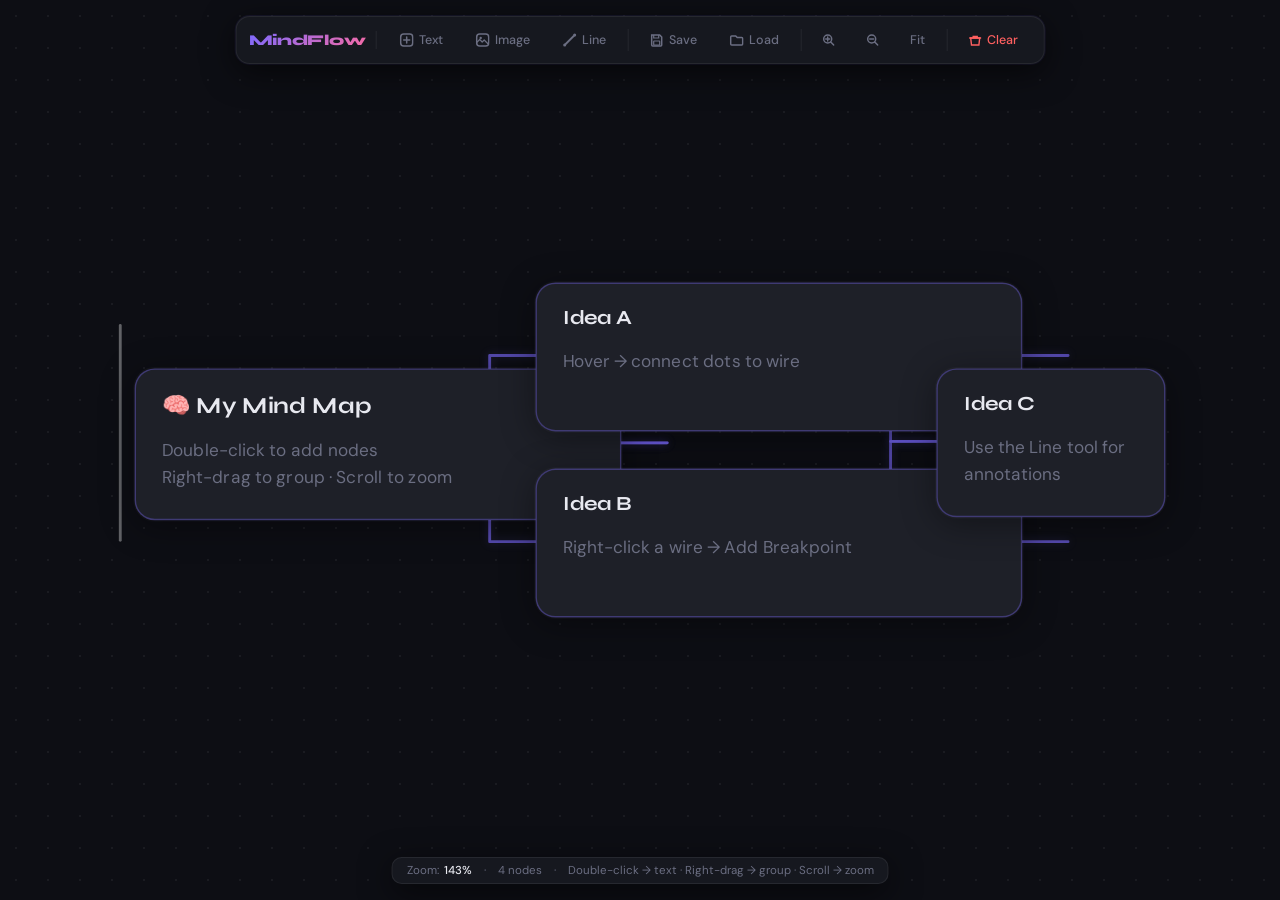
<file: apps/MindFlow/mindmap.html>
<!DOCTYPE html>
<html lang="en">
<head>
<meta charset="UTF-8">
<meta name="viewport" content="width=device-width, initial-scale=1.0">
<title>MindFlow — Infinite Mind Map</title>
<style>
@import url('https://fonts.googleapis.com/css2?family=Syne:wght@400;600;700;800&family=DM+Sans:ital,wght@0,300;0,400;0,500;1,300&display=swap');

:root {
  --bg:           #0d0e14;
  --surface:      #16181f;
  --surface2:     #1e2028;
  --border:       rgba(255,255,255,0.07);
  --accent:       #7c6aff;
  --accent2:      #ff6a9e;
  --accent3:      #6affd4;
  --text:         #e8e9f0;
  --text-dim:     #6b6e82;
  --text-ph:      rgba(107,110,130,0.45);
  --node-bg:      #1e2028;
  --node-border:  rgba(124,106,255,0.35);
  --wire:         rgba(124,106,255,0.65);
  --dot:          #7c6aff;
  --shadow:       0 8px 32px rgba(0,0,0,0.6);
  --shadow-node:  0 4px 24px rgba(0,0,0,0.4),0 0 0 1px rgba(255,255,255,0.03);
  --shadow-hover: 0 4px 32px rgba(0,0,0,0.5),0 0 20px rgba(124,106,255,0.12);
  --shadow-sel:   0 4px 32px rgba(0,0,0,0.5),0 0 0 3px rgba(124,106,255,0.2);
  --font-ui:      'DM Sans', sans-serif;
  --font-display: 'Syne', sans-serif;
}
*,*::before,*::after{box-sizing:border-box;margin:0;padding:0}
body{
  font-family:var(--font-ui);background:var(--bg);color:var(--text);
  overflow:hidden;width:100vw;height:100vh;cursor:default;user-select:none;
}

/* Toolbar */
#toolbar{
  position:fixed;top:16px;left:50%;transform:translateX(-50%);z-index:1000;
  display:flex;gap:6px;align-items:center;
  background:var(--surface);border:1px solid var(--border);border-radius:14px;
  padding:8px 12px;
  box-shadow:var(--shadow),0 0 0 1px rgba(124,106,255,0.1);
}
.logo{
  font-family:var(--font-display);font-weight:800;font-size:15px;
  background:linear-gradient(135deg,var(--accent),var(--accent2));
  -webkit-background-clip:text;-webkit-text-fill-color:transparent;background-clip:text;
  padding-right:10px;border-right:1px solid var(--border);margin-right:4px;letter-spacing:-0.3px;
}
.tb-btn{
  background:transparent;border:1px solid transparent;color:var(--text-dim);
  border-radius:9px;padding:6px 12px;
  font-family:var(--font-ui);font-size:12.5px;font-weight:500;
  cursor:pointer;display:flex;align-items:center;gap:6px;
  transition:all 0.15s;white-space:nowrap;
}
.tb-btn:hover{background:var(--surface2);color:var(--text);border-color:var(--border);}
.tb-btn.active{background:rgba(124,106,255,0.15);color:var(--accent);border-color:rgba(124,106,255,0.3);}
.tb-btn svg{flex-shrink:0;}
.tb-sep{width:1px;height:22px;background:var(--border);margin:0 2px;}

/* Status */
#statusbar{
  position:fixed;bottom:16px;left:50%;transform:translateX(-50%);z-index:1000;
  display:flex;gap:12px;align-items:center;
  background:var(--surface);border:1px solid var(--border);border-radius:10px;
  padding:5px 14px;font-size:11.5px;color:var(--text-dim);box-shadow:var(--shadow);
}
#statusbar span{display:flex;align-items:center;gap:5px;}
#zoom-level{color:var(--text);font-weight:500;}

/* Canvas — KEY: NO -3000px offset. Canvas covers the wrap entirely.
   Items inside are absolutely positioned at their canvas coords (which equal
   wrap-pixel coords when zoom=1, panX=0, panY=0). */
#canvas-wrap{position:absolute;inset:0;overflow:hidden;}
#canvas{
  position:absolute;
  left:0;top:0;
  width:100%;height:100%;
  transform-origin:0 0;
  /* Items inside can extend WAY beyond width/height — that's fine,
     overflow:hidden on the wrap clips visually. */
}
#canvas-wrap::before{
  content:'';position:absolute;inset:0;
  background-image:radial-gradient(circle,rgba(255,255,255,0.055) 1px,transparent 1px);
  background-size:32px 32px;pointer-events:none;z-index:0;
}
/* SVG sits at canvas (0,0) so its coordinate system matches the canvas.
   overflow:visible lets wires extend in any direction (including negative). */
#wires-svg{
  position:absolute;left:0;top:0;
  width:100%;height:100%;
  pointer-events:none;z-index:1;overflow:visible;
}

/* Groups */
.group{
  position:absolute;border-radius:18px;
  border:2px dashed rgba(255,255,255,0.18);
  z-index:2;cursor:move;transition:border-color 0.15s;
}
.group:hover{border-color:rgba(255,255,255,0.35);}
.group.selected{border-color:var(--accent);}
.group-header{position:absolute;top:-26px;left:10px;display:flex;align-items:center;gap:6px;}
.group-swatch{
  width:12px;height:12px;border-radius:50%;flex-shrink:0;
  cursor:pointer;border:2px solid rgba(255,255,255,0.25);
  transition:transform 0.1s;
}
.group-swatch:hover{transform:scale(1.3);}
.group-name{
  font-family:var(--font-display);font-size:11px;font-weight:700;
  color:rgba(255,255,255,0.55);outline:none;border:none;background:transparent;
  min-width:40px;max-width:160px;letter-spacing:0.5px;text-transform:uppercase;
}
.group-name:focus{color:var(--text);}

#lasso{
  position:absolute;
  border:1.5px dashed rgba(124,106,255,0.6);background:rgba(124,106,255,0.06);
  border-radius:4px;pointer-events:none;z-index:50;display:none;
}

/* Nodes */
.node{position:absolute;z-index:10;cursor:grab;--color:var(--accent);}
.node:active{cursor:grabbing;}
.node-inner{
  position:relative;background:var(--node-bg);
  border:1.5px solid var(--node-border);border-radius:14px;padding:14px 18px;
  box-shadow:var(--shadow-node);
  min-width:140px;max-width:340px;
  transition:border-color 0.2s,box-shadow 0.2s;
}
.node:hover .node-inner{border-color:var(--color);box-shadow:var(--shadow-hover);}
.node.selected .node-inner{border-color:var(--color);box-shadow:var(--shadow-sel);}
.node-title{
  font-family:var(--font-display);font-weight:700;font-size:14px;
  color:var(--text);outline:none;border:none;background:transparent;
  width:100%;resize:none;overflow:hidden;line-height:1.4;min-height:20px;
}
.node-body{
  font-family:var(--font-ui);font-size:12px;color:var(--text-dim);
  outline:none;border:none;background:transparent;
  width:100%;resize:none;overflow:hidden;margin-top:6px;line-height:1.6;min-height:0;
}
.node-title::placeholder,.node-body::placeholder{color:var(--text-ph);}
.node-controls{display:none;gap:4px;margin-top:8px;padding-top:8px;border-top:1px solid var(--border);align-items:center;}
.node.selected .node-controls{display:flex;}
.font-btn{
  background:var(--surface2);border:1px solid var(--border);color:var(--text-dim);
  border-radius:5px;width:22px;height:22px;
  display:flex;align-items:center;justify-content:center;
  font-size:10px;cursor:pointer;transition:all 0.1s;
}
.font-btn:hover{background:var(--accent);color:#fff;border-color:var(--accent);}
.node-image .node-inner{padding:6px;background:var(--surface2);}
.node-image img{display:block;border-radius:10px;width:100%;height:auto;pointer-events:none;}

.resize-handle{
  position:absolute;bottom:-5px;right:-5px;width:16px;height:16px;
  background:var(--accent);border-radius:50%;cursor:se-resize;z-index:20;
  opacity:0;transition:opacity 0.15s;
  display:flex;align-items:center;justify-content:center;
}
.node.selected .resize-handle{opacity:1;}
.resize-handle svg{pointer-events:none;}
.rotate-handle{
  position:absolute;top:-28px;left:50%;transform:translateX(-50%);
  width:20px;height:20px;background:var(--accent2);border-radius:50%;
  cursor:grab;z-index:20;opacity:0;transition:opacity 0.15s;
  display:flex;align-items:center;justify-content:center;
}
.node.selected .rotate-handle{opacity:1;}

.conn-dot{
  position:absolute;width:10px;height:10px;
  background:var(--dot);border-radius:50%;z-index:30;opacity:0;
  cursor:crosshair;transition:opacity 0.15s,transform 0.15s;
  border:2px solid var(--bg);box-shadow:0 0 8px var(--accent);
}
.node:hover .conn-dot{opacity:1;}
.conn-dot:hover{transform:scale(1.5);}
.conn-dot[data-pos="top"]   {top:-6px;   left:50%;transform:translateX(-50%);}
.conn-dot[data-pos="bottom"]{bottom:-6px;left:50%;transform:translateX(-50%);}
.conn-dot[data-pos="left"]  {left:-6px;  top:50%; transform:translateY(-50%);}
.conn-dot[data-pos="right"] {right:-6px; top:50%; transform:translateY(-50%);}
.conn-dot[data-pos="top"]:hover   {transform:translateX(-50%) scale(1.5);}
.conn-dot[data-pos="bottom"]:hover{transform:translateX(-50%) scale(1.5);}
.conn-dot[data-pos="left"]:hover  {transform:translateY(-50%) scale(1.5);}
.conn-dot[data-pos="right"]:hover {transform:translateY(-50%) scale(1.5);}

/* Wires */
.wire{
  fill:none;stroke:var(--wire);stroke-width:2;
  stroke-linecap:round;stroke-linejoin:round;
  filter:drop-shadow(0 0 3px rgba(124,106,255,0.3));
  cursor:pointer;pointer-events:stroke;
  transition:stroke 0.15s,stroke-width 0.15s;
}
.wire:hover{stroke:var(--accent2);stroke-width:2.5;}
.wire.selected{stroke:var(--accent2);stroke-width:2.5;filter:drop-shadow(0 0 6px rgba(255,106,158,0.5));}
.wire-preview{fill:none;stroke:rgba(124,106,255,0.35);stroke-width:2;stroke-dasharray:6 4;stroke-linecap:round;pointer-events:none;}
.bp-handle{fill:var(--surface);stroke:var(--accent);stroke-width:1.5;cursor:move;pointer-events:all;transition:fill 0.1s;}
.bp-handle:hover{fill:var(--accent);}
.wire-mid-dot{fill:rgba(124,106,255,0.3);stroke:var(--accent);stroke-width:1.5;cursor:crosshair;pointer-events:all;opacity:0;transition:opacity 0.15s;}
.wire-mid-dot:hover{opacity:1;}

/* Lines */
.line-el{position:absolute;z-index:8;cursor:pointer;pointer-events:none;}
.line-el svg{overflow:visible;pointer-events:all;}
.line-el .line-path{
  fill:none;stroke:rgba(255,255,255,0.35);stroke-width:2;
  stroke-linecap:round;cursor:move;pointer-events:stroke;transition:stroke 0.15s;
}
.line-el.selected .line-path{stroke:var(--accent2);filter:drop-shadow(0 0 5px rgba(255,106,158,0.5));}
.line-el .line-path:hover{stroke:rgba(255,255,255,0.7);}
.line-end-handle{
  fill:var(--surface);stroke:var(--accent);stroke-width:1.5;
  cursor:crosshair;pointer-events:all;opacity:0;transition:opacity 0.15s;
}
.line-el:hover .line-end-handle,.line-el.selected .line-end-handle{opacity:1;}
body.line-mode{cursor:crosshair;}

/* Context menu */
#ctx-menu{
  position:fixed;z-index:3000;background:var(--surface);
  border:1px solid var(--border);border-radius:12px;
  padding:6px;box-shadow:var(--shadow);display:none;min-width:170px;
}
.ctx-item{
  padding:7px 12px;border-radius:7px;
  font-size:13px;cursor:pointer;
  display:flex;align-items:center;gap:8px;color:var(--text-dim);
  transition:all 0.1s;
}
.ctx-item:hover{background:var(--surface2);color:var(--text);}
.ctx-item.danger:hover{background:rgba(255,80,80,0.1);color:#ff5050;}
.ctx-sep{height:1px;background:var(--border);margin:4px 0;}

/* Group color picker */
#group-color-picker{
  position:fixed;z-index:4000;background:var(--surface);
  border:1px solid var(--border);border-radius:10px;
  padding:8px 10px;display:none;gap:7px;align-items:center;box-shadow:var(--shadow);
}
#group-color-picker.show{display:flex;}
.gcp-swatch{width:16px;height:16px;border-radius:50%;cursor:pointer;border:2px solid transparent;transition:transform 0.1s,border-color 0.1s;}
.gcp-swatch:hover{transform:scale(1.25);}
.gcp-swatch.active{border-color:#fff;}

/* Toast */
#save-toast{
  position:fixed;bottom:16px;right:16px;
  background:rgba(106,255,212,0.12);border:1px solid rgba(106,255,212,0.3);
  color:var(--accent3);border-radius:8px;padding:7px 14px;
  font-size:12px;z-index:2000;
  opacity:0;transform:translateY(8px);transition:all 0.3s;pointer-events:none;
}
#save-toast.show{opacity:1;transform:translateY(0);}

/* Drop overlay */
#drop-overlay{
  position:fixed;inset:0;background:rgba(124,106,255,0.07);
  border:3px dashed rgba(124,106,255,0.45);border-radius:20px;
  z-index:2000;display:none;align-items:center;justify-content:center;
  font-family:var(--font-display);font-size:24px;font-weight:700;
  color:var(--accent);pointer-events:none;
}
#drop-overlay.show{display:flex;}
</style>
</head>
<body>

<!-- TOOLBAR -->
<div id="toolbar">
  <span class="logo">MindFlow</span>
  <button class="tb-btn" id="btn-add-text">
    <svg width="14" height="14" viewBox="0 0 14 14" fill="none"><rect x="1" y="1" width="12" height="12" rx="3" stroke="currentColor" stroke-width="1.5"/><path d="M4 7h6M7 4v6" stroke="currentColor" stroke-width="1.5" stroke-linecap="round"/></svg>
    Text
  </button>
  <button class="tb-btn" id="btn-add-img">
    <svg width="14" height="14" viewBox="0 0 14 14" fill="none"><rect x="1" y="1" width="12" height="12" rx="3" stroke="currentColor" stroke-width="1.5"/><circle cx="5" cy="5" r="1.2" fill="currentColor"/><path d="M1 9.5l3-3 2.5 2.5 2-2 3.5 3.5" stroke="currentColor" stroke-width="1.2" stroke-linecap="round" stroke-linejoin="round"/></svg>
    Image
  </button>
  <button class="tb-btn" id="btn-add-line">
    <svg width="14" height="14" viewBox="0 0 14 14" fill="none"><path d="M2 12L12 2" stroke="currentColor" stroke-width="1.8" stroke-linecap="round"/><circle cx="2" cy="12" r="1.5" fill="currentColor"/><circle cx="12" cy="2" r="1.5" fill="currentColor"/></svg>
    Line
  </button>
  <div class="tb-sep"></div>
  <button class="tb-btn" id="btn-save">
    <svg width="14" height="14" viewBox="0 0 14 14" fill="none"><path d="M2 2h8l2 2v8a1 1 0 01-1 1H3a1 1 0 01-1-1V2z" stroke="currentColor" stroke-width="1.5"/><rect x="4" y="8" width="6" height="4" rx="0.5" stroke="currentColor" stroke-width="1.2"/><path d="M4 2v3h5V2" stroke="currentColor" stroke-width="1.2"/></svg>
    Save
  </button>
  <button class="tb-btn" id="btn-load">
    <svg width="14" height="14" viewBox="0 0 14 14" fill="none"><path d="M2 3h4l1.5 1.5H12a1 1 0 011 1V11a1 1 0 01-1 1H2a1 1 0 01-1-1V4a1 1 0 011-1z" stroke="currentColor" stroke-width="1.5"/></svg>
    Load
  </button>
  <div class="tb-sep"></div>
  <button class="tb-btn" id="btn-zoom-in"><svg width="12" height="12" viewBox="0 0 12 12" fill="none"><circle cx="5" cy="5" r="4" stroke="currentColor" stroke-width="1.5"/><path d="M3 5h4M5 3v4" stroke="currentColor" stroke-width="1.4" stroke-linecap="round"/><path d="M8 8l3 3" stroke="currentColor" stroke-width="1.5" stroke-linecap="round"/></svg></button>
  <button class="tb-btn" id="btn-zoom-out"><svg width="12" height="12" viewBox="0 0 12 12" fill="none"><circle cx="5" cy="5" r="4" stroke="currentColor" stroke-width="1.5"/><path d="M3 5h4" stroke="currentColor" stroke-width="1.4" stroke-linecap="round"/><path d="M8 8l3 3" stroke="currentColor" stroke-width="1.5" stroke-linecap="round"/></svg></button>
  <button class="tb-btn" id="btn-fit">Fit</button>
  <div class="tb-sep"></div>
  <button class="tb-btn" id="btn-clear" style="color:#ff6060">
    <svg width="13" height="13" viewBox="0 0 13 13" fill="none"><path d="M2 4h9l-.8 7H2.8L2 4z" stroke="currentColor" stroke-width="1.4"/><path d="M1 4h11M4.5 4V2.5h4V4" stroke="currentColor" stroke-width="1.4" stroke-linecap="round"/></svg>
    Clear
  </button>
</div>

<!-- CANVAS -->
<div id="canvas-wrap">
  <div id="canvas">
    <div id="groups-layer"></div>
    <svg id="wires-svg" xmlns="http://www.w3.org/2000/svg"></svg>
    <div id="lasso"></div>
  </div>
</div>

<div id="drop-overlay">🖼 Drop image here</div>
<div id="statusbar">
  <span>Zoom: <strong id="zoom-level">100%</strong></span>
  <span>·</span><span id="node-count">0 nodes</span>
  <span>·</span><span id="hint">Double-click → text · Right-drag → group · Scroll → zoom</span>
</div>

<div id="ctx-menu">
  <div class="ctx-item" id="ctx-wire" style="display:none">
    <svg width="13" height="13" viewBox="0 0 13 13" fill="none"><circle cx="6.5" cy="6.5" r="2" fill="currentColor"/><path d="M1 6.5h3M9 6.5h3" stroke="currentColor" stroke-width="1.4" stroke-linecap="round"/></svg>
    Add Breakpoint
  </div>
  <div class="ctx-item" id="ctx-dup" style="display:none">
    <svg width="13" height="13" viewBox="0 0 13 13" fill="none"><rect x="1" y="4" width="8" height="8" rx="2" stroke="currentColor" stroke-width="1.3"/><path d="M4 4V3a2 2 0 012-2h4a2 2 0 012 2v4a2 2 0 01-2 2h-1" stroke="currentColor" stroke-width="1.3"/></svg>
    Duplicate
  </div>
  <div class="ctx-sep"></div>
  <div class="ctx-item danger" id="ctx-del">
    <svg width="13" height="13" viewBox="0 0 13 13" fill="none"><path d="M2 4h9l-.8 7H2.8L2 4z" stroke="currentColor" stroke-width="1.3"/><path d="M1 4h11M4.5 4V2.5h4V4" stroke="currentColor" stroke-width="1.3" stroke-linecap="round"/></svg>
    Delete
  </div>
</div>

<div id="group-color-picker"></div>
<div id="save-toast"></div>
<input type="file" id="file-input" accept="image/*" style="display:none">

<script>
'use strict';

/* ═══════════════════════════════════════════════════════════════════════
   COORDINATE SYSTEM — REWRITTEN FROM SCRATCH

   The canvas element is positioned at left:0,top:0 with transform-origin:0 0.
   Transform: translate(panX, panY) scale(zoom).

   A node at canvas coords (cx, cy) renders at wrap-relative position:
       wx = cx * zoom + panX
       wy = cy * zoom + panY

   Inverse (screen → canvas):
       cx = (sx - wrapRect.left - panX) / zoom
       cy = (sy - wrapRect.top  - panY) / zoom

   When zoom=1, panX=0, panY=0 (default state):
       canvas (0,0) appears at top-left of wrap → canvas (700,400) appears at
       middle of a 1400×800 wrap. So seed nodes near (700,400) start visible.

   The "infinite" canvas is purely a logical concept — nodes use absolute
   positioning with no clipping limit. The canvas DIV itself can be small;
   nodes/lines/groups extend beyond it freely (overflow:visible by default
   on absolute children).
   ═══════════════════════════════════════════════════════════════════════ */

const SUBWAY_R     = 12;
const GROUP_COLORS = ['#7c6aff','#ff6a9e','#6affd4','#ffd46a','#6ab8ff','#ff8c6a'];
const GROUP_NAMES  = ['Violet','Rose','Mint','Gold','Sky','Coral'];

// ── State ───────────────────────────────────────────────────────────────
const state = {
  nodes:  [],   // {id,type,x,y,rot,w,title,body,imgSrc,fontSize,groupId}
  wires:  [],   // {id,from:{nodeId,pos},to:{nodeId,pos},breakpoints:[{x,y}]}
  groups: [],   // {id,x,y,w,h,name,color,nodeIds:[]}
  lines:  [],   // {id,x1,y1,x2,y2,color,width}
  nextId: 1,
  selectedIds:    new Set(),
  selectedWireId: null,
  selectedGroupId:null,
  selectedLineId: null,
};

// Viewport
let panX = 0, panY = 0, zoom = 1;

// Interaction trackers
let isPanning=false, panStart={x:0,y:0};
let draggingNode=null,  dragOffX=0,  dragOffY=0;
let draggingGroup=null, grpOffX=0,   grpOffY=0;
let draggingBP=null;
let draggingLine=null,  lineOffAX=0, lineOffAY=0, lineOffBX=0, lineOffBY=0;
let draggingLineEnd=null;
let wiringFrom=null, previewWirePath=null;
let resizingNode=null, resizeStartW=0, resizeStartMX=0;
let rotatingNode=null, rotateStartAngle=0;
let isLassoing=false, lassoStart={x:0,y:0}, lassoRect={x:0,y:0,w:0,h:0};
let lineDrawing=false, lineDrawStart={x:0,y:0}, linePreviewEl=null;
let activeTool='select';
let ctxTargetId=null, ctxTargetType=null;
let _ctxPos={x:0,y:0};

// DOM refs
const canvasEl   = document.getElementById('canvas');
const groupsLayer= document.getElementById('groups-layer');
const wrapEl     = document.getElementById('canvas-wrap');
const wiresSvg   = document.getElementById('wires-svg');
const lassoEl    = document.getElementById('lasso');
const ctxMenu    = document.getElementById('ctx-menu');
const gcPicker   = document.getElementById('group-color-picker');
const dropOvl    = document.getElementById('drop-overlay');
const fileInput  = document.getElementById('file-input');
const toast      = document.getElementById('save-toast');
const zoomLabel  = document.getElementById('zoom-level');
const nodeCountEl= document.getElementById('node-count');
const hintEl     = document.getElementById('hint');

// ═══════════════════════════════════════════════════════════════════════
// COORDINATE HELPERS — these are the only formulas that matter
// ═══════════════════════════════════════════════════════════════════════

/** Apply current pan/zoom to the canvas element. */
function applyTransform() {
  canvasEl.style.transform = `translate(${panX}px,${panY}px) scale(${zoom})`;
  zoomLabel.textContent = Math.round(zoom*100) + '%';
}

/** Screen coords → canvas coords. */
function s2c(sx, sy) {
  const r = wrapEl.getBoundingClientRect();
  return {
    x: (sx - r.left - panX) / zoom,
    y: (sy - r.top  - panY) / zoom,
  };
}

/** Wrap-relative position → canvas coords (when sx,sy already in wrap space). */
function w2c(wx, wy) {
  return { x: (wx - panX) / zoom, y: (wy - panY) / zoom };
}

/**
 * Zoom by factor while keeping the wrap-relative point (wx, wy) fixed.
 *
 * Constraint:  wx = cx*zoom + panX  =  cx*newZoom + newPanX
 * Solving:     newPanX = wx - cx*newZoom
 *                      = wx - (wx - panX)/zoom * newZoom
 *                      = wx - (wx - panX) * (newZoom/zoom)
 */
function zoomAtWrap(wx, wy, factor) {
  const newZoom = Math.min(4, Math.max(0.1, zoom * factor));
  if (newZoom === zoom) return;
  panX = wx - (wx - panX) * (newZoom / zoom);
  panY = wy - (wy - panY) * (newZoom / zoom);
  zoom = newZoom;
  applyTransform();
}

/** Zoom centered on the cursor (screen coords). */
function zoomAtScreen(sx, sy, factor) {
  const r = wrapEl.getBoundingClientRect();
  zoomAtWrap(sx - r.left, sy - r.top, factor);
}

/** Fit all content into viewport. */
function fitAll() {
  const items = [];
  state.nodes.forEach(n => {
    const el = document.getElementById(n.id);
    const inner = el ? el.querySelector('.node-inner') : null;
    items.push({ x:n.x, y:n.y, w:inner?inner.offsetWidth:160, h:inner?inner.offsetHeight:80 });
  });
  state.groups.forEach(g => items.push({ x:g.x, y:g.y, w:g.w, h:g.h }));
  state.lines.forEach(l => items.push({
    x:Math.min(l.x1,l.x2)-4, y:Math.min(l.y1,l.y2)-4,
    w:Math.abs(l.x2-l.x1)+8, h:Math.abs(l.y2-l.y1)+8
  }));

  const r = wrapEl.getBoundingClientRect();

  if (!items.length) {
    zoom=1; panX=r.width/2; panY=r.height/2; applyTransform(); return;
  }

  let minX=Infinity, minY=Infinity, maxX=-Infinity, maxY=-Infinity;
  items.forEach(i => {
    minX=Math.min(minX,i.x); minY=Math.min(minY,i.y);
    maxX=Math.max(maxX,i.x+i.w); maxY=Math.max(maxY,i.y+i.h);
  });

  const PAD = 80;
  const cw = maxX - minX + PAD*2;
  const ch = maxY - minY + PAD*2;
  const newZoom = Math.min(2, Math.max(0.1, Math.min(r.width/cw, r.height/ch)));

  // Content centre in canvas space → maps to viewport centre
  // Constraint:  r.width/2 = contentCX * newZoom + panX
  const contentCX = (minX + maxX) / 2;
  const contentCY = (minY + maxY) / 2;
  panX = r.width/2  - contentCX * newZoom;
  panY = r.height/2 - contentCY * newZoom;
  zoom = newZoom;
  applyTransform();
}

/** Get current viewport centre in canvas coords. */
function viewportCentre() {
  const r = wrapEl.getBoundingClientRect();
  return w2c(r.width/2, r.height/2);
}

// ═══════════════════════════════════════════════════════════════════════
// NODE CREATION & RENDERING
// ═══════════════════════════════════════════════════════════════════════
function esc(s){return(s||'').replace(/&/g,'&amp;').replace(/</g,'&lt;').replace(/>/g,'&gt;');}

function createNode(type, x, y, extra={}) {
  const id = 'n' + (state.nextId++);
  const node = {
    id, type, x, y, rot:0,
    w: type==='image' ? 220 : undefined,
    title:'', body:'', imgSrc:'', fontSize:14, groupId:null,
    ...extra
  };
  state.nodes.push(node);
  renderNode(node);
  updateCount();
  return node;
}

function renderNode(node) {
  let el = document.getElementById(node.id);
  if (!el) {
    el = document.createElement('div');
    el.id = node.id; el.className = 'node node-'+node.type;
    canvasEl.appendChild(el);
    bindNodeOuterEvents(el, node);
  }
  el.style.left = node.x+'px';
  el.style.top  = node.y+'px';
  el.style.transform = `rotate(${node.rot||0}deg)`;
  el.style.setProperty('--color', 'var(--accent)');

  const rotSvg = `<div class="rotate-handle"><svg width="10" height="10" viewBox="0 0 10 10" fill="none">
    <path d="M2 5a3 3 0 013-3 3 3 0 010 6" stroke="white" stroke-width="1.5" stroke-linecap="round"/>
    <path d="M7.5 2L9 3.5 7.5 5" stroke="white" stroke-width="1.3" stroke-linecap="round" stroke-linejoin="round"/>
  </svg></div>`;
  const connDots = ['top','bottom','left','right'].map(p =>
    `<div class="conn-dot" data-pos="${p}" data-nodeid="${node.id}"></div>`).join('');

  if (node.type === 'text') {
    el.innerHTML = `<div class="node-inner">
      <textarea class="node-title" placeholder="Title..." rows="1" style="font-size:${node.fontSize}px">${esc(node.title)}</textarea>
      <textarea class="node-body" placeholder="Notes..." rows="2">${esc(node.body)}</textarea>
      <div class="node-controls">
        <div class="font-btn" data-action="font-up">A+</div>
        <div class="font-btn" data-action="font-dn">A−</div>
      </div>
      ${rotSvg}${connDots}
    </div>`;
  } else {
    el.innerHTML = `<div class="node-inner" style="width:${node.w||220}px">
      <img src="${node.imgSrc}" draggable="false" alt="">
      <div class="node-controls"></div>
      ${rotSvg}
      <div class="resize-handle"><svg width="8" height="8" viewBox="0 0 8 8" fill="none"><path d="M1 7l6-6M4 7l3-3" stroke="white" stroke-width="1.3" stroke-linecap="round"/></svg></div>
      ${connDots}
    </div>`;
  }
  bindNodeInnerEvents(el, node);
}

function bindNodeOuterEvents(el, node) {
  el.addEventListener('mousedown', e => {
    if (activeTool === 'line') return;
    const t = e.target;
    if (t.classList.contains('conn-dot')) return;
    if (t.classList.contains('resize-handle')) return;
    if (t.classList.contains('rotate-handle')) return;
    if (t.tagName === 'TEXTAREA') return;
    if (t.classList.contains('font-btn')) return;
    if (e.button === 2) return;
    e.stopPropagation();
    selectNode(node.id, !e.shiftKey);
    draggingNode = node;
    const p = s2c(e.clientX, e.clientY);
    dragOffX = p.x - node.x;
    dragOffY = p.y - node.y;
  });
  el.addEventListener('contextmenu', e => {
    e.preventDefault(); e.stopPropagation();
    ctxTargetId = node.id; ctxTargetType = 'node';
    showCtx(e.clientX, e.clientY, 'node');
  });
}

function bindNodeInnerEvents(el, node) {
  el.querySelectorAll('textarea').forEach(ta => {
    autoH(ta);
    ta.addEventListener('input', () => {
      autoH(ta);
      if (ta.classList.contains('node-title')) node.title = ta.value;
      else node.body = ta.value;
    });
    ta.addEventListener('mousedown', e => e.stopPropagation());
  });
  el.querySelectorAll('.font-btn').forEach(btn => {
    btn.addEventListener('mousedown', e => { e.stopPropagation(); e.preventDefault(); });
    btn.addEventListener('click', e => {
      e.stopPropagation();
      if (btn.dataset.action === 'font-up') node.fontSize = Math.min(32, (node.fontSize||14) + 2);
      else node.fontSize = Math.max(8, (node.fontSize||14) - 2);
      const ta = el.querySelector('.node-title');
      if (ta) ta.style.fontSize = node.fontSize + 'px';
    });
  });
  el.querySelectorAll('.conn-dot').forEach(dot => {
    dot.addEventListener('mousedown', e => {
      e.stopPropagation(); e.preventDefault();
      wiringFrom = { nodeId: node.id, pos: dot.dataset.pos };
      previewWirePath = document.createElementNS('http://www.w3.org/2000/svg', 'path');
      previewWirePath.setAttribute('class', 'wire-preview');
      wiresSvg.appendChild(previewWirePath);
    });
  });
  const rh = el.querySelector('.rotate-handle');
  if (rh) rh.addEventListener('mousedown', e => {
    e.stopPropagation(); e.preventDefault();
    rotatingNode = node;
    const r = el.getBoundingClientRect();
    rotateStartAngle = (node.rot||0) - Math.atan2(e.clientY-(r.top+r.height/2), e.clientX-(r.left+r.width/2)) * 180/Math.PI;
  });
  const rs = el.querySelector('.resize-handle');
  if (rs) rs.addEventListener('mousedown', e => {
    e.stopPropagation(); e.preventDefault();
    resizingNode = node;
    resizeStartW  = node.w || 220;
    resizeStartMX = e.clientX;
  });
}

function autoH(ta){ ta.style.height='auto'; ta.style.height=ta.scrollHeight+'px'; }

function selectNode(id, exclusive=true) {
  if (exclusive) deselectAll();
  state.selectedIds.add(id);
  document.getElementById(id)?.classList.add('selected');
}

function deselectAll() {
  state.selectedIds.forEach(id => document.getElementById(id)?.classList.remove('selected'));
  state.selectedIds.clear();
  state.selectedWireId = null;
  state.selectedGroupId = null;
  state.selectedLineId = null;
  wiresSvg.querySelectorAll('.wire.selected').forEach(w => w.classList.remove('selected'));
  groupsLayer.querySelectorAll('.group.selected').forEach(g => g.classList.remove('selected'));
  canvasEl.querySelectorAll('.line-el.selected').forEach(l => l.classList.remove('selected'));
  updateBPHandles();
}

// ═══════════════════════════════════════════════════════════════════════
// LINES
// ═══════════════════════════════════════════════════════════════════════
function createLine(x1,y1,x2,y2, extra={}) {
  const id = 'l' + (state.nextId++);
  const line = { id, x1, y1, x2, y2, color:'rgba(255,255,255,0.35)', width:2, ...extra };
  state.lines.push(line);
  renderLine(line);
  return line;
}

function renderLine(line) {
  let wrap = document.getElementById(line.id);
  if (!wrap) {
    wrap = document.createElement('div');
    wrap.id = line.id; wrap.className = 'line-el';
    canvasEl.appendChild(wrap);
  }
  const x = Math.min(line.x1, line.x2), y = Math.min(line.y1, line.y2);
  const w = Math.max(Math.abs(line.x2-line.x1), 1), h = Math.max(Math.abs(line.y2-line.y1), 1);
  const PAD = 16;
  wrap.style.left = (x - PAD) + 'px';
  wrap.style.top  = (y - PAD) + 'px';
  const lx1 = line.x1 - x + PAD, ly1 = line.y1 - y + PAD;
  const lx2 = line.x2 - x + PAD, ly2 = line.y2 - y + PAD;

  wrap.innerHTML = `<svg width="${w+PAD*2}" height="${h+PAD*2}" viewBox="0 0 ${w+PAD*2} ${h+PAD*2}">
    <path class="line-path" d="M${lx1},${ly1} L${lx2},${ly2}" stroke="${line.color}" stroke-width="${line.width}"/>
    <circle class="line-end-handle" data-end="A" cx="${lx1}" cy="${ly1}" r="5"/>
    <circle class="line-end-handle" data-end="B" cx="${lx2}" cy="${ly2}" r="5"/>
  </svg>`;

  const path = wrap.querySelector('.line-path');
  path.addEventListener('mousedown', e => {
    if (activeTool==='line' || e.button !== 0) return;
    e.stopPropagation();
    deselectAll(); state.selectedLineId = line.id; wrap.classList.add('selected');
    const p = s2c(e.clientX, e.clientY);
    draggingLine = line;
    lineOffAX = line.x1 - p.x; lineOffAY = line.y1 - p.y;
    lineOffBX = line.x2 - p.x; lineOffBY = line.y2 - p.y;
  });
  path.addEventListener('contextmenu', e => {
    e.preventDefault(); e.stopPropagation();
    ctxTargetId = line.id; ctxTargetType = 'line';
    showCtx(e.clientX, e.clientY, 'line');
  });

  wrap.querySelectorAll('.line-end-handle').forEach(h => {
    h.addEventListener('mousedown', e => {
      e.stopPropagation(); e.preventDefault();
      const p = s2c(e.clientX, e.clientY);
      const end = h.dataset.end;
      const bx = end==='A' ? line.x1 : line.x2;
      const by = end==='A' ? line.y1 : line.y2;
      draggingLineEnd = { line, end, offX: bx-p.x, offY: by-p.y };
    });
  });
}

// ═══════════════════════════════════════════════════════════════════════
// GROUPS
// ═══════════════════════════════════════════════════════════════════════
function hexAlpha(hex,a){
  const r=parseInt(hex.slice(1,3),16), g=parseInt(hex.slice(3,5),16), b=parseInt(hex.slice(5,7),16);
  return `rgba(${r},${g},${b},${a})`;
}

function createGroup(x,y,w,h,nodeIds=[]) {
  const id = 'g' + (state.nextId++);
  const g = { id, x, y, w, h, name:'Group', color: GROUP_COLORS[0], nodeIds:[...nodeIds] };
  state.groups.push(g);
  renderGroup(g);
  return g;
}

function renderGroup(g) {
  let el = document.getElementById(g.id);
  if (!el) {
    el = document.createElement('div');
    el.id = g.id; el.className = 'group';
    groupsLayer.appendChild(el);
    bindGroupEvents(el, g);
  }
  el.style.left=g.x+'px'; el.style.top=g.y+'px';
  el.style.width=g.w+'px'; el.style.height=g.h+'px';
  el.style.borderColor = hexAlpha(g.color, 0.45);
  el.style.background  = hexAlpha(g.color, 0.055);
  el.innerHTML = `<div class="group-header">
    <div class="group-swatch" style="background:${g.color}" data-groupid="${g.id}"></div>
    <div class="group-name" contenteditable="true" spellcheck="false">${esc(g.name)}</div>
  </div>`;
  const nameEl = el.querySelector('.group-name');
  nameEl.addEventListener('input', () => { g.name = nameEl.textContent.trim(); });
  nameEl.addEventListener('mousedown', e => e.stopPropagation());
  nameEl.addEventListener('dblclick',  e => e.stopPropagation());
  const sw = el.querySelector('.group-swatch');
  sw.addEventListener('mousedown', e => { e.stopPropagation(); e.preventDefault(); });
  sw.addEventListener('click', e => { e.stopPropagation(); showGroupColorPicker(g, e.clientX, e.clientY); });
}

function bindGroupEvents(el, g) {
  el.addEventListener('mousedown', e => {
    if (e.button !== 0) return;
    if (e.target.classList.contains('group-swatch') || e.target.classList.contains('group-name')) return;
    e.stopPropagation();
    deselectAll(); state.selectedGroupId = g.id; el.classList.add('selected');
    draggingGroup = g;
    const p = s2c(e.clientX, e.clientY);
    grpOffX = p.x - g.x; grpOffY = p.y - g.y;
  });
  el.addEventListener('contextmenu', e => {
    e.preventDefault(); e.stopPropagation();
    ctxTargetId = g.id; ctxTargetType = 'group';
    showCtx(e.clientX, e.clientY, 'group');
  });
}

let _gcTarget = null;
function buildGroupColorPicker() {
  gcPicker.innerHTML = GROUP_COLORS.map((c,i) =>
    `<div class="gcp-swatch" data-color="${c}" style="background:${c}" title="${GROUP_NAMES[i]}"></div>`
  ).join('');
  gcPicker.querySelectorAll('.gcp-swatch').forEach(sw => {
    sw.addEventListener('click', () => {
      if (!_gcTarget) return;
      _gcTarget.color = sw.dataset.color;
      renderGroup(_gcTarget);
      gcPicker.classList.remove('show');
    });
  });
}

function showGroupColorPicker(g, cx, cy) {
  _gcTarget = g;
  gcPicker.style.left = cx+'px'; gcPicker.style.top = (cy+10)+'px';
  gcPicker.classList.add('show');
  gcPicker.querySelectorAll('.gcp-swatch').forEach(sw =>
    sw.classList.toggle('active', sw.dataset.color === g.color));
}

// ═══════════════════════════════════════════════════════════════════════
// SUBWAY WIRES
// ═══════════════════════════════════════════════════════════════════════
function subwayCorner(A, corner, B) {
  const dx1=corner.x-A.x, dy1=corner.y-A.y, dx2=B.x-corner.x, dy2=B.y-corner.y;
  const l1=Math.hypot(dx1,dy1), l2=Math.hypot(dx2,dy2);
  if (l1<0.5 || l2<0.5) return ` L${B.x},${B.y}`;
  const r = Math.min(SUBWAY_R, l1*0.45, l2*0.45);
  const p1x = corner.x - (dx1/l1)*r, p1y = corner.y - (dy1/l1)*r;
  const p2x = corner.x + (dx2/l2)*r, p2y = corner.y + (dy2/l2)*r;
  return ` L${p1x},${p1y} Q${corner.x},${corner.y} ${p2x},${p2y} L${B.x},${B.y}`;
}
function pickCorner(A, B) { return { x: B.x, y: A.y }; }
function dirVec(pos) {
  if (pos==='right')  return {x:1,y:0};
  if (pos==='left')   return {x:-1,y:0};
  if (pos==='bottom') return {x:0,y:1};
  return {x:0,y:-1};
}

function buildWaypoints(wire) {
  const f = getDotPos(wire.from.nodeId, wire.from.pos);
  const t = getDotPos(wire.to.nodeId,   wire.to.pos);
  const STUB = 32;
  const ef = dirVec(wire.from.pos), et = dirVec(wire.to.pos);
  const fs = { x: f.x + ef.x*STUB, y: f.y + ef.y*STUB };
  const ts = { x: t.x + et.x*STUB, y: t.y + et.y*STUB };
  const bps = wire.breakpoints || [];
  if (!bps.length) {
    if (Math.abs(fs.x-ts.x) < 0.5 || Math.abs(fs.y-ts.y) < 0.5) return [f, fs, ts, t];
    return [f, fs, pickCorner(fs, ts), ts, t];
  }
  const pts = [f, fs];
  let prev = fs;
  for (const bp of bps) { pts.push(pickCorner(prev, bp), bp); prev = bp; }
  pts.push(pickCorner(prev, ts), ts, t);
  return pts;
}

function buildSubwayD(wire) {
  const pts = buildWaypoints(wire);
  if (pts.length < 2) return '';
  let d = `M${pts[0].x},${pts[0].y}`;
  for (let i = 0; i < pts.length-1; i++) {
    const A = pts[i], B = pts[i+1];
    if (Math.abs(A.x-B.x) < 0.5 || Math.abs(A.y-B.y) < 0.5) d += ` L${B.x},${B.y}`;
    else d += subwayCorner(A, pickCorner(A,B), B);
  }
  return d;
}

function getDotPos(nodeId, dotPos) {
  const node = state.nodes.find(n => n.id === nodeId);
  if (!node) return { x:0, y:0 };
  const el = document.getElementById(nodeId);
  const inner = el ? el.querySelector('.node-inner') : null;
  const iw = inner ? inner.offsetWidth  : 140;
  const ih = inner ? inner.offsetHeight : 80;
  let lx = node.x, ly = node.y;
  if (dotPos==='top')    { lx += iw/2; }
  if (dotPos==='bottom') { lx += iw/2; ly += ih; }
  if (dotPos==='left')   { ly += ih/2; }
  if (dotPos==='right')  { lx += iw;   ly += ih/2; }
  return { x: lx, y: ly };
}

function createWire(fromId, fromPos, toId, toPos) {
  if (fromId === toId) return null;
  const dup = state.wires.find(w =>
    (w.from.nodeId===fromId && w.from.pos===fromPos && w.to.nodeId===toId && w.to.pos===toPos) ||
    (w.from.nodeId===toId   && w.from.pos===toPos   && w.to.nodeId===fromId && w.to.pos===fromPos));
  if (dup) return null;
  const id = 'w' + (state.nextId++);
  const wire = { id, from:{nodeId:fromId,pos:fromPos}, to:{nodeId:toId,pos:toPos}, breakpoints:[] };
  state.wires.push(wire);
  renderWire(wire);
  return wire;
}

function renderWire(wire) {
  document.getElementById(wire.id+'-g')?.remove();
  const g = document.createElementNS('http://www.w3.org/2000/svg', 'g');
  g.id = wire.id+'-g';
  wiresSvg.insertBefore(g, wiresSvg.firstChild);
  const path = document.createElementNS('http://www.w3.org/2000/svg', 'path');
  path.id = wire.id; path.setAttribute('class','wire');
  g.appendChild(path);
  const midDot = document.createElementNS('http://www.w3.org/2000/svg', 'circle');
  midDot.setAttribute('class','wire-mid-dot'); midDot.setAttribute('r','5');
  g.appendChild(midDot);

  path.addEventListener('click', e => {
    e.stopPropagation();
    deselectAll(); state.selectedWireId = wire.id;
    path.classList.add('selected'); updateBPHandles();
  });
  path.addEventListener('contextmenu', e => {
    e.preventDefault(); e.stopPropagation();
    ctxTargetId = wire.id; ctxTargetType = 'wire';
    _ctxPos = s2c(e.clientX, e.clientY);
    showCtx(e.clientX, e.clientY, 'wire');
  });
  path.addEventListener('mousemove', e => {
    const p = s2c(e.clientX, e.clientY);
    midDot.setAttribute('cx', p.x); midDot.setAttribute('cy', p.y);
    midDot.style.opacity = '1';
  });
  path.addEventListener('mouseleave', () => { midDot.style.opacity = '0'; });

  updateWirePath(wire);
  renderBPHandles(wire);
}

function updateWirePath(wire) {
  const p = document.getElementById(wire.id);
  if (p) p.setAttribute('d', buildSubwayD(wire));
}
function updateAllWires() { state.wires.forEach(w => updateWirePath(w)); }

function renderBPHandles(wire) {
  document.querySelectorAll(`[data-bp-wire="${wire.id}"]`).forEach(el => el.remove());
  const g = document.getElementById(wire.id+'-g');
  if (!g) return;
  (wire.breakpoints||[]).forEach((bp, idx) => {
    const c = document.createElementNS('http://www.w3.org/2000/svg', 'circle');
    c.setAttribute('class','bp-handle');
    c.setAttribute('cx', bp.x); c.setAttribute('cy', bp.y);
    c.setAttribute('r', '5');
    c.setAttribute('data-bp-wire', wire.id);
    c.setAttribute('data-bp-idx', idx);
    g.appendChild(c);
    c.addEventListener('mousedown', e => {
      e.stopPropagation();
      const p = s2c(e.clientX, e.clientY);
      draggingBP = { wire, bpIndex: idx, offX: bp.x - p.x, offY: bp.y - p.y };
    });
    c.addEventListener('contextmenu', e => {
      e.preventDefault(); e.stopPropagation();
      wire.breakpoints.splice(idx, 1);
      renderWire(wire);
    });
  });
}

function updateBPHandles() {
  state.wires.forEach(w => {
    document.querySelectorAll(`[data-bp-wire="${w.id}"]`).forEach(el => {
      el.style.display = state.selectedWireId === w.id ? 'block' : 'none';
    });
  });
}

function addBreakpointAt(wireId, pos) {
  const wire = state.wires.find(w => w.id === wireId);
  if (!wire) return;
  wire.breakpoints.push({ x: pos.x, y: pos.y });
  renderWire(wire);
  deselectAll(); state.selectedWireId = wire.id;
  document.getElementById(wire.id)?.classList.add('selected');
  updateBPHandles();
}

// ═══════════════════════════════════════════════════════════════════════
// LASSO (right-drag)
// ═══════════════════════════════════════════════════════════════════════
function startLasso(sx, sy) {
  isLassoing = true;
  lassoStart = s2c(sx, sy);
  lassoRect = { ...lassoStart, w:0, h:0 };
  lassoEl.style.display = 'block';
  updateLassoEl();
}
function updateLasso(sx, sy) {
  const p = s2c(sx, sy);
  lassoRect = {
    x: Math.min(lassoStart.x, p.x), y: Math.min(lassoStart.y, p.y),
    w: Math.abs(p.x - lassoStart.x), h: Math.abs(p.y - lassoStart.y),
  };
  updateLassoEl();
}
function updateLassoEl() {
  // Lasso lives inside the canvas (which is already pan/zoomed), so use raw canvas coords.
  lassoEl.style.left   = lassoRect.x + 'px';
  lassoEl.style.top    = lassoRect.y + 'px';
  lassoEl.style.width  = lassoRect.w + 'px';
  lassoEl.style.height = lassoRect.h + 'px';
}
function finishLasso() {
  isLassoing = false;
  lassoEl.style.display = 'none';
  if (lassoRect.w < 20 || lassoRect.h < 20) return;
  const inside = state.nodes.filter(n => {
    const el = document.getElementById(n.id);
    const inner = el ? el.querySelector('.node-inner') : null;
    const nw = inner ? inner.offsetWidth : 140, nh = inner ? inner.offsetHeight : 80;
    return n.x >= lassoRect.x-10 && n.y >= lassoRect.y-10 &&
           (n.x+nw) <= (lassoRect.x+lassoRect.w+10) &&
           (n.y+nh) <= (lassoRect.y+lassoRect.h+10);
  });
  if (!inside.length) return;
  const pad = 28;
  const x = Math.min(...inside.map(n => n.x)) - pad;
  const y = Math.min(...inside.map(n => n.y)) - pad - 16;
  const x2 = Math.max(...inside.map(n => {
    const el = document.getElementById(n.id);
    const inner = el ? el.querySelector('.node-inner') : null;
    return n.x + (inner ? inner.offsetWidth : 140);
  }));
  const y2 = Math.max(...inside.map(n => {
    const el = document.getElementById(n.id);
    const inner = el ? el.querySelector('.node-inner') : null;
    return n.y + (inner ? inner.offsetHeight : 80);
  }));
  const g = createGroup(x, y, x2-x+pad, y2-y+pad, inside.map(n => n.id));
  inside.forEach(n => n.groupId = g.id);
  const nameEl = document.querySelector('#'+g.id+' .group-name');
  if (nameEl) setTimeout(() => {
    nameEl.focus();
    const r = document.createRange(); r.selectNodeContents(nameEl);
    const s = window.getSelection(); s.removeAllRanges(); s.addRange(r);
  }, 50);
}

// ═══════════════════════════════════════════════════════════════════════
// TOOLS
// ═══════════════════════════════════════════════════════════════════════
function setTool(tool) {
  activeTool = tool;
  document.getElementById('btn-add-line').classList.toggle('active', tool==='line');
  document.body.classList.toggle('line-mode', tool==='line');
  hintEl.textContent = tool==='line'
    ? 'Click & drag to draw a line · Esc to cancel'
    : 'Double-click → text · Right-drag → group · Scroll → zoom';
}

// ═══════════════════════════════════════════════════════════════════════
// CANVAS EVENT HANDLERS
// ═══════════════════════════════════════════════════════════════════════
wrapEl.addEventListener('contextmenu', e => {
  const onBg = e.target===wrapEl || e.target===canvasEl || e.target===wiresSvg
            || e.target===groupsLayer || e.target===lassoEl;
  if (onBg) e.preventDefault();
});

wrapEl.addEventListener('mousedown', e => {
  const onBg = e.target===wrapEl || e.target===canvasEl || e.target===wiresSvg
            || e.target===groupsLayer || e.target===lassoEl;
  if (!onBg) return;

  if (activeTool==='line' && e.button===0) {
    e.preventDefault();
    lineDrawing = true;
    lineDrawStart = s2c(e.clientX, e.clientY);
    linePreviewEl = document.createElement('div');
    linePreviewEl.className = 'line-el';
    canvasEl.appendChild(linePreviewEl);
    return;
  }

  if (e.button===0 && !wiringFrom) {
    deselectAll();
    isPanning = true;
    panStart = { x: e.clientX - panX, y: e.clientY - panY };
    wrapEl.style.cursor = 'grabbing';
  } else if (e.button===2) {
    e.preventDefault();
    startLasso(e.clientX, e.clientY);
  }
});

wrapEl.addEventListener('dblclick', e => {
  if (activeTool==='line') return;
  const onBg = e.target===wrapEl || e.target===canvasEl || e.target===wiresSvg || e.target===groupsLayer;
  if (!onBg) return;
  const pos = s2c(e.clientX, e.clientY);
  const node = createNode('text', pos.x - 70, pos.y - 30);
  selectNode(node.id, true);
  setTimeout(() => { document.querySelector('#'+node.id+' .node-title')?.focus(); }, 50);
});

document.addEventListener('mousemove', e => {
  if (isPanning) {
    panX = e.clientX - panStart.x;
    panY = e.clientY - panStart.y;
    applyTransform();
    return;
  }
  if (isLassoing) { updateLasso(e.clientX, e.clientY); return; }

  if (lineDrawing && linePreviewEl) {
    const p = s2c(e.clientX, e.clientY);
    const x = Math.min(lineDrawStart.x, p.x), y = Math.min(lineDrawStart.y, p.y);
    const PAD = 16;
    const w = Math.max(Math.abs(p.x - lineDrawStart.x), 1);
    const h = Math.max(Math.abs(p.y - lineDrawStart.y), 1);
    linePreviewEl.style.left = (x-PAD)+'px';
    linePreviewEl.style.top  = (y-PAD)+'px';
    const lx1 = lineDrawStart.x - x + PAD, ly1 = lineDrawStart.y - y + PAD;
    const lx2 = p.x - x + PAD,             ly2 = p.y - y + PAD;
    linePreviewEl.innerHTML = `<svg width="${w+PAD*2}" height="${h+PAD*2}" viewBox="0 0 ${w+PAD*2} ${h+PAD*2}"><path fill="none" stroke="rgba(124,106,255,0.6)" stroke-width="2" stroke-dasharray="6 3" stroke-linecap="round" d="M${lx1},${ly1} L${lx2},${ly2}"/></svg>`;
    return;
  }

  if (draggingNode) {
    const p = s2c(e.clientX, e.clientY);
    draggingNode.x = p.x - dragOffX;
    draggingNode.y = p.y - dragOffY;
    const el = document.getElementById(draggingNode.id);
    if (el) { el.style.left = draggingNode.x+'px'; el.style.top = draggingNode.y+'px'; }
    updateAllWires();
    return;
  }
  if (draggingGroup) {
    const p = s2c(e.clientX, e.clientY);
    const dx = p.x - grpOffX - draggingGroup.x;
    const dy = p.y - grpOffY - draggingGroup.y;
    draggingGroup.x += dx; draggingGroup.y += dy;
    draggingGroup.nodeIds.forEach(nid => {
      const n = state.nodes.find(n => n.id===nid); if (!n) return;
      n.x += dx; n.y += dy;
      const el = document.getElementById(nid);
      if (el) { el.style.left = n.x+'px'; el.style.top = n.y+'px'; }
    });
    const el = document.getElementById(draggingGroup.id);
    if (el) { el.style.left = draggingGroup.x+'px'; el.style.top = draggingGroup.y+'px'; }
    updateAllWires();
    return;
  }
  if (wiringFrom && previewWirePath) {
    const p = s2c(e.clientX, e.clientY);
    const f = getDotPos(wiringFrom.nodeId, wiringFrom.pos);
    const STUB = 32, ef = dirVec(wiringFrom.pos);
    const fs = { x: f.x + ef.x*STUB, y: f.y + ef.y*STUB };
    const pts = [f, fs, pickCorner(fs, p), p];
    let d = `M${pts[0].x},${pts[0].y}`;
    for (let i = 0; i < pts.length-1; i++) {
      const A = pts[i], B = pts[i+1];
      if (Math.abs(A.x-B.x)<0.5 || Math.abs(A.y-B.y)<0.5) d += ` L${B.x},${B.y}`;
      else d += subwayCorner(A, pickCorner(A,B), B);
    }
    previewWirePath.setAttribute('d', d);
    return;
  }
  if (resizingNode) {
    resizingNode.w = Math.max(80, resizeStartW + (e.clientX - resizeStartMX) / zoom);
    const inner = document.querySelector('#'+resizingNode.id+' .node-inner');
    if (inner) inner.style.width = resizingNode.w+'px';
    updateAllWires();
    return;
  }
  if (rotatingNode) {
    const el = document.getElementById(rotatingNode.id);
    const r = el.getBoundingClientRect();
    rotatingNode.rot = rotateStartAngle + Math.atan2(e.clientY-(r.top+r.height/2), e.clientX-(r.left+r.width/2)) * 180/Math.PI;
    el.style.transform = `rotate(${rotatingNode.rot}deg)`;
    updateAllWires();
    return;
  }
  if (draggingBP) {
    const p = s2c(e.clientX, e.clientY);
    draggingBP.wire.breakpoints[draggingBP.bpIndex] = { x: p.x + draggingBP.offX, y: p.y + draggingBP.offY };
    updateWirePath(draggingBP.wire);
    renderBPHandles(draggingBP.wire);
    return;
  }
  if (draggingLineEnd) {
    const p = s2c(e.clientX, e.clientY);
    const l = draggingLineEnd.line;
    if (draggingLineEnd.end==='A') { l.x1 = p.x + draggingLineEnd.offX; l.y1 = p.y + draggingLineEnd.offY; }
    else                            { l.x2 = p.x + draggingLineEnd.offX; l.y2 = p.y + draggingLineEnd.offY; }
    renderLine(l);
    return;
  }
  if (draggingLine) {
    const p = s2c(e.clientX, e.clientY);
    draggingLine.x1 = p.x + lineOffAX; draggingLine.y1 = p.y + lineOffAY;
    draggingLine.x2 = p.x + lineOffBX; draggingLine.y2 = p.y + lineOffBY;
    renderLine(draggingLine);
    return;
  }
});

document.addEventListener('mouseup', e => {
  wrapEl.style.cursor = '';
  if (isLassoing && e.button===2) { finishLasso(); return; }
  isPanning = false;
  draggingNode = null; resizingNode = null; rotatingNode = null;
  draggingGroup = null; draggingBP = null;
  draggingLineEnd = null; draggingLine = null;

  if (lineDrawing) {
    lineDrawing = false;
    if (linePreviewEl) { linePreviewEl.remove(); linePreviewEl = null; }
    const p = s2c(e.clientX, e.clientY);
    if (Math.hypot(p.x - lineDrawStart.x, p.y - lineDrawStart.y) > 10) {
      const line = createLine(lineDrawStart.x, lineDrawStart.y, p.x, p.y);
      deselectAll(); state.selectedLineId = line.id;
      document.getElementById(line.id)?.classList.add('selected');
    }
    return;
  }

  if (wiringFrom) {
    if (e.target.classList.contains('conn-dot')) {
      createWire(wiringFrom.nodeId, wiringFrom.pos, e.target.dataset.nodeid, e.target.dataset.pos);
    }
    if (previewWirePath) { previewWirePath.remove(); previewWirePath = null; }
    wiringFrom = null;
  }
});

// Wheel zoom — anchored at cursor
wrapEl.addEventListener('wheel', e => {
  e.preventDefault();
  zoomAtScreen(e.clientX, e.clientY, e.deltaY < 0 ? 1.1 : 0.91);
}, { passive: false });

// Toolbar zoom buttons — anchored at viewport centre
document.getElementById('btn-zoom-in').addEventListener('click', () => {
  const r = wrapEl.getBoundingClientRect();
  zoomAtWrap(r.width/2, r.height/2, 1.2);
});
document.getElementById('btn-zoom-out').addEventListener('click', () => {
  const r = wrapEl.getBoundingClientRect();
  zoomAtWrap(r.width/2, r.height/2, 0.83);
});
document.getElementById('btn-fit').addEventListener('click', fitAll);

// ═══════════════════════════════════════════════════════════════════════
// TOOLBAR ADD/IMPORT
// ═══════════════════════════════════════════════════════════════════════
document.getElementById('btn-add-text').addEventListener('click', () => {
  setTool('select');
  const c = viewportCentre();
  const node = createNode('text', c.x - 70 + (Math.random()-.5)*40, c.y - 30 + (Math.random()-.5)*40);
  selectNode(node.id, true);
  setTimeout(() => { document.querySelector('#'+node.id+' .node-title')?.focus(); }, 50);
});

document.getElementById('btn-add-img').addEventListener('click', () => { setTool('select'); fileInput.click(); });
document.getElementById('btn-add-line').addEventListener('click', () => { setTool(activeTool==='line' ? 'select' : 'line'); });

fileInput.addEventListener('change', e => {
  const f = e.target.files[0]; if (!f) return;
  loadImg(f); fileInput.value = '';
});

// Drag & drop images
wrapEl.addEventListener('dragover',  e => { e.preventDefault(); dropOvl.classList.add('show'); });
wrapEl.addEventListener('dragleave', () => dropOvl.classList.remove('show'));
wrapEl.addEventListener('drop', e => {
  e.preventDefault(); dropOvl.classList.remove('show');
  [...e.dataTransfer.files].filter(f => f.type.startsWith('image/')).forEach((f, i) => {
    const p = s2c(e.clientX + i*30, e.clientY + i*30);
    loadImg(f, p.x, p.y);
  });
});

function loadImg(file, x, y) {
  const reader = new FileReader();
  reader.onload = ev => {
    let cx, cy;
    if (x !== undefined) { cx = x; cy = y; }
    else { const c = viewportCentre(); cx = c.x; cy = c.y; }
    const node = createNode('image', cx - 110, cy - 80, { imgSrc: ev.target.result, w: 220 });
    selectNode(node.id, true);
  };
  reader.readAsDataURL(file);
}

// ═══════════════════════════════════════════════════════════════════════
// KEYBOARD
// ═══════════════════════════════════════════════════════════════════════
document.addEventListener('keydown', e => {
  if (e.target.tagName==='TEXTAREA' || e.target.contentEditable==='true') return;
  if (e.key==='Escape') { setTool('select'); deselectAll(); return; }
  if (e.key==='Delete' || e.key==='Backspace') { deleteSelected(); return; }
  const mod = e.ctrlKey || e.metaKey;
  if (mod && e.key==='s') { e.preventDefault(); saveProject(); }
  if (mod && e.key==='d') { e.preventDefault(); duplicateSelected(); }
  if (mod && (e.key==='=' || e.key==='+')) { e.preventDefault(); const r=wrapEl.getBoundingClientRect(); zoomAtWrap(r.width/2, r.height/2, 1.15); }
  if (mod && e.key==='-') { e.preventDefault(); const r=wrapEl.getBoundingClientRect(); zoomAtWrap(r.width/2, r.height/2, 0.87); }
  if (mod && e.key==='0') { e.preventDefault(); fitAll(); }
});

// ═══════════════════════════════════════════════════════════════════════
// DELETE / DUPLICATE / CLEAR
// ═══════════════════════════════════════════════════════════════════════
function deleteSelected() {
  state.selectedIds.forEach(id => {
    const idx = state.nodes.findIndex(n => n.id === id); if (idx === -1) return;
    document.getElementById(id)?.remove();
    state.nodes.splice(idx, 1);
    state.wires.filter(w => w.from.nodeId===id || w.to.nodeId===id)
               .forEach(w => document.getElementById(w.id+'-g')?.remove());
    state.wires = state.wires.filter(w => w.from.nodeId!==id && w.to.nodeId!==id);
  });
  state.selectedIds.clear();
  if (state.selectedWireId) {
    document.getElementById(state.selectedWireId+'-g')?.remove();
    state.wires = state.wires.filter(w => w.id !== state.selectedWireId);
    state.selectedWireId = null;
  }
  if (state.selectedGroupId) {
    const gi = state.groups.findIndex(g => g.id === state.selectedGroupId);
    if (gi !== -1) {
      document.getElementById(state.selectedGroupId)?.remove();
      state.groups.splice(gi, 1);
    }
    state.selectedGroupId = null;
  }
  if (state.selectedLineId) {
    const li = state.lines.findIndex(l => l.id === state.selectedLineId);
    if (li !== -1) {
      document.getElementById(state.selectedLineId)?.remove();
      state.lines.splice(li, 1);
    }
    state.selectedLineId = null;
  }
  updateCount();
}

function duplicateSelected() {
  const newIds = [];
  state.selectedIds.forEach(id => {
    const node = state.nodes.find(n => n.id === id); if (!node) return;
    const copy = { ...JSON.parse(JSON.stringify(node)), id: 'n'+(state.nextId++), x: node.x+30, y: node.y+30, groupId: null };
    state.nodes.push(copy); renderNode(copy); newIds.push(copy.id);
  });
  deselectAll(); newIds.forEach(id => selectNode(id, false)); updateCount();
}

document.getElementById('btn-clear').addEventListener('click', () => {
  if (!confirm('Clear everything?')) return;
  state.nodes.forEach(n => document.getElementById(n.id)?.remove());
  state.wires.forEach(w => document.getElementById(w.id+'-g')?.remove());
  state.groups.forEach(g => document.getElementById(g.id)?.remove());
  state.lines.forEach(l => document.getElementById(l.id)?.remove());
  state.nodes.length = state.wires.length = state.groups.length = state.lines.length = 0;
  state.selectedIds.clear();
  state.selectedWireId = state.selectedGroupId = state.selectedLineId = null;
  updateCount();
});

// ═══════════════════════════════════════════════════════════════════════
// CONTEXT MENU
// ═══════════════════════════════════════════════════════════════════════
function showCtx(x, y, type) {
  document.getElementById('ctx-wire').style.display = type==='wire' ? '' : 'none';
  document.getElementById('ctx-dup').style.display  = type==='node' ? '' : 'none';
  ctxMenu.style.cssText = `display:block;left:${x}px;top:${y}px`;
}

document.addEventListener('click', () => {
  ctxMenu.style.display = 'none';
  gcPicker.classList.remove('show');
});

document.getElementById('ctx-wire').addEventListener('click', () => {
  if (ctxTargetType === 'wire') addBreakpointAt(ctxTargetId, _ctxPos);
});
document.getElementById('ctx-dup').addEventListener('click', () => {
  if (ctxTargetId) { selectNode(ctxTargetId, true); duplicateSelected(); }
});
document.getElementById('ctx-del').addEventListener('click', () => {
  if (!ctxTargetId) return;
  if      (ctxTargetType === 'wire')  state.selectedWireId = ctxTargetId;
  else if (ctxTargetType === 'group') state.selectedGroupId = ctxTargetId;
  else if (ctxTargetType === 'line')  state.selectedLineId = ctxTargetId;
  else                                 selectNode(ctxTargetId, true);
  deleteSelected();
});

// ═══════════════════════════════════════════════════════════════════════
// SAVE / LOAD
// ═══════════════════════════════════════════════════════════════════════
function saveProject() {
  const data = {
    version: 5,
    nodes:  state.nodes.map(n => ({ ...n })),
    wires:  state.wires.map(w => ({ ...w })),
    groups: state.groups.map(g => ({ ...g })),
    lines:  state.lines.map(l => ({ ...l })),
    nextId: state.nextId,
    viewport: { panX, panY, zoom },
  };
  const a = document.createElement('a');
  a.href = URL.createObjectURL(new Blob([JSON.stringify(data, null, 2)], { type: 'application/json' }));
  a.download = 'mindflow-project.json';
  a.click();
  URL.revokeObjectURL(a.href);
  try { localStorage.setItem('mindflow_autosave', JSON.stringify(data)); } catch (_) {}
  showToast('✓ Project saved');
}

function loadProject() {
  const input = document.createElement('input');
  input.type = 'file'; input.accept = '.json';
  input.onchange = e => {
    const f = e.target.files[0]; if (!f) return;
    const r = new FileReader();
    r.onload = ev => {
      try { restoreProject(JSON.parse(ev.target.result)); showToast('✓ Loaded'); }
      catch (_) { alert('Failed to load.'); }
    };
    r.readAsText(f);
  };
  input.click();
}

function restoreProject(data) {
  state.nodes.forEach(n => document.getElementById(n.id)?.remove());
  state.wires.forEach(w => document.getElementById(w.id+'-g')?.remove());
  state.groups.forEach(g => document.getElementById(g.id)?.remove());
  state.lines.forEach(l => document.getElementById(l.id)?.remove());
  state.nodes.length = state.wires.length = state.groups.length = state.lines.length = 0;
  state.nextId = data.nextId || 1;
  const vp = data.viewport || {};
  panX = vp.panX ?? 0; panY = vp.panY ?? 0; zoom = vp.zoom ?? 1;
  applyTransform();
  (data.nodes  || []).forEach(n => { state.nodes.push(n);  renderNode(n);  });
  (data.wires  || []).forEach(w => { if (!w.breakpoints) w.breakpoints = []; state.wires.push(w);  renderWire(w);  });
  (data.groups || []).forEach(g => { state.groups.push(g); renderGroup(g); });
  (data.lines  || []).forEach(l => { state.lines.push(l);  renderLine(l);  });
  updateCount();
}

document.getElementById('btn-save').addEventListener('click', saveProject);
document.getElementById('btn-load').addEventListener('click', loadProject);

try {
  const s = localStorage.getItem('mindflow_autosave');
  if (s) restoreProject(JSON.parse(s));
} catch (_) {}

// ═══════════════════════════════════════════════════════════════════════
// TOAST + COUNT
// ═══════════════════════════════════════════════════════════════════════
function showToast(msg) {
  toast.textContent = msg;
  toast.classList.add('show');
  setTimeout(() => toast.classList.remove('show'), 2200);
}
function updateCount() {
  nodeCountEl.textContent = state.nodes.length + ' node' + (state.nodes.length !== 1 ? 's' : '');
}

// ═══════════════════════════════════════════════════════════════════════
// INIT — seed nodes near viewport centre with current pan=0,zoom=1
// At default state, viewport centre in canvas coords = (r.width/2, r.height/2)
// ═══════════════════════════════════════════════════════════════════════
buildGroupColorPicker();
applyTransform();

if (!state.nodes.length) {
  const r = wrapEl.getBoundingClientRect();
  const cx = r.width / 2;
  const cy = r.height / 2;

  const n1 = createNode('text', cx - 80,  cy - 30, { title: '🧠 My Mind Map', body: 'Double-click to add nodes\nRight-drag to group · Scroll to zoom', fontSize: 16 });
  const n2 = createNode('text', cx + 200, cy - 90, { title: 'Idea A', body: 'Hover → connect dots to wire' });
  const n3 = createNode('text', cx + 200, cy + 40, { title: 'Idea B', body: 'Right-click a wire → Add Breakpoint' });
  const n4 = createNode('text', cx + 480, cy - 30, { title: 'Idea C', body: 'Use the Line tool for annotations' });
  createWire(n1.id, 'right', n2.id, 'left');
  createWire(n1.id, 'right', n3.id, 'left');
  createWire(n2.id, 'right', n4.id, 'left');
  createWire(n3.id, 'right', n4.id, 'left');
  createLine(cx - 90, cy - 60, cx - 90, cy + 90, { color: 'rgba(124,106,255,0.4)', width: 3 });
  // Auto-fit after layout settles
  setTimeout(fitAll, 100);
}
</script>
</body>
</html>
</file>
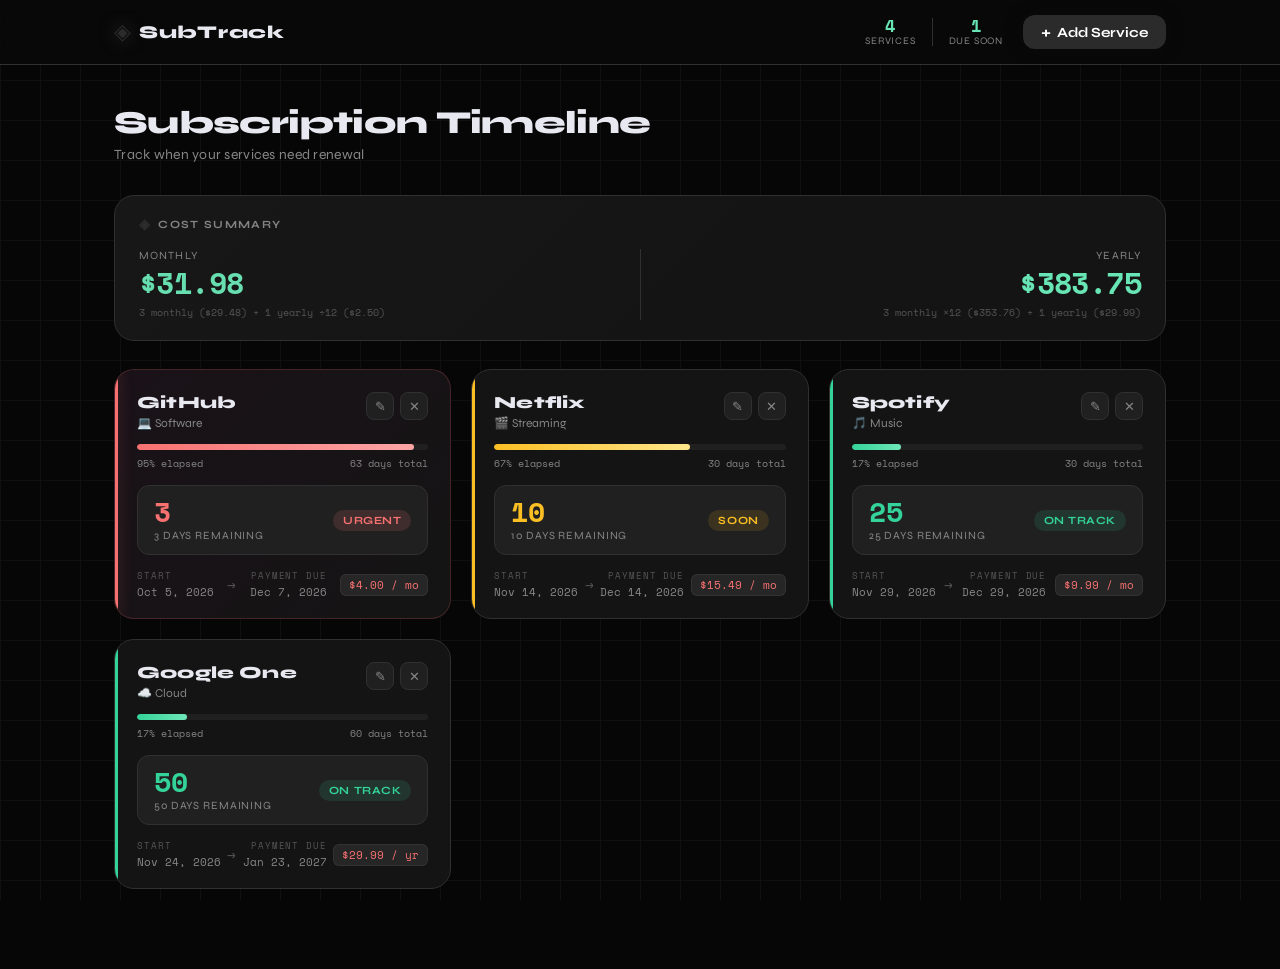
<file: apps/Tracking Purchased/index_original.html>
<!DOCTYPE html>
<html lang="en">
<head>
  <meta charset="UTF-8" />
  <meta name="viewport" content="width=device-width, initial-scale=1.0" />
  <title>SubTrack — Subscription Timeline</title>
  <link rel="stylesheet" href="style.css" />
  <link href="https://fonts.googleapis.com/css2?family=Space+Mono:ital,wght@0,400;0,700;1,400&family=Syne:wght@400;600;700;800&display=swap" rel="stylesheet" />
  
</head>
<body>

  <div class="bg-grid"></div>

  <header>
    <div class="header-inner">
      <div class="logo">
        <span class="logo-icon">◈</span>
        <span class="logo-text">SubTrack</span>
      </div>
      <div class="header-stats">
        <div class="stat">
          <span class="stat-num" id="totalCount">0</span>
          <span class="stat-label">Services</span>
        </div>
        <div class="stat-divider"></div>
        <div class="stat">
          <span class="stat-num" id="dueSoonCount">0</span>
          <span class="stat-label">Due Soon</span>
        </div>
      </div>
      <button class="add-btn" id="openModal">
        <span>+</span> Add Service
      </button>
    </div>
  </header>

  <main>
    <div class="timeline-header">
      <h1>Subscription Timeline</h1>
      <p class="subtitle">Track when your services need renewal</p>
    </div>

    <!-- Cost Summary Panel -->
    <div class="summary-panel" id="summaryPanel" style="display:none">
      <div class="summary-title">
        <span class="summary-icon">◈</span> Cost Summary
        <span class="summary-note" id="summaryNote"></span>
      </div>
      <div class="summary-grid">
        <div class="summary-card">
          <div class="summary-period">Monthly</div>
          <div class="summary-amount" id="sumMonthly">—</div>
          <div class="summary-breakdown" id="sumMonthlyBreak"></div>
        </div>
        <div class="summary-divider"></div>
        <div class="summary-card">
          <div class="summary-period">Yearly</div>
          <div class="summary-amount" id="sumYearly">—</div>
          <div class="summary-breakdown" id="sumYearlyBreak"></div>
        </div>
      </div>
    </div>

    <div id="emptyState" class="empty-state">
      <div class="empty-icon">◈</div>
      <p>No subscriptions tracked yet.</p>
      <span>Click "Add Service" to get started.</span>
    </div>

    <div class="cards-grid" id="cardsGrid"></div>
  </main>

  <!-- Modal -->
  <div class="modal-overlay" id="modalOverlay">
    <div class="modal">
      <div class="modal-header">
        <h2 id="modalTitle">Add Service</h2>
        <button class="modal-close" id="closeModal">✕</button>
      </div>
      <div class="modal-body">
        <div class="form-group">
          <label>Service / Website Name</label>
          <input type="text" id="inputName" placeholder="e.g. Netflix, Spotify…" />
        </div>
        <div class="form-row">
          <div class="form-group">
            <label>Start Date</label>
            <input type="date" id="inputStart" />
          </div>
          <div class="form-group">
            <label>Next Payment Date</label>
            <input type="date" id="inputEnd" />
          </div>
        </div>
        <div class="form-group">
          <label>Category</label>
          <select id="inputCategory">
            <option value="streaming">🎬 Streaming</option>
            <option value="music">🎵 Music</option>
            <option value="software">💻 Software</option>
            <option value="gaming">🎮 Gaming</option>
            <option value="news">📰 News / Media</option>
            <option value="cloud">☁️ Cloud Storage</option>
            <option value="other">◈ Other</option>
          </select>
        </div>
        <div class="form-row">
          <div class="form-group">
            <label>Cost (optional)</label>
            <input type="number" id="inputCost" placeholder="e.g. 9.99" min="0" step="0.01" />
          </div>
          <div class="form-group">
            <label>Billing Cycle</label>
            <select id="inputBilling">
              <option value="monthly">Monthly</option>
              <option value="yearly">Yearly</option>
              <option value="none">One-time / Other</option>
            </select>
          </div>
        </div>
        <div class="form-error" id="formError"></div>
        <button class="submit-btn" id="submitBtn">Save Service</button>
      </div>
    </div>
  </div>

  <script src="app.js"></script>
</body>
</html>
</file>
<file: theme.css>
/* ══════════════════════════════════════════════════════
   theme.css  –  Edit this file to change the whole portal
   ══════════════════════════════════════════════════════ */

:root {

  /* ── Fonts ─────────────────────────────────────────── */
  /* Import from Google Fonts or use system fonts        */
  --font-display : 'Nunito', 'Helvetica Neue', sans-serif;
  --font-body    : 'Nunito', 'Helvetica Neue', sans-serif;

  /* ── Font sizes ─────────────────────────────────────── */
  --size-title    : 2.8rem;
  --size-subtitle : 0.8rem;
  --size-label    : 1.05rem;
  --size-desc     : 0.82rem;

  /* ── Colors ─────────────────────────────────────────── */
  --bg            : #0f0f0f;          /* page background         */
  --text          : #e8f0eb;          /* default text            */
  --text-muted    : #4b4b4b;          /* header subtitle, footer */
  --accent        : #5c2897;          /* title / brand color     */

  /* ── Cards ──────────────────────────────────────────── */
  --card-bg            : #0a0a0a;
  --card-border        : 1px solid #292929;
  --card-shadow        : 0 2px 16px rgba(0,0,0,.35);
  --card-shadow-hover  : 0 12px 40px rgba(0, 0, 0, 0.18);
  --card-hover-overlay : linear-gradient(135deg, rgba(89, 0, 255, 0.3), rgba(106, 91, 238, 0.02));
  --card-label-color   : #e9f0e8;
  --card-desc-color    : #847a90;
  --card-padding       : 2.2rem 1.5rem;
  --card-min-height    : 160px;

  /* ── Grid ───────────────────────────────────────────── */
  --cols       : 4;        /* columns on desktop; auto-collapses on mobile */
  --gap        : 1.25rem;
  --max-width  : 1200px;

  /* ── Icons / Images ─────────────────────────────────── */
  --icon-size  : 2.6rem;
  --img-size   : 56px;

  /* ── Spacing ─────────────────────────────────────────── */
  --space-md   : 1.5rem;
  --space-xl   : 3rem;

  /* ── Corners ─────────────────────────────────────────── */
  --radius     : 14px;
}


/* ══════════════════════════════════════════════════════
   PRESET THEMES  –  Uncomment one block to apply it
   ══════════════════════════════════════════════════════

── LIGHT / CLEAN ─────────────────────────────────────
:root {
  --bg                 : #f4f5f7;
  --text               : #1a1d27;
  --text-muted         : #8a93a8;
  --accent             : #3b6ef0;
  --card-bg            : #ffffff;
  --card-border        : 1px solid #e2e5ef;
  --card-shadow        : 0 2px 12px rgba(0,0,0,.07);
  --card-shadow-hover  : 0 10px 32px rgba(59,110,240,.14);
  --card-hover-overlay : linear-gradient(135deg, rgba(59,110,240,.06), transparent);
  --card-label-color   : #1a1d27;
  --card-desc-color    : #8a93a8;
}

── WARM PAPER ────────────────────────────────────────
:root {
  --bg                 : #fdf6ec;
  --text               : #2d2219;
  --text-muted         : #a08060;
  --accent             : #c0622a;
  --card-bg            : #fff9f0;
  --card-border        : 1px solid #e8d9c5;
  --card-shadow        : 0 2px 10px rgba(80,40,10,.08);
  --card-shadow-hover  : 0 10px 30px rgba(192,98,42,.14);
  --card-hover-overlay : linear-gradient(135deg, rgba(192,98,42,.07), transparent);
  --card-label-color   : #2d2219;
  --card-desc-color    : #a08060;
  --font-display       : Georgia, serif;
}

── DEEP OCEAN ────────────────────────────────────────
:root {
  --bg                 : #050e1c;
  --text               : #c8dff7;
  --text-muted         : #4a6580;
  --accent             : #38bdf8;
  --card-bg            : #0a1929;
  --card-border        : 1px solid #112240;
  --card-shadow        : 0 2px 18px rgba(0,0,0,.5);
  --card-shadow-hover  : 0 12px 40px rgba(56,189,248,.2);
  --card-hover-overlay : linear-gradient(135deg, rgba(56,189,248,.1), transparent);
  --card-label-color   : #c8dff7;
  --card-desc-color    : #4a6580;
}

── HIGH CONTRAST / ACCESSIBLE ───────────────────────
:root {
  --bg                 : #000000;
  --text               : #ffffff;
  --text-muted         : #aaaaaa;
  --accent             : #ffdd00;
  --card-bg            : #111111;
  --card-border        : 2px solid #444444;
  --card-shadow        : none;
  --card-shadow-hover  : 0 0 0 3px #ffdd00;
  --card-hover-overlay : none;
  --card-label-color   : #ffffff;
  --card-desc-color    : #aaaaaa;
  --radius             : 4px;
}

══════════════════════════════════════════════════════ */
</file>
<file: apps/Calculator/styles.css>
:root {
    --bg:       #07090d;
    --surface:  #0e1318;
    --card:     #131920;
    --border:   #1c2635;
    --border-hi:#2a3a50;
    --accent:   #00d68f;
    --accent-d: #00a870;
    --accent-glow: rgba(0,214,143,0.12);
    --text:     #c8d6e5;
    --muted:    #4e6070;
    --font-num: 'JetBrains Mono', monospace;
}

body {
    background-color: var(--bg);
    color: var(--text);
    font-family: var(--font-num);
    margin: 0;
    padding: 20px;
    display: flex;
    justify-content: center;
    -webkit-font-smoothing: antialiased;
}

.container {
    max-width: 1200px;
    width: 100%;
}

.main-tabs {
    display: flex;
    justify-content: center;
    gap: 12px;
    margin-bottom: 20px; /* Tăng khoảng cách để dời giao diện xuống */
}

.content-vertical {
    display: flex;
    flex-direction: column;
    align-items: center;
    gap: 20px;
}

.calc-section {
    text-align: center;
}

.input-group {
    display: flex;
    flex-wrap: wrap;
    gap: 25px;
    margin-bottom: 20px;
    justify-content: center;
}

.input-group label {
    display: block;
    margin-bottom: 5px;
}

.input-group input {
    width: 80px;
    padding: 8px;
    border-radius: 4px;
    background-color: var(--accent-glow);
    color: var(--text);
    border: 1px solid #259774;
    font-family: var(--font-num);
    text-align: center;
    -webkit-appearance: none;
    appearance: none;
}

.input-group input::-webkit-inner-spin-button,
.input-group input::-webkit-outer-spin-button {
    -webkit-appearance: none;
    margin: 0;
}

.ratio-input-group {
    display: flex;
    flex-wrap: wrap;
    gap: 15px;
    margin-bottom: 20px;
    justify-content: center;
}

.ratio-input {
    width: 200px;
    height: 60px;
    padding: 8px;
    border-radius: 4px;
    background-color: var(--accent-glow);
    color: var(--text);
    border: 1px solid #259774;
    font-size: 2rem;
    font-weight: bold;
    text-align: center;
    -webkit-appearance: none;
    appearance: none;
}

.ratio-input::-webkit-inner-spin-button,
.ratio-input::-webkit-outer-spin-button {
    -webkit-appearance: none;
    margin: 0;
}

.keep-ratio-btn {
    padding: 10px 20px;
    background-color: #172a30;
    border: none;
    border-radius: 4px;
    color: var(--text);
    cursor: pointer;
    font-weight: bold;
    margin-bottom: 20px;
    font-family: var(--font-num);
}

.keep-ratio-btn.active {
    background-color: var(--accent);
    color: var(--muted);
}

.results-box {
    border: 2px solid #259774;
    border-radius: 4px;
    padding: 10px;
    text-align: center;
}

.results-box p {
    margin: 10px 0;
    color: #259774;
    font-size: 1.5rem;
    font-weight: bold;
}
</file>
<file: apps/Tracking Purchased/style.css>
/* =========================================
   SubTrack — Dark Theme Stylesheet
   ========================================= */

*, *::before, *::after {
  box-sizing: border-box;
  margin: 0;
  padding: 0;
}

:root {
  --bg:         #060606;
  --bg2:        #080808;
  --surface:    #141414;
  --surface2:   #202020;
  --border:     #303030;
  --accent:     #2b2b2b;
  --accent2:    #68e5b4;
  --accent-glow:rgba(20,20,20,0.18);
  --green:      #34d399;
  --yellow:     #fbbf24;
  --red:        #f87171;
  --text:       #e8e8f0;
  --text-muted: #868686;
  --text-dim:   #555555;
  --mono:       'Space Mono', monospace;
  --sans:       'Syne', sans-serif;
  --radius:     12px;
  --radius-lg:  20px;
}

body {
  background: var(--bg);
  color: var(--text);
  font-family: var(--sans);
  min-height: 100vh;
  overflow-x: hidden;
}

/* Background grid */
.bg-grid {
  position: fixed;
  inset: 0;
  background-image:
    linear-gradient(var(--border) 1px, transparent 1px),
    linear-gradient(90deg, var(--border) 1px, transparent 1px);
  background-size: 40px 40px;
  opacity: 0.25;
  pointer-events: none;
  z-index: 0;
}

/* ---- HEADER ---- */
header {
  position: sticky;
  top: 0;
  z-index: 100;
  background: rgba(10,10,10,0.85);
  backdrop-filter: blur(14px);
  border-bottom: 1px solid var(--border);
}

.header-inner {
  max-width: 1100px;
  margin: 0 auto;
  padding: 0 24px;
  height: 64px;
  display: flex;
  align-items: center;
  gap: 20px;
}

.logo {
  display: flex;
  align-items: center;
  gap: 8px;
  flex: 1;
}

.logo-icon {
  font-size: 22px;
  color: var(--accent);
  filter: drop-shadow(0 0 8px var(--accent));
}

.logo-text {
  font-family: var(--sans);
  font-weight: 800;
  font-size: 18px;
  letter-spacing: 0.04em;
  color: var(--text);
}

.header-stats {
  display: flex;
  align-items: center;
  gap: 16px;
}

.stat {
  display: flex;
  flex-direction: column;
  align-items: center;
  gap: 1px;
}

.stat-num {
  font-family: var(--mono);
  font-size: 17px;
  font-weight: 700;
  color: var(--accent2);
  line-height: 1;
}

.stat-label {
  font-size: 10px;
  letter-spacing: 0.08em;
  text-transform: uppercase;
  color: var(--text-muted);
}

.stat-divider {
  width: 1px;
  height: 28px;
  background: var(--border);
}

.add-btn {
  display: flex;
  align-items: center;
  gap: 6px;
  padding: 8px 18px;
  background: var(--accent);
  color: #fff;
  border: none;
  border-radius: var(--radius);
  font-family: var(--sans);
  font-weight: 700;
  font-size: 14px;
  cursor: pointer;
  transition: background 0.2s, box-shadow 0.2s, transform 0.15s;
  box-shadow: 0 0 20px var(--accent-glow);
}

.add-btn:hover {
  background: var(--accent2);
  box-shadow: 0 0 28px rgba(60,60,60,0.4);
  transform: translateY(-1px);
}

.add-btn span {
  font-size: 18px;
  line-height: 1;
}

/* ---- MAIN ---- */
main {
  position: relative;
  z-index: 1;
  max-width: 1100px;
  margin: 0 auto;
  padding: 40px 24px 80px;
}

.timeline-header {
  margin-bottom: 32px;
}

.timeline-header h1 {
  font-size: 32px;
  font-weight: 800;
  letter-spacing: -0.02em;
  line-height: 1.1;
}

.subtitle {
  margin-top: 6px;
  color: var(--text-muted);
  font-size: 14px;
  letter-spacing: 0.02em;
}

/* ---- EMPTY STATE ---- */
.empty-state {
  display: flex;
  flex-direction: column;
  align-items: center;
  justify-content: center;
  gap: 10px;
  padding: 80px 20px;
  color: var(--text-muted);
  text-align: center;
}

.empty-icon {
  font-size: 48px;
  color: var(--text-dim);
  margin-bottom: 8px;
}

.empty-state p {
  font-weight: 700;
  font-size: 16px;
  color: var(--text-dim);
}

.empty-state span {
  font-size: 13px;
  color: var(--text-dim);
}

/* ---- CARDS GRID ---- */
.cards-grid {
  display: grid;
  grid-template-columns: repeat(auto-fill, minmax(320px, 1fr));
  gap: 20px;
}

/* ---- CARD ---- */
.card {
  background: var(--surface);
  border: 1px solid var(--border);
  border-radius: var(--radius-lg);
  padding: 22px 22px 18px;
  position: relative;
  overflow: hidden;
  transition: transform 0.2s, box-shadow 0.2s;
  animation: cardIn 0.35s ease both;
}

@keyframes cardIn {
  from { opacity: 0; transform: translateY(16px); }
  to   { opacity: 1; transform: translateY(0); }
}

.card:hover {
  transform: translateY(-3px);
  box-shadow: 0 12px 40px rgba(0,0,0,0.4);
}

/* colored left bar */
.card::before {
  content: '';
  position: absolute;
  left: 0; top: 0; bottom: 0;
  width: 3px;
  border-radius: 4px 0 0 4px;
}

.card.status-ok::before    { background: var(--green); }
.card.status-warn::before  { background: var(--yellow); }
.card.status-urgent::before{ background: var(--red); box-shadow: 0 0 14px rgba(248,113,113,0.4); }

/* glow tint */
.card.status-urgent {
  border-color: rgba(248,113,113,0.2);
  background: linear-gradient(135deg, #1a1218, var(--surface));
}

.card-top {
  display: flex;
  align-items: flex-start;
  justify-content: space-between;
  margin-bottom: 14px;
}

.card-name {
  font-weight: 800;
  font-size: 17px;
  letter-spacing: 0.01em;
  color: var(--text);
}

.card-category {
  font-size: 12px;
  color: var(--text-muted);
  margin-top: 3px;
}

.card-actions {
  display: flex;
  gap: 6px;
}

.card-btn {
  background: var(--surface2);
  border: 1px solid var(--border);
  color: var(--text-muted);
  border-radius: 8px;
  width: 28px;
  height: 28px;
  cursor: pointer;
  font-size: 13px;
  display: flex; align-items: center; justify-content: center;
  transition: background 0.15s, color 0.15s;
}

.card-btn:hover { background: var(--border); color: var(--text); }
.card-btn.delete:hover { background: rgba(248,113,113,0.15); color: var(--red); border-color: var(--red); }

/* Progress bar */
.progress-wrap {
  margin-bottom: 14px;
}

.progress-bar-bg {
  width: 100%;
  height: 6px;
  background: var(--surface2);
  border-radius: 99px;
  overflow: hidden;
  margin-bottom: 6px;
}

.progress-bar-fill {
  height: 100%;
  border-radius: 99px;
  transition: width 0.6s ease;
}

.status-ok    .progress-bar-fill { background: linear-gradient(90deg, var(--green), #6ee7b7); }
.status-warn  .progress-bar-fill { background: linear-gradient(90deg, var(--yellow), #fde68a); }
.status-urgent .progress-bar-fill { background: linear-gradient(90deg, var(--red), #fca5a5); }

.progress-labels {
  display: flex;
  justify-content: space-between;
  font-family: var(--mono);
  font-size: 10px;
  color: var(--text-muted);
}

/* Countdown */
.countdown-wrap {
  display: flex;
  align-items: center;
  justify-content: space-between;
  background: var(--surface2);
  border-radius: var(--radius);
  padding: 12px 16px;
  margin-bottom: 14px;
  border: 1px solid var(--border);
}

.countdown-days {
  font-family: var(--mono);
  font-size: 28px;
  font-weight: 700;
  line-height: 1;
}

.status-ok     .countdown-days { color: var(--green); }
.status-warn   .countdown-days { color: var(--yellow); }
.status-urgent .countdown-days { color: var(--red); }

.countdown-label {
  font-size: 11px;
  color: var(--text-muted);
  margin-top: 3px;
  text-transform: uppercase;
  letter-spacing: 0.08em;
}

.countdown-badge {
  font-size: 11px;
  font-weight: 700;
  padding: 4px 10px;
  border-radius: 99px;
  letter-spacing: 0.05em;
}

.status-ok     .countdown-badge { background: rgba(52,211,153,0.12); color: var(--green); }
.status-warn   .countdown-badge { background: rgba(251,191,36,0.12);  color: var(--yellow); }
.status-urgent .countdown-badge { background: rgba(248,113,113,0.14); color: var(--red); }

/* Dates row */
.dates-row {
  display: flex;
  justify-content: space-between;
  align-items: center;
  font-family: var(--mono);
  font-size: 11px;
  color: var(--text-muted);
}

.date-item { display: flex; flex-direction: column; gap: 2px; }
.date-item .date-lbl { font-size: 9px; text-transform: uppercase; letter-spacing: 0.1em; color: var(--text-dim); }
.date-item .date-val { color: var(--text-muted); }

.dates-arrow { color: var(--text-dim); font-size: 14px; }

.cost-tag {
  font-family: var(--mono);
  font-size: 11px;
  color: var(--red);
  background: rgba(200,200,200,0.1);
  border: 1px solid rgba(100,100,100,0.2);
  border-radius: 6px;
  padding: 2px 8px;
}

/* ---- MODAL ---- */
.modal-overlay {
  display: none;
  position: fixed;
  inset: 0;
  background: rgba(0,0,0,0.7);
  backdrop-filter: blur(6px);
  z-index: 200;
  align-items: center;
  justify-content: center;
  padding: 20px;
}

.modal-overlay.open { display: flex; }

.modal {
  background: var(--surface);
  border: 1px solid var(--border);
  border-radius: var(--radius-lg);
  width: 100%;
  max-width: 480px;
  box-shadow: 0 24px 80px rgba(0,0,0,0.6);
  animation: modalIn 0.25s ease;
}

@keyframes modalIn {
  from { opacity:0; transform: scale(0.95) translateY(10px); }
  to   { opacity:1; transform: scale(1) translateY(0); }
}

.modal-header {
  display: flex;
  align-items: center;
  justify-content: space-between;
  padding: 20px 24px 0;
}

.modal-header h2 {
  font-weight: 800;
  font-size: 20px;
  letter-spacing: -0.01em;
}

.modal-close {
  background: var(--surface2);
  border: 1px solid var(--border);
  color: var(--text-muted);
  border-radius: 8px;
  width: 32px; height: 32px;
  cursor: pointer;
  font-size: 14px;
  display: flex; align-items: center; justify-content: center;
  transition: background 0.15s, color 0.15s;
}

.modal-close:hover { background: rgba(248,113,113,0.1); color: var(--red); }

.modal-body {
  padding: 20px 24px 24px;
  display: flex;
  flex-direction: column;
  gap: 16px;
}

.form-group {
  display: flex;
  flex-direction: column;
  gap: 6px;
}

.form-row {
  display: grid;
  grid-template-columns: 1fr 1fr;
  gap: 12px;
}

label {
  font-size: 12px;
  font-weight: 700;
  text-transform: uppercase;
  letter-spacing: 0.08em;
  color: var(--text-muted);
}

input, select {
  background: var(--surface2);
  border: 1px solid var(--border);
  color: var(--text);
  border-radius: var(--radius);
  padding: 10px 14px;
  font-family: var(--sans);
  font-size: 14px;
  outline: none;
  transition: border-color 0.2s, box-shadow 0.2s;
  width: 100%;
}

input::placeholder { color: var(--text-dim); }

input:focus, select:focus {
  border-color: var(--accent);
  box-shadow: 0 0 0 3px var(--accent-glow);
}

select option { background: var(--surface2); }

.form-error {
  font-size: 12px;
  color: var(--red);
  min-height: 16px;
}

.submit-btn {
  background: var(--accent);
  color: #fff;
  border: none;
  border-radius: var(--radius);
  padding: 12px;
  font-family: var(--sans);
  font-weight: 700;
  font-size: 15px;
  cursor: pointer;
  transition: background 0.2s, box-shadow 0.2s, transform 0.15s;
  box-shadow: 0 0 20px var(--accent-glow);
}

.submit-btn:hover {
  background: var(--accent2);
  transform: translateY(-1px);
  box-shadow: 0 0 28px rgba(60,60,60,0.4);
}

/* ---- COST SUMMARY PANEL ---- */
.summary-panel {
  background: var(--surface);
  border: 1px solid var(--border);
  border-radius: var(--radius-lg);
  padding: 20px 24px;
  margin-bottom: 28px;
  position: relative;
  overflow: hidden;
}

.summary-panel::after {
  content: '';
  position: absolute;
  inset: 0;
  background: linear-gradient(135deg, rgba(80,80,80,0.06), transparent 60%);
  pointer-events: none;
}

.summary-title {
  font-size: 11px;
  font-weight: 700;
  text-transform: uppercase;
  letter-spacing: 0.12em;
  color: var(--text-muted);
  margin-bottom: 16px;
  display: flex;
  align-items: center;
  gap: 7px;
}

.summary-title .summary-icon {
  color: var(--accent);
  font-size: 14px;
}

.summary-note {
  font-weight: 400;
  text-transform: none;
  letter-spacing: 0;
  color: var(--text-dim);
  font-size: 11px;
  margin-left: auto;
}

.summary-grid {
  display: flex;
  align-items: stretch;
  gap: 0;
}

.summary-card {
  flex: 1;
  display: flex;
  flex-direction: column;
  gap: 4px;
}

.summary-card:last-child {
  align-items: flex-end;
  text-align: right;
}

.summary-period {
  font-size: 11px;
  text-transform: uppercase;
  letter-spacing: 0.1em;
  color: var(--text-muted);
}

.summary-amount {
  font-family: var(--mono);
  font-size: 30px;
  font-weight: 700;
  color: var(--accent2);
  line-height: 1.1;
  letter-spacing: -0.02em;
}

.summary-breakdown {
  font-family: var(--mono);
  font-size: 10px;
  color: var(--text-dim);
  margin-top: 2px;
}

.summary-divider {
  width: 1px;
  background: var(--border);
  margin: 0 24px;
  align-self: stretch;
}

/* ---- RESPONSIVE ---- */
@media (max-width: 600px) {
  .header-stats { display: none; }
  .form-row { grid-template-columns: 1fr; }
  .cards-grid { grid-template-columns: 1fr; }
  .timeline-header h1 { font-size: 24px; }
  .summary-amount { font-size: 22px; }
  .summary-divider { margin: 0 16px; }
}

/* Scrollbar */
::-webkit-scrollbar { width: 6px; }
::-webkit-scrollbar-track { background: var(--bg); }
::-webkit-scrollbar-thumb { background: var(--border); border-radius: 99px; }
::-webkit-scrollbar-thumb:hover { background: var(--accent); }

/* Date input color fix */
input[type="date"]::-webkit-calendar-picker-indicator {
  filter: invert(0.5);
  cursor: pointer;
}
</file>
